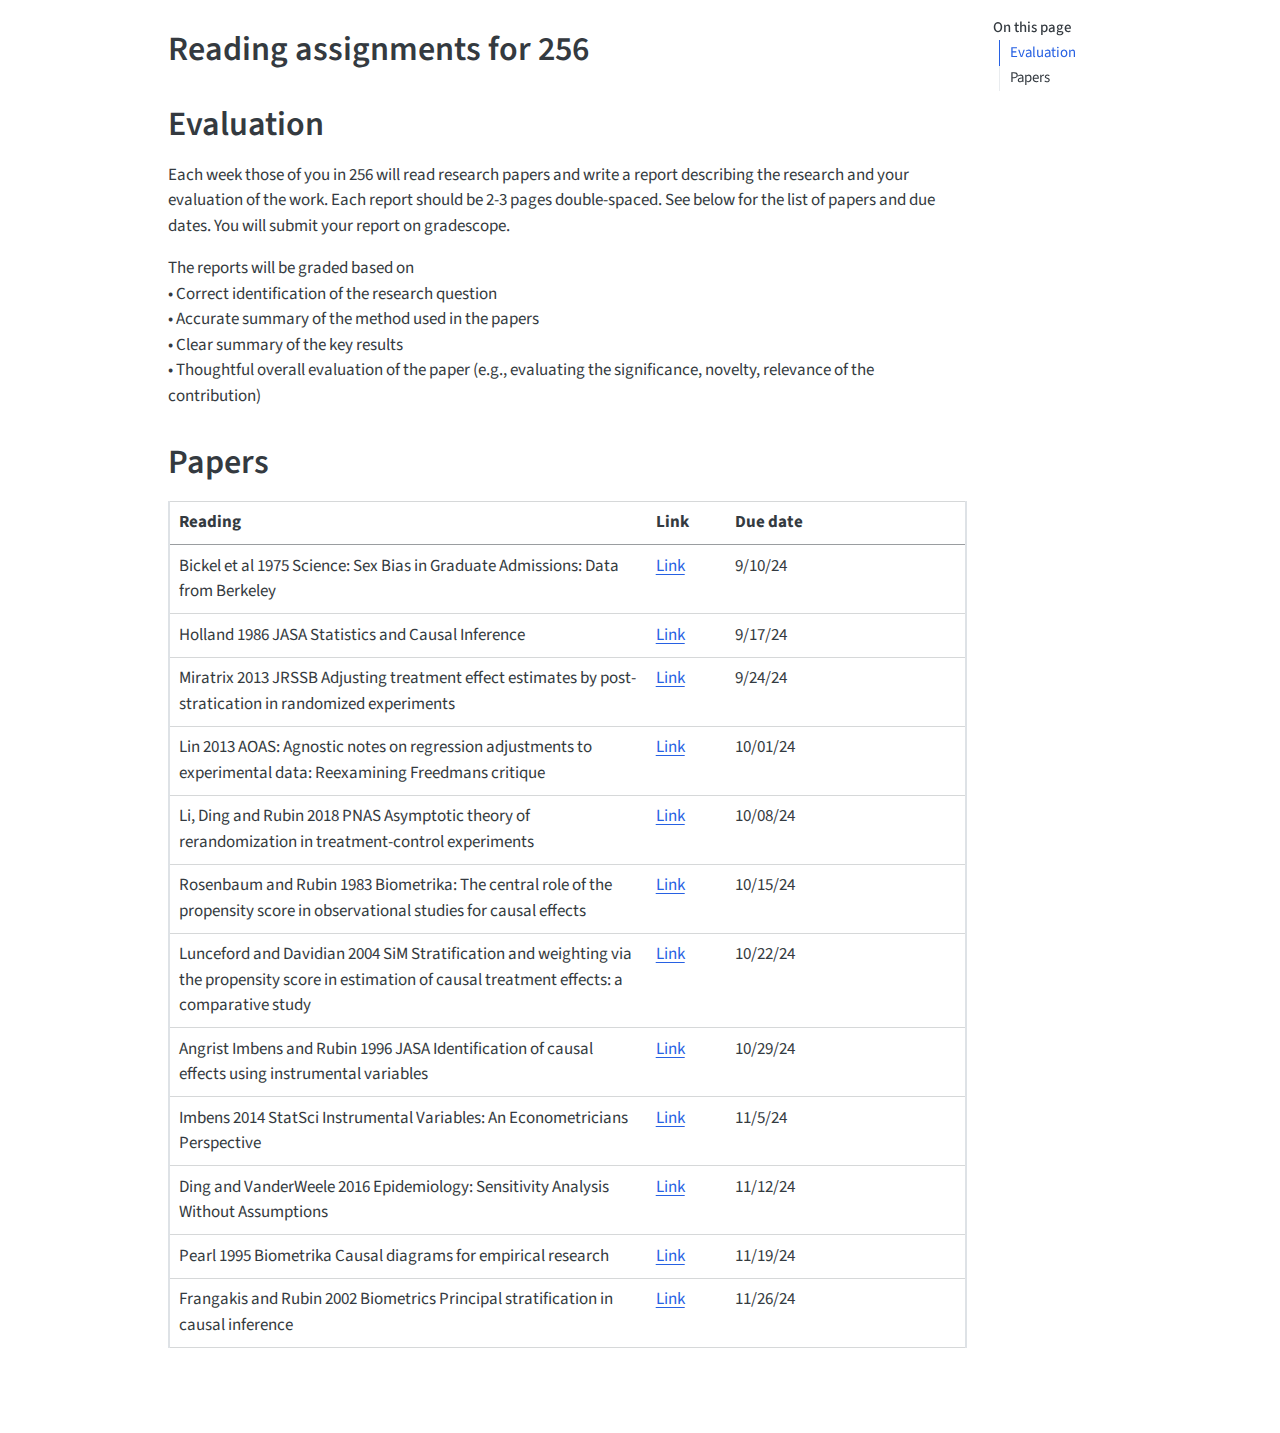
<file: assignments.html>
<!DOCTYPE html>
<html xmlns="http://www.w3.org/1999/xhtml" lang="en" xml:lang="en"><head>

<meta charset="utf-8">
<meta name="generator" content="quarto-1.9.37">

<meta name="viewport" content="width=device-width, initial-scale=1.0, user-scalable=yes">


<title>Reading assignments for 256</title>
<style>
/* Default styles provided by pandoc.
** See https://pandoc.org/MANUAL.html#variables-for-html for config info.
*/
code{white-space: pre-wrap;}
span.smallcaps{font-variant: small-caps;}
div.columns{display: flex; gap: min(4vw, 1.5em);}
div.column{flex: auto; overflow-x: auto;}
div.hanging-indent{margin-left: 1.5em; text-indent: -1.5em;}
ul.task-list{list-style: none;}
ul.task-list li input[type="checkbox"] {
  width: 0.8em;
  margin: 0 0.8em 0.2em -1em; /* quarto-specific, see https://github.com/quarto-dev/quarto-cli/issues/4556 */ 
  vertical-align: middle;
}
</style>


<script src="site_libs/quarto-nav/quarto-nav.js"></script>
<script src="site_libs/quarto-nav/headroom.min.js"></script>
<script src="site_libs/clipboard/clipboard.min.js"></script>
<script src="site_libs/quarto-search/autocomplete.umd.js"></script>
<script src="site_libs/quarto-search/fuse.min.js"></script>
<script src="site_libs/quarto-search/quarto-search.js"></script>
<meta name="quarto:offset" content="./">
<script src="site_libs/quarto-html/quarto.js" type="module"></script>
<script src="site_libs/quarto-html/tabsets/tabsets.js" type="module"></script>
<script src="site_libs/quarto-html/popper.min.js"></script>
<script src="site_libs/quarto-html/tippy.umd.min.js"></script>
<script src="site_libs/quarto-html/anchor.min.js"></script>
<link href="site_libs/quarto-html/tippy.css" rel="stylesheet">
<link href="site_libs/quarto-html/quarto-syntax-highlighting-7f8f88aac4f3542376d5c11b86a4c14d.css" rel="stylesheet" id="quarto-text-highlighting-styles">
<script src="site_libs/bootstrap/bootstrap.min.js"></script>
<link href="site_libs/bootstrap/bootstrap-icons.css" rel="stylesheet">
<link href="site_libs/bootstrap/bootstrap-bfc81c90a4e668f7cc6782dca231ae32.min.css" rel="stylesheet" append-hash="true" id="quarto-bootstrap" data-mode="light">
<script id="quarto-search-options" type="application/json">{
  "location": "sidebar",
  "copy-button": false,
  "collapse-after": 3,
  "panel-placement": "start",
  "type": "textbox",
  "limit": 50,
  "keyboard-shortcut": [
    "f",
    "/",
    "s"
  ],
  "show-item-context": false,
  "language": {
    "search-no-results-text": "No results",
    "search-matching-documents-text": "matching documents",
    "search-copy-link-title": "Copy link to search",
    "search-hide-matches-text": "Hide additional matches",
    "search-more-match-text": "more match in this document",
    "search-more-matches-text": "more matches in this document",
    "search-clear-button-title": "Clear",
    "search-text-placeholder": "",
    "search-detached-cancel-button-title": "Cancel",
    "search-submit-button-title": "Submit",
    "search-label": "Search"
  }
}</script>
<script async="" src="https://www.googletagmanager.com/gtag/js?id=G-QR6SS0MKFJ"></script>

<script type="text/javascript">

window.dataLayer = window.dataLayer || [];
function gtag(){dataLayer.push(arguments);}
gtag('js', new Date());
gtag('config', 'G-QR6SS0MKFJ', { 'anonymize_ip': true});
</script>
<script async="" src="https://siteimproveanalytics.com/js/siteanalyze_6294756.js"></script>


<link rel="stylesheet" href="assets/styles.css">
</head>

<body class="quarto-light">

<div id="quarto-search-results"></div>
<!-- content -->
<div id="quarto-content" class="quarto-container page-columns page-rows-contents page-layout-article">
<!-- sidebar -->
<!-- margin-sidebar -->
    <div id="quarto-margin-sidebar" class="sidebar margin-sidebar">
        <nav id="TOC" role="doc-toc" class="toc-active">
    <h2 id="toc-title">On this page</h2>
   
  <ul>
  <li><a href="#evaluation" id="toc-evaluation" class="nav-link active" data-scroll-target="#evaluation">Evaluation</a></li>
  <li><a href="#papers" id="toc-papers" class="nav-link" data-scroll-target="#papers">Papers</a></li>
  </ul>
</nav>
    </div>
<!-- main -->
<main class="content" id="quarto-document-content">

<header id="title-block-header" class="quarto-title-block default">
<div class="quarto-title">
<h1 class="title">Reading assignments for 256</h1>
</div>



<div class="quarto-title-meta">

    
  
    
  </div>
  


</header>


<section id="evaluation" class="level1">
<h1>Evaluation</h1>
<p>Each week those of you in 256 will read research papers and write a report describing the research and your evaluation of the work. Each report should be 2-3 pages double-spaced. See below for the list of papers and due dates. You will submit your report on gradescope.</p>
<p>The reports will be graded based on <br> • Correct identification of the research question <br> • Accurate summary of the method used in the papers <br> • Clear summary of the key results <br> • Thoughtful overall evaluation of the paper (e.g., evaluating the significance, novelty, relevance of the contribution)</p>
</section>
<section id="papers" class="level1">
<h1>Papers</h1>
<table class="caption-top table">
<thead>
<tr class="header">
<th>Reading</th>
<th>Link</th>
<th>Due date</th>
</tr>
</thead>
<tbody>
<tr class="odd">
<td>Bickel et al 1975 Science: Sex Bias in Graduate Admissions: Data from Berkeley</td>
<td><a href="https://www.jstor.org/stable/pdf/1739581.pdf">Link</a></td>
<td>9/10/24</td>
</tr>
<tr class="even">
<td>Holland 1986 JASA Statistics and Causal Inference</td>
<td><a href="https://www.cs.columbia.edu/~blei/fogm/2022F/readings/Holland1986.pdf">Link</a></td>
<td>9/17/24</td>
</tr>
<tr class="odd">
<td>Miratrix 2013 JRSSB Adjusting treatment effect estimates by post-stratication in randomized experiments</td>
<td><a href="https://rss.onlinelibrary.wiley.com/doi/full/10.1111/j.1467-9868.2012.01048.x">Link</a></td>
<td>9/24/24</td>
</tr>
<tr class="even">
<td>Lin 2013 AOAS: Agnostic notes on regression adjustments to experimental data: Reexamining Freedmans critique</td>
<td><a href="https://projecteuclid.org/journals/annals-of-applied-statistics/volume-7/issue-1/Agnostic-notes-on-regression-adjustments-to-experimental-data--Reexamining/10.1214/12-AOAS583.full">Link</a></td>
<td>10/01/24</td>
</tr>
<tr class="odd">
<td>Li, Ding and Rubin 2018 PNAS Asymptotic theory of rerandomization in treatment-control experiments</td>
<td><a href="https://www.pnas.org/doi/pdf/10.1073/pnas.1808191115">Link</a></td>
<td>10/08/24</td>
</tr>
<tr class="even">
<td>Rosenbaum and Rubin 1983 Biometrika: The central role of the propensity score in observational studies for causal effects</td>
<td><a href="https://academic.oup.com/biomet/article/70/1/41/240879">Link</a></td>
<td>10/15/24</td>
</tr>
<tr class="odd">
<td>Lunceford and Davidian 2004 SiM Stratification and weighting via the propensity score in estimation of causal treatment effects: a comparative study</td>
<td><a href="https://onlinelibrary.wiley.com/doi/abs/10.1002/sim.1903?casa_token=rgWl1UEJxzQAAAAA%3AvcGTYNxR0YAZxnbFWLG4gicJmRhas5fgjoem6XxjOGvKXefH_AdCOjVibOyn2s-vaUXeG3S8lTcI9-U3">Link</a></td>
<td>10/22/24</td>
</tr>
<tr class="even">
<td>Angrist Imbens and Rubin 1996 JASA Identification of causal effects using instrumental variables</td>
<td><a href="https://www.researchgate.net/profile/Joshua-Angrist/publication/38414432_Identification_of_Causal_Effects_Using_Instrumental_Variables_Rejoinder/links/00b4953344a9c27a25000000/Identification-of-Causal-Effects-Using-Instrumental-Variables-Rejoinder.pdf">Link</a></td>
<td>10/29/24</td>
</tr>
<tr class="odd">
<td>Imbens 2014 StatSci Instrumental Variables: An Econometricians Perspective</td>
<td><a href="https://projecteuclid.org/journals/statistical-science/volume-29/issue-3/Instrumental-Variables-An-Econometricians-Perspective/10.1214/14-STS480.full">Link</a></td>
<td>11/5/24</td>
</tr>
<tr class="even">
<td>Ding and VanderWeele 2016 Epidemiology: Sensitivity Analysis Without Assumptions</td>
<td><a href="https://journals.lww.com/epidem/FullText/2016/05000/Sensitivity_Analysis_Without_Assumptions.11.aspx">Link</a></td>
<td>11/12/24</td>
</tr>
<tr class="odd">
<td>Pearl 1995 Biometrika Causal diagrams for empirical research</td>
<td><a href="https://www.jstor.org/stable/2337329">Link</a></td>
<td>11/19/24</td>
</tr>
<tr class="even">
<td>Frangakis and Rubin 2002 Biometrics Principal stratification in causal inference</td>
<td><a href="https://onlinelibrary.wiley.com/doi/abs/10.1111/j.0006-341X.2002.00021.x">Link</a></td>
<td>11/26/24</td>
</tr>
</tbody>
</table>


</section>

</main> <!-- /main -->
<script id="quarto-html-after-body" type="application/javascript">
  window.document.addEventListener("DOMContentLoaded", function (event) {
    const icon = "";
    const anchorJS = new window.AnchorJS();
    anchorJS.options = {
      placement: 'right',
      icon: icon
    };
    anchorJS.add('.anchored');
    const isCodeAnnotation = (el) => {
      for (const clz of el.classList) {
        if (clz.startsWith('code-annotation-')) {                     
          return true;
        }
      }
      return false;
    }
    const onCopySuccess = function(e) {
      // button target
      const button = e.trigger;
      // don't keep focus
      button.blur();
      // flash "checked"
      button.classList.add('code-copy-button-checked');
      var currentTitle = button.getAttribute("title");
      button.setAttribute("title", "Copied!");
      let tooltip;
      if (window.bootstrap) {
        button.setAttribute("data-bs-toggle", "tooltip");
        button.setAttribute("data-bs-placement", "left");
        button.setAttribute("data-bs-title", "Copied!");
        tooltip = new bootstrap.Tooltip(button, 
          { trigger: "manual", 
            customClass: "code-copy-button-tooltip",
            offset: [0, -8]});
        tooltip.show();    
      }
      setTimeout(function() {
        if (tooltip) {
          tooltip.hide();
          button.removeAttribute("data-bs-title");
          button.removeAttribute("data-bs-toggle");
          button.removeAttribute("data-bs-placement");
        }
        button.setAttribute("title", currentTitle);
        button.classList.remove('code-copy-button-checked');
      }, 1000);
      // clear code selection
      e.clearSelection();
    }
    const getTextToCopy = function(trigger) {
      const outerScaffold = trigger.parentElement.cloneNode(true);
      const codeEl = outerScaffold.querySelector('code');
      for (const childEl of codeEl.children) {
        if (isCodeAnnotation(childEl)) {
          childEl.remove();
        }
      }
      return codeEl.innerText;
    }
    const clipboard = new window.ClipboardJS('.code-copy-button:not([data-in-quarto-modal])', {
      text: getTextToCopy
    });
    clipboard.on('success', onCopySuccess);
    if (window.document.getElementById('quarto-embedded-source-code-modal')) {
      const clipboardModal = new window.ClipboardJS('.code-copy-button[data-in-quarto-modal]', {
        text: getTextToCopy,
        container: window.document.getElementById('quarto-embedded-source-code-modal')
      });
      clipboardModal.on('success', onCopySuccess);
    }
      var localhostRegex = new RegExp(/^(?:http|https):\/\/localhost\:?[0-9]*\//);
      var mailtoRegex = new RegExp(/^mailto:/);
        var filterRegex = new RegExp("https:\/\/stat215b\.berkeley\.edu\/spring-2026\/");
      var isInternal = (href) => {
          return filterRegex.test(href) || localhostRegex.test(href) || mailtoRegex.test(href);
      }
      // Inspect non-navigation links and adorn them if external
     var links = window.document.querySelectorAll('a[href]:not(.nav-link):not(.navbar-brand):not(.toc-action):not(.sidebar-link):not(.sidebar-item-toggle):not(.pagination-link):not(.no-external):not([aria-hidden]):not(.dropdown-item):not(.quarto-navigation-tool):not(.about-link)');
      for (var i=0; i<links.length; i++) {
        const link = links[i];
        if (!isInternal(link.href)) {
          // undo the damage that might have been done by quarto-nav.js in the case of
          // links that we want to consider external
          if (link.dataset.originalHref !== undefined) {
            link.href = link.dataset.originalHref;
          }
        }
      }
    function tippyHover(el, contentFn, onTriggerFn, onUntriggerFn) {
      const config = {
        allowHTML: true,
        maxWidth: 500,
        delay: 100,
        arrow: false,
        appendTo: function(el) {
            return el.parentElement;
        },
        interactive: true,
        interactiveBorder: 10,
        theme: 'quarto',
        placement: 'bottom-start',
      };
      if (contentFn) {
        config.content = contentFn;
      }
      if (onTriggerFn) {
        config.onTrigger = onTriggerFn;
      }
      if (onUntriggerFn) {
        config.onUntrigger = onUntriggerFn;
      }
      window.tippy(el, config); 
    }
    const noterefs = window.document.querySelectorAll('a[role="doc-noteref"]');
    for (var i=0; i<noterefs.length; i++) {
      const ref = noterefs[i];
      tippyHover(ref, function() {
        // use id or data attribute instead here
        let href = ref.getAttribute('data-footnote-href') || ref.getAttribute('href');
        try { href = new URL(href).hash; } catch {}
        const id = href.replace(/^#\/?/, "");
        const note = window.document.getElementById(id);
        if (note) {
          return note.innerHTML;
        } else {
          return "";
        }
      });
    }
    const xrefs = window.document.querySelectorAll('a.quarto-xref');
    const processXRef = (id, note) => {
      // Strip column container classes
      const stripColumnClz = (el) => {
        el.classList.remove("page-full", "page-columns");
        if (el.children) {
          for (const child of el.children) {
            stripColumnClz(child);
          }
        }
      }
      stripColumnClz(note)
      if (id === null || id.startsWith('sec-')) {
        // Special case sections, only their first couple elements
        const container = document.createElement("div");
        if (note.children && note.children.length > 2) {
          container.appendChild(note.children[0].cloneNode(true));
          for (let i = 1; i < note.children.length; i++) {
            const child = note.children[i];
            if (child.tagName === "P" && child.innerText === "") {
              continue;
            } else {
              container.appendChild(child.cloneNode(true));
              break;
            }
          }
          if (window.Quarto?.typesetMath) {
            window.Quarto.typesetMath(container);
          }
          return container.innerHTML
        } else {
          if (window.Quarto?.typesetMath) {
            window.Quarto.typesetMath(note);
          }
          return note.innerHTML;
        }
      } else {
        // Remove any anchor links if they are present
        const anchorLink = note.querySelector('a.anchorjs-link');
        if (anchorLink) {
          anchorLink.remove();
        }
        if (window.Quarto?.typesetMath) {
          window.Quarto.typesetMath(note);
        }
        if (note.classList.contains("callout")) {
          return note.outerHTML;
        } else {
          return note.innerHTML;
        }
      }
    }
    for (var i=0; i<xrefs.length; i++) {
      const xref = xrefs[i];
      tippyHover(xref, undefined, function(instance) {
        instance.disable();
        let url = xref.getAttribute('href');
        let hash = undefined; 
        if (url.startsWith('#')) {
          hash = url;
        } else {
          try { hash = new URL(url).hash; } catch {}
        }
        if (hash) {
          const id = hash.replace(/^#\/?/, "");
          const note = window.document.getElementById(id);
          if (note !== null) {
            try {
              const html = processXRef(id, note.cloneNode(true));
              instance.setContent(html);
            } finally {
              instance.enable();
              instance.show();
            }
          } else {
            // See if we can fetch this
            fetch(url.split('#')[0])
            .then(res => res.text())
            .then(html => {
              const parser = new DOMParser();
              const htmlDoc = parser.parseFromString(html, "text/html");
              const note = htmlDoc.getElementById(id);
              if (note !== null) {
                const html = processXRef(id, note);
                instance.setContent(html);
              } 
            }).finally(() => {
              instance.enable();
              instance.show();
            });
          }
        } else {
          // See if we can fetch a full url (with no hash to target)
          // This is a special case and we should probably do some content thinning / targeting
          fetch(url)
          .then(res => res.text())
          .then(html => {
            const parser = new DOMParser();
            const htmlDoc = parser.parseFromString(html, "text/html");
            const note = htmlDoc.querySelector('main.content');
            if (note !== null) {
              // This should only happen for chapter cross references
              // (since there is no id in the URL)
              // remove the first header
              if (note.children.length > 0 && note.children[0].tagName === "HEADER") {
                note.children[0].remove();
              }
              const html = processXRef(null, note);
              instance.setContent(html);
            } 
          }).finally(() => {
            instance.enable();
            instance.show();
          });
        }
      }, function(instance) {
      });
    }
        let selectedAnnoteEl;
        const selectorForAnnotation = ( cell, annotation) => {
          let cellAttr = 'data-code-cell="' + cell + '"';
          let lineAttr = 'data-code-annotation="' +  annotation + '"';
          const selector = 'span[' + cellAttr + '][' + lineAttr + ']';
          return selector;
        }
        const selectCodeLines = (annoteEl) => {
          const doc = window.document;
          const targetCell = annoteEl.getAttribute("data-target-cell");
          const targetAnnotation = annoteEl.getAttribute("data-target-annotation");
          const annoteSpan = window.document.querySelector(selectorForAnnotation(targetCell, targetAnnotation));
          const lines = annoteSpan.getAttribute("data-code-lines").split(",");
          const lineIds = lines.map((line) => {
            return targetCell + "-" + line;
          })
          let top = null;
          let height = null;
          let parent = null;
          if (lineIds.length > 0) {
              //compute the position of the single el (top and bottom and make a div)
              const el = window.document.getElementById(lineIds[0]);
              top = el.offsetTop;
              height = el.offsetHeight;
              parent = el.parentElement.parentElement;
            if (lineIds.length > 1) {
              const lastEl = window.document.getElementById(lineIds[lineIds.length - 1]);
              const bottom = lastEl.offsetTop + lastEl.offsetHeight;
              height = bottom - top;
            }
            if (top !== null && height !== null && parent !== null) {
              // cook up a div (if necessary) and position it 
              let div = window.document.getElementById("code-annotation-line-highlight");
              if (div === null) {
                div = window.document.createElement("div");
                div.setAttribute("id", "code-annotation-line-highlight");
                div.style.position = 'absolute';
                parent.appendChild(div);
              }
              div.style.top = top - 2 + "px";
              div.style.height = height + 4 + "px";
              div.style.left = 0;
              let gutterDiv = window.document.getElementById("code-annotation-line-highlight-gutter");
              if (gutterDiv === null) {
                gutterDiv = window.document.createElement("div");
                gutterDiv.setAttribute("id", "code-annotation-line-highlight-gutter");
                gutterDiv.style.position = 'absolute';
                const codeCell = window.document.getElementById(targetCell);
                const gutter = codeCell.querySelector('.code-annotation-gutter');
                gutter.appendChild(gutterDiv);
              }
              gutterDiv.style.top = top - 2 + "px";
              gutterDiv.style.height = height + 4 + "px";
            }
            selectedAnnoteEl = annoteEl;
          }
        };
        const unselectCodeLines = () => {
          const elementsIds = ["code-annotation-line-highlight", "code-annotation-line-highlight-gutter"];
          elementsIds.forEach((elId) => {
            const div = window.document.getElementById(elId);
            if (div) {
              div.remove();
            }
          });
          selectedAnnoteEl = undefined;
        };
          // Handle positioning of the toggle
      window.addEventListener(
        "resize",
        throttle(() => {
          elRect = undefined;
          if (selectedAnnoteEl) {
            selectCodeLines(selectedAnnoteEl);
          }
        }, 10)
      );
      function throttle(fn, ms) {
      let throttle = false;
      let timer;
        return (...args) => {
          if(!throttle) { // first call gets through
              fn.apply(this, args);
              throttle = true;
          } else { // all the others get throttled
              if(timer) clearTimeout(timer); // cancel #2
              timer = setTimeout(() => {
                fn.apply(this, args);
                timer = throttle = false;
              }, ms);
          }
        };
      }
        // Attach click handler to the DT
        const annoteDls = window.document.querySelectorAll('dt[data-target-cell]');
        for (const annoteDlNode of annoteDls) {
          annoteDlNode.addEventListener('click', (event) => {
            const clickedEl = event.target;
            if (clickedEl !== selectedAnnoteEl) {
              unselectCodeLines();
              const activeEl = window.document.querySelector('dt[data-target-cell].code-annotation-active');
              if (activeEl) {
                activeEl.classList.remove('code-annotation-active');
              }
              selectCodeLines(clickedEl);
              clickedEl.classList.add('code-annotation-active');
            } else {
              // Unselect the line
              unselectCodeLines();
              clickedEl.classList.remove('code-annotation-active');
            }
          });
        }
    const findCites = (el) => {
      const parentEl = el.parentElement;
      if (parentEl) {
        const cites = parentEl.dataset.cites;
        if (cites) {
          return {
            el,
            cites: cites.split(' ')
          };
        } else {
          return findCites(el.parentElement)
        }
      } else {
        return undefined;
      }
    };
    var bibliorefs = window.document.querySelectorAll('a[role="doc-biblioref"]');
    for (var i=0; i<bibliorefs.length; i++) {
      const ref = bibliorefs[i];
      const citeInfo = findCites(ref);
      if (citeInfo) {
        tippyHover(citeInfo.el, function() {
          var popup = window.document.createElement('div');
          citeInfo.cites.forEach(function(cite) {
            var citeDiv = window.document.createElement('div');
            citeDiv.classList.add('hanging-indent');
            citeDiv.classList.add('csl-entry');
            var biblioDiv = window.document.getElementById('ref-' + cite);
            if (biblioDiv) {
              citeDiv.innerHTML = biblioDiv.innerHTML;
            }
            popup.appendChild(citeDiv);
          });
          return popup.innerHTML;
        });
      }
    }
  });
  </script>
</div> <!-- /content -->




</body></html>
</file>
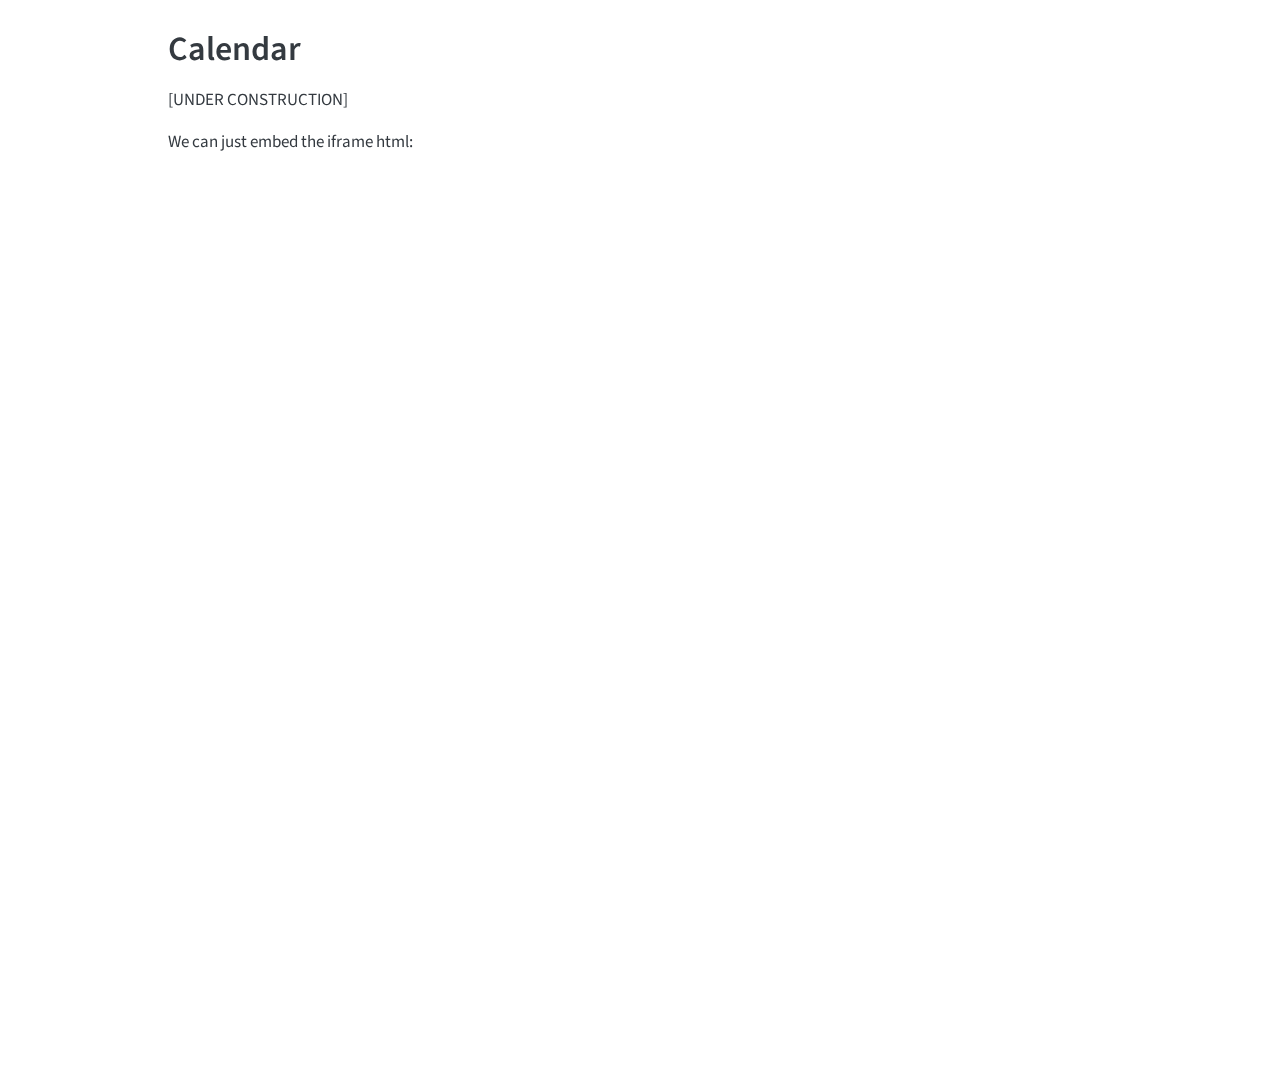
<file: calendar.html>
<!DOCTYPE html>
<html xmlns="http://www.w3.org/1999/xhtml" lang="en" xml:lang="en"><head>

<meta charset="utf-8">
<meta name="generator" content="quarto-1.9.37">

<meta name="viewport" content="width=device-width, initial-scale=1.0, user-scalable=yes">


<title>Calendar</title>
<style>
/* Default styles provided by pandoc.
** See https://pandoc.org/MANUAL.html#variables-for-html for config info.
*/
code{white-space: pre-wrap;}
span.smallcaps{font-variant: small-caps;}
div.columns{display: flex; gap: min(4vw, 1.5em);}
div.column{flex: auto; overflow-x: auto;}
div.hanging-indent{margin-left: 1.5em; text-indent: -1.5em;}
ul.task-list{list-style: none;}
ul.task-list li input[type="checkbox"] {
  width: 0.8em;
  margin: 0 0.8em 0.2em -1em; /* quarto-specific, see https://github.com/quarto-dev/quarto-cli/issues/4556 */ 
  vertical-align: middle;
}
</style>


<script src="site_libs/quarto-nav/quarto-nav.js"></script>
<script src="site_libs/quarto-nav/headroom.min.js"></script>
<script src="site_libs/clipboard/clipboard.min.js"></script>
<script src="site_libs/quarto-search/autocomplete.umd.js"></script>
<script src="site_libs/quarto-search/fuse.min.js"></script>
<script src="site_libs/quarto-search/quarto-search.js"></script>
<meta name="quarto:offset" content="./">
<script src="site_libs/quarto-html/quarto.js" type="module"></script>
<script src="site_libs/quarto-html/tabsets/tabsets.js" type="module"></script>
<script src="site_libs/quarto-html/popper.min.js"></script>
<script src="site_libs/quarto-html/tippy.umd.min.js"></script>
<script src="site_libs/quarto-html/anchor.min.js"></script>
<link href="site_libs/quarto-html/tippy.css" rel="stylesheet">
<link href="site_libs/quarto-html/quarto-syntax-highlighting-7f8f88aac4f3542376d5c11b86a4c14d.css" rel="stylesheet" id="quarto-text-highlighting-styles">
<script src="site_libs/bootstrap/bootstrap.min.js"></script>
<link href="site_libs/bootstrap/bootstrap-icons.css" rel="stylesheet">
<link href="site_libs/bootstrap/bootstrap-bfc81c90a4e668f7cc6782dca231ae32.min.css" rel="stylesheet" append-hash="true" id="quarto-bootstrap" data-mode="light">
<script id="quarto-search-options" type="application/json">{
  "location": "sidebar",
  "copy-button": false,
  "collapse-after": 3,
  "panel-placement": "start",
  "type": "textbox",
  "limit": 50,
  "keyboard-shortcut": [
    "f",
    "/",
    "s"
  ],
  "show-item-context": false,
  "language": {
    "search-no-results-text": "No results",
    "search-matching-documents-text": "matching documents",
    "search-copy-link-title": "Copy link to search",
    "search-hide-matches-text": "Hide additional matches",
    "search-more-match-text": "more match in this document",
    "search-more-matches-text": "more matches in this document",
    "search-clear-button-title": "Clear",
    "search-text-placeholder": "",
    "search-detached-cancel-button-title": "Cancel",
    "search-submit-button-title": "Submit",
    "search-label": "Search"
  }
}</script>
<script async="" src="https://www.googletagmanager.com/gtag/js?id=G-QR6SS0MKFJ"></script>

<script type="text/javascript">

window.dataLayer = window.dataLayer || [];
function gtag(){dataLayer.push(arguments);}
gtag('js', new Date());
gtag('config', 'G-QR6SS0MKFJ', { 'anonymize_ip': true});
</script>
<script async="" src="https://siteimproveanalytics.com/js/siteanalyze_6294756.js"></script>


<link rel="stylesheet" href="assets/styles.css">
</head>

<body class="quarto-light">

<div id="quarto-search-results"></div>
<!-- content -->
<div id="quarto-content" class="quarto-container page-columns page-rows-contents page-layout-article">
<!-- sidebar -->
<!-- margin-sidebar -->
    <div id="quarto-margin-sidebar" class="sidebar margin-sidebar zindex-bottom">
        
    </div>
<!-- main -->
<main class="content" id="quarto-document-content">

<header id="title-block-header" class="quarto-title-block default">
<div class="quarto-title">
<h1 class="title">Calendar</h1>
</div>



<div class="quarto-title-meta">

    
  
    
  </div>
  


</header>


<p>[UNDER CONSTRUCTION]</p>
<p>We can just embed the iframe html:</p>
<iframe src="https://calendar.google.com/calendar/embed?height=600&amp;wkst=1&amp;bgcolor=%23ffffff&amp;ctz=America%2FLos_Angeles&amp;showTitle=0&amp;mode=WEEK&amp;src=Y190OGE0MzY1cGhmY20wMGUyOW1oMXVha3Fuc0Bncm91cC5jYWxlbmRhci5nb29nbGUuY29t&amp;src=Y19wZjBhcmZlYnBndGtiNTJlb25jbzNxMmVwMEBncm91cC5jYWxlbmRhci5nb29nbGUuY29t&amp;src=Y19hZWNnMGE0djVlYmdjbDh0amo3cTcyNm9wNEBncm91cC5jYWxlbmRhci5nb29nbGUuY29t&amp;src=Y19pZmlxOTA3MGI5OGprMDJoYnI4cDM3djNlc0Bncm91cC5jYWxlbmRhci5nb29nbGUuY29t&amp;src=c_469240f03417bcbdddb731b455bbff98dba55de11c5afb03fff0657e39522b54%40group.calendar.google.com&amp;color=%237CB342&amp;color=%23795548&amp;color=%233F51B5&amp;color=%23D50000&amp;color=%235229A3" height="800" width="800" title="an embedded website (could be a calendar)">
</iframe>



</main> <!-- /main -->
<script id="quarto-html-after-body" type="application/javascript">
  window.document.addEventListener("DOMContentLoaded", function (event) {
    const icon = "";
    const anchorJS = new window.AnchorJS();
    anchorJS.options = {
      placement: 'right',
      icon: icon
    };
    anchorJS.add('.anchored');
    const isCodeAnnotation = (el) => {
      for (const clz of el.classList) {
        if (clz.startsWith('code-annotation-')) {                     
          return true;
        }
      }
      return false;
    }
    const onCopySuccess = function(e) {
      // button target
      const button = e.trigger;
      // don't keep focus
      button.blur();
      // flash "checked"
      button.classList.add('code-copy-button-checked');
      var currentTitle = button.getAttribute("title");
      button.setAttribute("title", "Copied!");
      let tooltip;
      if (window.bootstrap) {
        button.setAttribute("data-bs-toggle", "tooltip");
        button.setAttribute("data-bs-placement", "left");
        button.setAttribute("data-bs-title", "Copied!");
        tooltip = new bootstrap.Tooltip(button, 
          { trigger: "manual", 
            customClass: "code-copy-button-tooltip",
            offset: [0, -8]});
        tooltip.show();    
      }
      setTimeout(function() {
        if (tooltip) {
          tooltip.hide();
          button.removeAttribute("data-bs-title");
          button.removeAttribute("data-bs-toggle");
          button.removeAttribute("data-bs-placement");
        }
        button.setAttribute("title", currentTitle);
        button.classList.remove('code-copy-button-checked');
      }, 1000);
      // clear code selection
      e.clearSelection();
    }
    const getTextToCopy = function(trigger) {
      const outerScaffold = trigger.parentElement.cloneNode(true);
      const codeEl = outerScaffold.querySelector('code');
      for (const childEl of codeEl.children) {
        if (isCodeAnnotation(childEl)) {
          childEl.remove();
        }
      }
      return codeEl.innerText;
    }
    const clipboard = new window.ClipboardJS('.code-copy-button:not([data-in-quarto-modal])', {
      text: getTextToCopy
    });
    clipboard.on('success', onCopySuccess);
    if (window.document.getElementById('quarto-embedded-source-code-modal')) {
      const clipboardModal = new window.ClipboardJS('.code-copy-button[data-in-quarto-modal]', {
        text: getTextToCopy,
        container: window.document.getElementById('quarto-embedded-source-code-modal')
      });
      clipboardModal.on('success', onCopySuccess);
    }
      var localhostRegex = new RegExp(/^(?:http|https):\/\/localhost\:?[0-9]*\//);
      var mailtoRegex = new RegExp(/^mailto:/);
        var filterRegex = new RegExp("https:\/\/stat215b\.berkeley\.edu\/spring-2026\/");
      var isInternal = (href) => {
          return filterRegex.test(href) || localhostRegex.test(href) || mailtoRegex.test(href);
      }
      // Inspect non-navigation links and adorn them if external
     var links = window.document.querySelectorAll('a[href]:not(.nav-link):not(.navbar-brand):not(.toc-action):not(.sidebar-link):not(.sidebar-item-toggle):not(.pagination-link):not(.no-external):not([aria-hidden]):not(.dropdown-item):not(.quarto-navigation-tool):not(.about-link)');
      for (var i=0; i<links.length; i++) {
        const link = links[i];
        if (!isInternal(link.href)) {
          // undo the damage that might have been done by quarto-nav.js in the case of
          // links that we want to consider external
          if (link.dataset.originalHref !== undefined) {
            link.href = link.dataset.originalHref;
          }
        }
      }
    function tippyHover(el, contentFn, onTriggerFn, onUntriggerFn) {
      const config = {
        allowHTML: true,
        maxWidth: 500,
        delay: 100,
        arrow: false,
        appendTo: function(el) {
            return el.parentElement;
        },
        interactive: true,
        interactiveBorder: 10,
        theme: 'quarto',
        placement: 'bottom-start',
      };
      if (contentFn) {
        config.content = contentFn;
      }
      if (onTriggerFn) {
        config.onTrigger = onTriggerFn;
      }
      if (onUntriggerFn) {
        config.onUntrigger = onUntriggerFn;
      }
      window.tippy(el, config); 
    }
    const noterefs = window.document.querySelectorAll('a[role="doc-noteref"]');
    for (var i=0; i<noterefs.length; i++) {
      const ref = noterefs[i];
      tippyHover(ref, function() {
        // use id or data attribute instead here
        let href = ref.getAttribute('data-footnote-href') || ref.getAttribute('href');
        try { href = new URL(href).hash; } catch {}
        const id = href.replace(/^#\/?/, "");
        const note = window.document.getElementById(id);
        if (note) {
          return note.innerHTML;
        } else {
          return "";
        }
      });
    }
    const xrefs = window.document.querySelectorAll('a.quarto-xref');
    const processXRef = (id, note) => {
      // Strip column container classes
      const stripColumnClz = (el) => {
        el.classList.remove("page-full", "page-columns");
        if (el.children) {
          for (const child of el.children) {
            stripColumnClz(child);
          }
        }
      }
      stripColumnClz(note)
      if (id === null || id.startsWith('sec-')) {
        // Special case sections, only their first couple elements
        const container = document.createElement("div");
        if (note.children && note.children.length > 2) {
          container.appendChild(note.children[0].cloneNode(true));
          for (let i = 1; i < note.children.length; i++) {
            const child = note.children[i];
            if (child.tagName === "P" && child.innerText === "") {
              continue;
            } else {
              container.appendChild(child.cloneNode(true));
              break;
            }
          }
          if (window.Quarto?.typesetMath) {
            window.Quarto.typesetMath(container);
          }
          return container.innerHTML
        } else {
          if (window.Quarto?.typesetMath) {
            window.Quarto.typesetMath(note);
          }
          return note.innerHTML;
        }
      } else {
        // Remove any anchor links if they are present
        const anchorLink = note.querySelector('a.anchorjs-link');
        if (anchorLink) {
          anchorLink.remove();
        }
        if (window.Quarto?.typesetMath) {
          window.Quarto.typesetMath(note);
        }
        if (note.classList.contains("callout")) {
          return note.outerHTML;
        } else {
          return note.innerHTML;
        }
      }
    }
    for (var i=0; i<xrefs.length; i++) {
      const xref = xrefs[i];
      tippyHover(xref, undefined, function(instance) {
        instance.disable();
        let url = xref.getAttribute('href');
        let hash = undefined; 
        if (url.startsWith('#')) {
          hash = url;
        } else {
          try { hash = new URL(url).hash; } catch {}
        }
        if (hash) {
          const id = hash.replace(/^#\/?/, "");
          const note = window.document.getElementById(id);
          if (note !== null) {
            try {
              const html = processXRef(id, note.cloneNode(true));
              instance.setContent(html);
            } finally {
              instance.enable();
              instance.show();
            }
          } else {
            // See if we can fetch this
            fetch(url.split('#')[0])
            .then(res => res.text())
            .then(html => {
              const parser = new DOMParser();
              const htmlDoc = parser.parseFromString(html, "text/html");
              const note = htmlDoc.getElementById(id);
              if (note !== null) {
                const html = processXRef(id, note);
                instance.setContent(html);
              } 
            }).finally(() => {
              instance.enable();
              instance.show();
            });
          }
        } else {
          // See if we can fetch a full url (with no hash to target)
          // This is a special case and we should probably do some content thinning / targeting
          fetch(url)
          .then(res => res.text())
          .then(html => {
            const parser = new DOMParser();
            const htmlDoc = parser.parseFromString(html, "text/html");
            const note = htmlDoc.querySelector('main.content');
            if (note !== null) {
              // This should only happen for chapter cross references
              // (since there is no id in the URL)
              // remove the first header
              if (note.children.length > 0 && note.children[0].tagName === "HEADER") {
                note.children[0].remove();
              }
              const html = processXRef(null, note);
              instance.setContent(html);
            } 
          }).finally(() => {
            instance.enable();
            instance.show();
          });
        }
      }, function(instance) {
      });
    }
        let selectedAnnoteEl;
        const selectorForAnnotation = ( cell, annotation) => {
          let cellAttr = 'data-code-cell="' + cell + '"';
          let lineAttr = 'data-code-annotation="' +  annotation + '"';
          const selector = 'span[' + cellAttr + '][' + lineAttr + ']';
          return selector;
        }
        const selectCodeLines = (annoteEl) => {
          const doc = window.document;
          const targetCell = annoteEl.getAttribute("data-target-cell");
          const targetAnnotation = annoteEl.getAttribute("data-target-annotation");
          const annoteSpan = window.document.querySelector(selectorForAnnotation(targetCell, targetAnnotation));
          const lines = annoteSpan.getAttribute("data-code-lines").split(",");
          const lineIds = lines.map((line) => {
            return targetCell + "-" + line;
          })
          let top = null;
          let height = null;
          let parent = null;
          if (lineIds.length > 0) {
              //compute the position of the single el (top and bottom and make a div)
              const el = window.document.getElementById(lineIds[0]);
              top = el.offsetTop;
              height = el.offsetHeight;
              parent = el.parentElement.parentElement;
            if (lineIds.length > 1) {
              const lastEl = window.document.getElementById(lineIds[lineIds.length - 1]);
              const bottom = lastEl.offsetTop + lastEl.offsetHeight;
              height = bottom - top;
            }
            if (top !== null && height !== null && parent !== null) {
              // cook up a div (if necessary) and position it 
              let div = window.document.getElementById("code-annotation-line-highlight");
              if (div === null) {
                div = window.document.createElement("div");
                div.setAttribute("id", "code-annotation-line-highlight");
                div.style.position = 'absolute';
                parent.appendChild(div);
              }
              div.style.top = top - 2 + "px";
              div.style.height = height + 4 + "px";
              div.style.left = 0;
              let gutterDiv = window.document.getElementById("code-annotation-line-highlight-gutter");
              if (gutterDiv === null) {
                gutterDiv = window.document.createElement("div");
                gutterDiv.setAttribute("id", "code-annotation-line-highlight-gutter");
                gutterDiv.style.position = 'absolute';
                const codeCell = window.document.getElementById(targetCell);
                const gutter = codeCell.querySelector('.code-annotation-gutter');
                gutter.appendChild(gutterDiv);
              }
              gutterDiv.style.top = top - 2 + "px";
              gutterDiv.style.height = height + 4 + "px";
            }
            selectedAnnoteEl = annoteEl;
          }
        };
        const unselectCodeLines = () => {
          const elementsIds = ["code-annotation-line-highlight", "code-annotation-line-highlight-gutter"];
          elementsIds.forEach((elId) => {
            const div = window.document.getElementById(elId);
            if (div) {
              div.remove();
            }
          });
          selectedAnnoteEl = undefined;
        };
          // Handle positioning of the toggle
      window.addEventListener(
        "resize",
        throttle(() => {
          elRect = undefined;
          if (selectedAnnoteEl) {
            selectCodeLines(selectedAnnoteEl);
          }
        }, 10)
      );
      function throttle(fn, ms) {
      let throttle = false;
      let timer;
        return (...args) => {
          if(!throttle) { // first call gets through
              fn.apply(this, args);
              throttle = true;
          } else { // all the others get throttled
              if(timer) clearTimeout(timer); // cancel #2
              timer = setTimeout(() => {
                fn.apply(this, args);
                timer = throttle = false;
              }, ms);
          }
        };
      }
        // Attach click handler to the DT
        const annoteDls = window.document.querySelectorAll('dt[data-target-cell]');
        for (const annoteDlNode of annoteDls) {
          annoteDlNode.addEventListener('click', (event) => {
            const clickedEl = event.target;
            if (clickedEl !== selectedAnnoteEl) {
              unselectCodeLines();
              const activeEl = window.document.querySelector('dt[data-target-cell].code-annotation-active');
              if (activeEl) {
                activeEl.classList.remove('code-annotation-active');
              }
              selectCodeLines(clickedEl);
              clickedEl.classList.add('code-annotation-active');
            } else {
              // Unselect the line
              unselectCodeLines();
              clickedEl.classList.remove('code-annotation-active');
            }
          });
        }
    const findCites = (el) => {
      const parentEl = el.parentElement;
      if (parentEl) {
        const cites = parentEl.dataset.cites;
        if (cites) {
          return {
            el,
            cites: cites.split(' ')
          };
        } else {
          return findCites(el.parentElement)
        }
      } else {
        return undefined;
      }
    };
    var bibliorefs = window.document.querySelectorAll('a[role="doc-biblioref"]');
    for (var i=0; i<bibliorefs.length; i++) {
      const ref = bibliorefs[i];
      const citeInfo = findCites(ref);
      if (citeInfo) {
        tippyHover(citeInfo.el, function() {
          var popup = window.document.createElement('div');
          citeInfo.cites.forEach(function(cite) {
            var citeDiv = window.document.createElement('div');
            citeDiv.classList.add('hanging-indent');
            citeDiv.classList.add('csl-entry');
            var biblioDiv = window.document.getElementById('ref-' + cite);
            if (biblioDiv) {
              citeDiv.innerHTML = biblioDiv.innerHTML;
            }
            popup.appendChild(citeDiv);
          });
          return popup.innerHTML;
        });
      }
    }
  });
  </script>
</div> <!-- /content -->




</body></html>
</file>
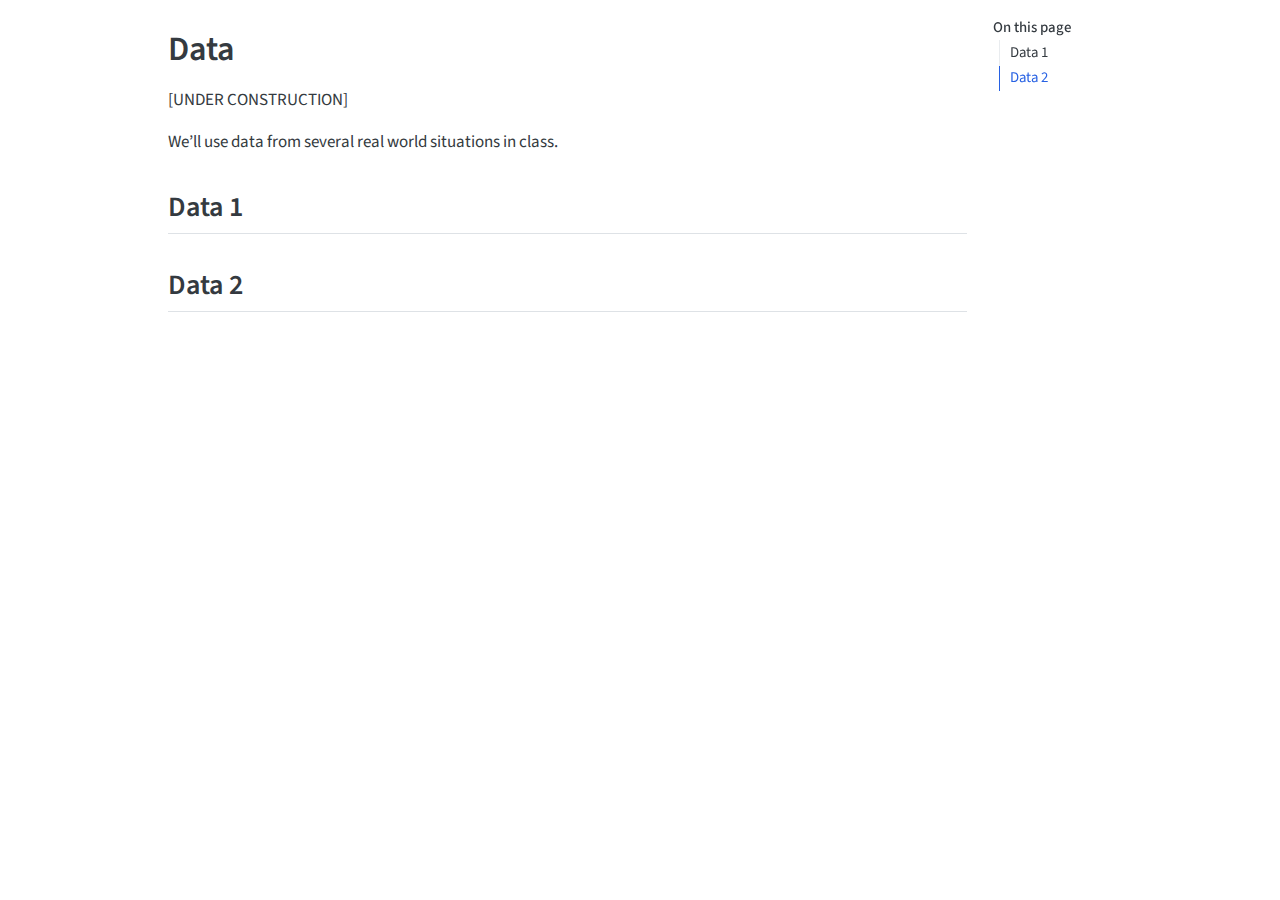
<file: data.html>
<!DOCTYPE html>
<html xmlns="http://www.w3.org/1999/xhtml" lang="en" xml:lang="en"><head>

<meta charset="utf-8">
<meta name="generator" content="quarto-1.9.37">

<meta name="viewport" content="width=device-width, initial-scale=1.0, user-scalable=yes">


<title>Data</title>
<style>
/* Default styles provided by pandoc.
** See https://pandoc.org/MANUAL.html#variables-for-html for config info.
*/
code{white-space: pre-wrap;}
span.smallcaps{font-variant: small-caps;}
div.columns{display: flex; gap: min(4vw, 1.5em);}
div.column{flex: auto; overflow-x: auto;}
div.hanging-indent{margin-left: 1.5em; text-indent: -1.5em;}
ul.task-list{list-style: none;}
ul.task-list li input[type="checkbox"] {
  width: 0.8em;
  margin: 0 0.8em 0.2em -1em; /* quarto-specific, see https://github.com/quarto-dev/quarto-cli/issues/4556 */ 
  vertical-align: middle;
}
</style>


<script src="site_libs/quarto-nav/quarto-nav.js"></script>
<script src="site_libs/quarto-nav/headroom.min.js"></script>
<script src="site_libs/clipboard/clipboard.min.js"></script>
<script src="site_libs/quarto-search/autocomplete.umd.js"></script>
<script src="site_libs/quarto-search/fuse.min.js"></script>
<script src="site_libs/quarto-search/quarto-search.js"></script>
<meta name="quarto:offset" content="./">
<script src="site_libs/quarto-html/quarto.js" type="module"></script>
<script src="site_libs/quarto-html/tabsets/tabsets.js" type="module"></script>
<script src="site_libs/quarto-html/popper.min.js"></script>
<script src="site_libs/quarto-html/tippy.umd.min.js"></script>
<script src="site_libs/quarto-html/anchor.min.js"></script>
<link href="site_libs/quarto-html/tippy.css" rel="stylesheet">
<link href="site_libs/quarto-html/quarto-syntax-highlighting-7f8f88aac4f3542376d5c11b86a4c14d.css" rel="stylesheet" id="quarto-text-highlighting-styles">
<script src="site_libs/bootstrap/bootstrap.min.js"></script>
<link href="site_libs/bootstrap/bootstrap-icons.css" rel="stylesheet">
<link href="site_libs/bootstrap/bootstrap-bfc81c90a4e668f7cc6782dca231ae32.min.css" rel="stylesheet" append-hash="true" id="quarto-bootstrap" data-mode="light">
<script id="quarto-search-options" type="application/json">{
  "location": "sidebar",
  "copy-button": false,
  "collapse-after": 3,
  "panel-placement": "start",
  "type": "textbox",
  "limit": 50,
  "keyboard-shortcut": [
    "f",
    "/",
    "s"
  ],
  "show-item-context": false,
  "language": {
    "search-no-results-text": "No results",
    "search-matching-documents-text": "matching documents",
    "search-copy-link-title": "Copy link to search",
    "search-hide-matches-text": "Hide additional matches",
    "search-more-match-text": "more match in this document",
    "search-more-matches-text": "more matches in this document",
    "search-clear-button-title": "Clear",
    "search-text-placeholder": "",
    "search-detached-cancel-button-title": "Cancel",
    "search-submit-button-title": "Submit",
    "search-label": "Search"
  }
}</script>
<script async="" src="https://www.googletagmanager.com/gtag/js?id=G-QR6SS0MKFJ"></script>

<script type="text/javascript">

window.dataLayer = window.dataLayer || [];
function gtag(){dataLayer.push(arguments);}
gtag('js', new Date());
gtag('config', 'G-QR6SS0MKFJ', { 'anonymize_ip': true});
</script>
<script async="" src="https://siteimproveanalytics.com/js/siteanalyze_6294756.js"></script>


<link rel="stylesheet" href="assets/styles.css">
</head>

<body class="quarto-light">

<div id="quarto-search-results"></div>
<!-- content -->
<div id="quarto-content" class="quarto-container page-columns page-rows-contents page-layout-article">
<!-- sidebar -->
<!-- margin-sidebar -->
    <div id="quarto-margin-sidebar" class="sidebar margin-sidebar">
        <nav id="TOC" role="doc-toc" class="toc-active">
    <h2 id="toc-title">On this page</h2>
   
  <ul>
  <li><a href="#data-1" id="toc-data-1" class="nav-link active" data-scroll-target="#data-1">Data 1</a></li>
  <li><a href="#data-2" id="toc-data-2" class="nav-link" data-scroll-target="#data-2">Data 2</a></li>
  </ul>
</nav>
    </div>
<!-- main -->
<main class="content" id="quarto-document-content">

<header id="title-block-header" class="quarto-title-block default">
<div class="quarto-title">
<h1 class="title">Data</h1>
</div>



<div class="quarto-title-meta">

    
  
    
  </div>
  


</header>


<p>[UNDER CONSTRUCTION]</p>
<p>We’ll use data from several real world situations in class.</p>
<section id="data-1" class="level2">
<h2 class="anchored" data-anchor-id="data-1">Data 1</h2>
</section>
<section id="data-2" class="level2">
<h2 class="anchored" data-anchor-id="data-2">Data 2</h2>


</section>

</main> <!-- /main -->
<script id="quarto-html-after-body" type="application/javascript">
  window.document.addEventListener("DOMContentLoaded", function (event) {
    const icon = "";
    const anchorJS = new window.AnchorJS();
    anchorJS.options = {
      placement: 'right',
      icon: icon
    };
    anchorJS.add('.anchored');
    const isCodeAnnotation = (el) => {
      for (const clz of el.classList) {
        if (clz.startsWith('code-annotation-')) {                     
          return true;
        }
      }
      return false;
    }
    const onCopySuccess = function(e) {
      // button target
      const button = e.trigger;
      // don't keep focus
      button.blur();
      // flash "checked"
      button.classList.add('code-copy-button-checked');
      var currentTitle = button.getAttribute("title");
      button.setAttribute("title", "Copied!");
      let tooltip;
      if (window.bootstrap) {
        button.setAttribute("data-bs-toggle", "tooltip");
        button.setAttribute("data-bs-placement", "left");
        button.setAttribute("data-bs-title", "Copied!");
        tooltip = new bootstrap.Tooltip(button, 
          { trigger: "manual", 
            customClass: "code-copy-button-tooltip",
            offset: [0, -8]});
        tooltip.show();    
      }
      setTimeout(function() {
        if (tooltip) {
          tooltip.hide();
          button.removeAttribute("data-bs-title");
          button.removeAttribute("data-bs-toggle");
          button.removeAttribute("data-bs-placement");
        }
        button.setAttribute("title", currentTitle);
        button.classList.remove('code-copy-button-checked');
      }, 1000);
      // clear code selection
      e.clearSelection();
    }
    const getTextToCopy = function(trigger) {
      const outerScaffold = trigger.parentElement.cloneNode(true);
      const codeEl = outerScaffold.querySelector('code');
      for (const childEl of codeEl.children) {
        if (isCodeAnnotation(childEl)) {
          childEl.remove();
        }
      }
      return codeEl.innerText;
    }
    const clipboard = new window.ClipboardJS('.code-copy-button:not([data-in-quarto-modal])', {
      text: getTextToCopy
    });
    clipboard.on('success', onCopySuccess);
    if (window.document.getElementById('quarto-embedded-source-code-modal')) {
      const clipboardModal = new window.ClipboardJS('.code-copy-button[data-in-quarto-modal]', {
        text: getTextToCopy,
        container: window.document.getElementById('quarto-embedded-source-code-modal')
      });
      clipboardModal.on('success', onCopySuccess);
    }
      var localhostRegex = new RegExp(/^(?:http|https):\/\/localhost\:?[0-9]*\//);
      var mailtoRegex = new RegExp(/^mailto:/);
        var filterRegex = new RegExp("https:\/\/stat215b\.berkeley\.edu\/spring-2026\/");
      var isInternal = (href) => {
          return filterRegex.test(href) || localhostRegex.test(href) || mailtoRegex.test(href);
      }
      // Inspect non-navigation links and adorn them if external
     var links = window.document.querySelectorAll('a[href]:not(.nav-link):not(.navbar-brand):not(.toc-action):not(.sidebar-link):not(.sidebar-item-toggle):not(.pagination-link):not(.no-external):not([aria-hidden]):not(.dropdown-item):not(.quarto-navigation-tool):not(.about-link)');
      for (var i=0; i<links.length; i++) {
        const link = links[i];
        if (!isInternal(link.href)) {
          // undo the damage that might have been done by quarto-nav.js in the case of
          // links that we want to consider external
          if (link.dataset.originalHref !== undefined) {
            link.href = link.dataset.originalHref;
          }
        }
      }
    function tippyHover(el, contentFn, onTriggerFn, onUntriggerFn) {
      const config = {
        allowHTML: true,
        maxWidth: 500,
        delay: 100,
        arrow: false,
        appendTo: function(el) {
            return el.parentElement;
        },
        interactive: true,
        interactiveBorder: 10,
        theme: 'quarto',
        placement: 'bottom-start',
      };
      if (contentFn) {
        config.content = contentFn;
      }
      if (onTriggerFn) {
        config.onTrigger = onTriggerFn;
      }
      if (onUntriggerFn) {
        config.onUntrigger = onUntriggerFn;
      }
      window.tippy(el, config); 
    }
    const noterefs = window.document.querySelectorAll('a[role="doc-noteref"]');
    for (var i=0; i<noterefs.length; i++) {
      const ref = noterefs[i];
      tippyHover(ref, function() {
        // use id or data attribute instead here
        let href = ref.getAttribute('data-footnote-href') || ref.getAttribute('href');
        try { href = new URL(href).hash; } catch {}
        const id = href.replace(/^#\/?/, "");
        const note = window.document.getElementById(id);
        if (note) {
          return note.innerHTML;
        } else {
          return "";
        }
      });
    }
    const xrefs = window.document.querySelectorAll('a.quarto-xref');
    const processXRef = (id, note) => {
      // Strip column container classes
      const stripColumnClz = (el) => {
        el.classList.remove("page-full", "page-columns");
        if (el.children) {
          for (const child of el.children) {
            stripColumnClz(child);
          }
        }
      }
      stripColumnClz(note)
      if (id === null || id.startsWith('sec-')) {
        // Special case sections, only their first couple elements
        const container = document.createElement("div");
        if (note.children && note.children.length > 2) {
          container.appendChild(note.children[0].cloneNode(true));
          for (let i = 1; i < note.children.length; i++) {
            const child = note.children[i];
            if (child.tagName === "P" && child.innerText === "") {
              continue;
            } else {
              container.appendChild(child.cloneNode(true));
              break;
            }
          }
          if (window.Quarto?.typesetMath) {
            window.Quarto.typesetMath(container);
          }
          return container.innerHTML
        } else {
          if (window.Quarto?.typesetMath) {
            window.Quarto.typesetMath(note);
          }
          return note.innerHTML;
        }
      } else {
        // Remove any anchor links if they are present
        const anchorLink = note.querySelector('a.anchorjs-link');
        if (anchorLink) {
          anchorLink.remove();
        }
        if (window.Quarto?.typesetMath) {
          window.Quarto.typesetMath(note);
        }
        if (note.classList.contains("callout")) {
          return note.outerHTML;
        } else {
          return note.innerHTML;
        }
      }
    }
    for (var i=0; i<xrefs.length; i++) {
      const xref = xrefs[i];
      tippyHover(xref, undefined, function(instance) {
        instance.disable();
        let url = xref.getAttribute('href');
        let hash = undefined; 
        if (url.startsWith('#')) {
          hash = url;
        } else {
          try { hash = new URL(url).hash; } catch {}
        }
        if (hash) {
          const id = hash.replace(/^#\/?/, "");
          const note = window.document.getElementById(id);
          if (note !== null) {
            try {
              const html = processXRef(id, note.cloneNode(true));
              instance.setContent(html);
            } finally {
              instance.enable();
              instance.show();
            }
          } else {
            // See if we can fetch this
            fetch(url.split('#')[0])
            .then(res => res.text())
            .then(html => {
              const parser = new DOMParser();
              const htmlDoc = parser.parseFromString(html, "text/html");
              const note = htmlDoc.getElementById(id);
              if (note !== null) {
                const html = processXRef(id, note);
                instance.setContent(html);
              } 
            }).finally(() => {
              instance.enable();
              instance.show();
            });
          }
        } else {
          // See if we can fetch a full url (with no hash to target)
          // This is a special case and we should probably do some content thinning / targeting
          fetch(url)
          .then(res => res.text())
          .then(html => {
            const parser = new DOMParser();
            const htmlDoc = parser.parseFromString(html, "text/html");
            const note = htmlDoc.querySelector('main.content');
            if (note !== null) {
              // This should only happen for chapter cross references
              // (since there is no id in the URL)
              // remove the first header
              if (note.children.length > 0 && note.children[0].tagName === "HEADER") {
                note.children[0].remove();
              }
              const html = processXRef(null, note);
              instance.setContent(html);
            } 
          }).finally(() => {
            instance.enable();
            instance.show();
          });
        }
      }, function(instance) {
      });
    }
        let selectedAnnoteEl;
        const selectorForAnnotation = ( cell, annotation) => {
          let cellAttr = 'data-code-cell="' + cell + '"';
          let lineAttr = 'data-code-annotation="' +  annotation + '"';
          const selector = 'span[' + cellAttr + '][' + lineAttr + ']';
          return selector;
        }
        const selectCodeLines = (annoteEl) => {
          const doc = window.document;
          const targetCell = annoteEl.getAttribute("data-target-cell");
          const targetAnnotation = annoteEl.getAttribute("data-target-annotation");
          const annoteSpan = window.document.querySelector(selectorForAnnotation(targetCell, targetAnnotation));
          const lines = annoteSpan.getAttribute("data-code-lines").split(",");
          const lineIds = lines.map((line) => {
            return targetCell + "-" + line;
          })
          let top = null;
          let height = null;
          let parent = null;
          if (lineIds.length > 0) {
              //compute the position of the single el (top and bottom and make a div)
              const el = window.document.getElementById(lineIds[0]);
              top = el.offsetTop;
              height = el.offsetHeight;
              parent = el.parentElement.parentElement;
            if (lineIds.length > 1) {
              const lastEl = window.document.getElementById(lineIds[lineIds.length - 1]);
              const bottom = lastEl.offsetTop + lastEl.offsetHeight;
              height = bottom - top;
            }
            if (top !== null && height !== null && parent !== null) {
              // cook up a div (if necessary) and position it 
              let div = window.document.getElementById("code-annotation-line-highlight");
              if (div === null) {
                div = window.document.createElement("div");
                div.setAttribute("id", "code-annotation-line-highlight");
                div.style.position = 'absolute';
                parent.appendChild(div);
              }
              div.style.top = top - 2 + "px";
              div.style.height = height + 4 + "px";
              div.style.left = 0;
              let gutterDiv = window.document.getElementById("code-annotation-line-highlight-gutter");
              if (gutterDiv === null) {
                gutterDiv = window.document.createElement("div");
                gutterDiv.setAttribute("id", "code-annotation-line-highlight-gutter");
                gutterDiv.style.position = 'absolute';
                const codeCell = window.document.getElementById(targetCell);
                const gutter = codeCell.querySelector('.code-annotation-gutter');
                gutter.appendChild(gutterDiv);
              }
              gutterDiv.style.top = top - 2 + "px";
              gutterDiv.style.height = height + 4 + "px";
            }
            selectedAnnoteEl = annoteEl;
          }
        };
        const unselectCodeLines = () => {
          const elementsIds = ["code-annotation-line-highlight", "code-annotation-line-highlight-gutter"];
          elementsIds.forEach((elId) => {
            const div = window.document.getElementById(elId);
            if (div) {
              div.remove();
            }
          });
          selectedAnnoteEl = undefined;
        };
          // Handle positioning of the toggle
      window.addEventListener(
        "resize",
        throttle(() => {
          elRect = undefined;
          if (selectedAnnoteEl) {
            selectCodeLines(selectedAnnoteEl);
          }
        }, 10)
      );
      function throttle(fn, ms) {
      let throttle = false;
      let timer;
        return (...args) => {
          if(!throttle) { // first call gets through
              fn.apply(this, args);
              throttle = true;
          } else { // all the others get throttled
              if(timer) clearTimeout(timer); // cancel #2
              timer = setTimeout(() => {
                fn.apply(this, args);
                timer = throttle = false;
              }, ms);
          }
        };
      }
        // Attach click handler to the DT
        const annoteDls = window.document.querySelectorAll('dt[data-target-cell]');
        for (const annoteDlNode of annoteDls) {
          annoteDlNode.addEventListener('click', (event) => {
            const clickedEl = event.target;
            if (clickedEl !== selectedAnnoteEl) {
              unselectCodeLines();
              const activeEl = window.document.querySelector('dt[data-target-cell].code-annotation-active');
              if (activeEl) {
                activeEl.classList.remove('code-annotation-active');
              }
              selectCodeLines(clickedEl);
              clickedEl.classList.add('code-annotation-active');
            } else {
              // Unselect the line
              unselectCodeLines();
              clickedEl.classList.remove('code-annotation-active');
            }
          });
        }
    const findCites = (el) => {
      const parentEl = el.parentElement;
      if (parentEl) {
        const cites = parentEl.dataset.cites;
        if (cites) {
          return {
            el,
            cites: cites.split(' ')
          };
        } else {
          return findCites(el.parentElement)
        }
      } else {
        return undefined;
      }
    };
    var bibliorefs = window.document.querySelectorAll('a[role="doc-biblioref"]');
    for (var i=0; i<bibliorefs.length; i++) {
      const ref = bibliorefs[i];
      const citeInfo = findCites(ref);
      if (citeInfo) {
        tippyHover(citeInfo.el, function() {
          var popup = window.document.createElement('div');
          citeInfo.cites.forEach(function(cite) {
            var citeDiv = window.document.createElement('div');
            citeDiv.classList.add('hanging-indent');
            citeDiv.classList.add('csl-entry');
            var biblioDiv = window.document.getElementById('ref-' + cite);
            if (biblioDiv) {
              citeDiv.innerHTML = biblioDiv.innerHTML;
            }
            popup.appendChild(citeDiv);
          });
          return popup.innerHTML;
        });
      }
    }
  });
  </script>
</div> <!-- /content -->




</body></html>
</file>
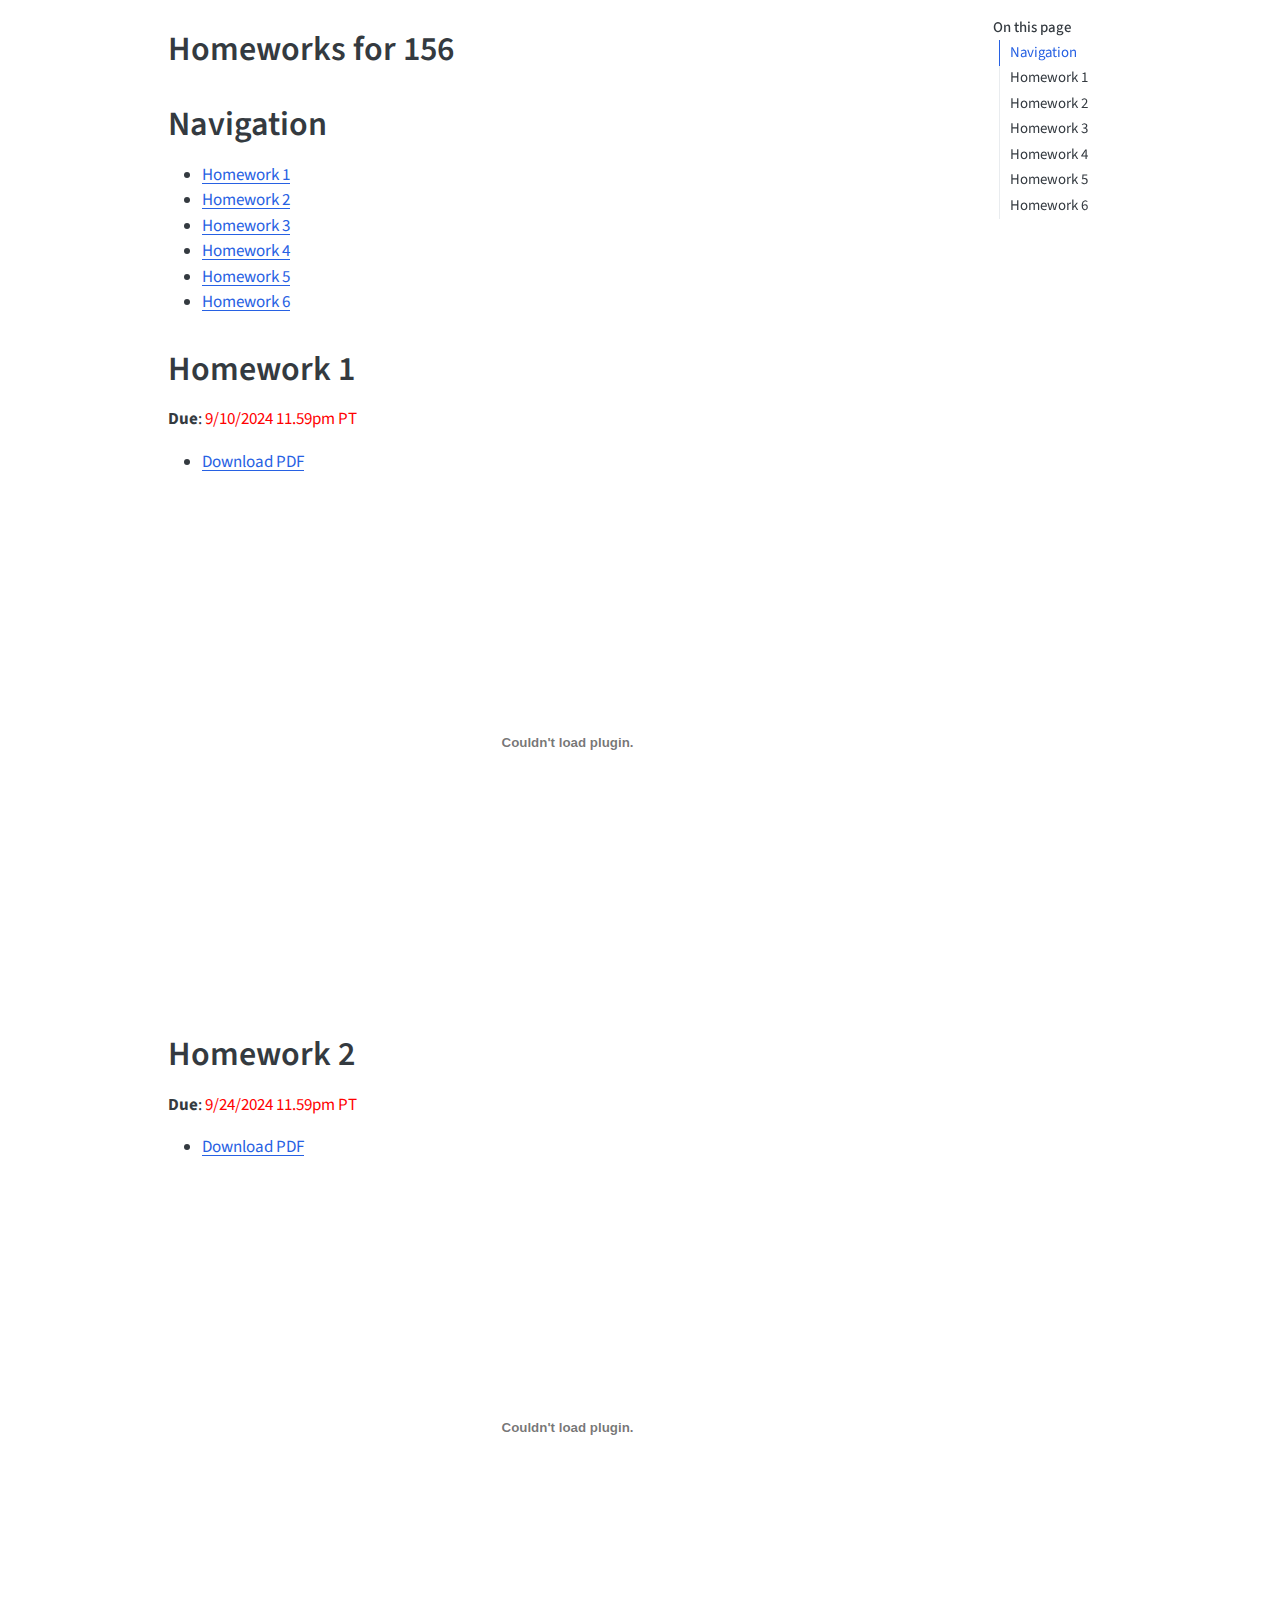
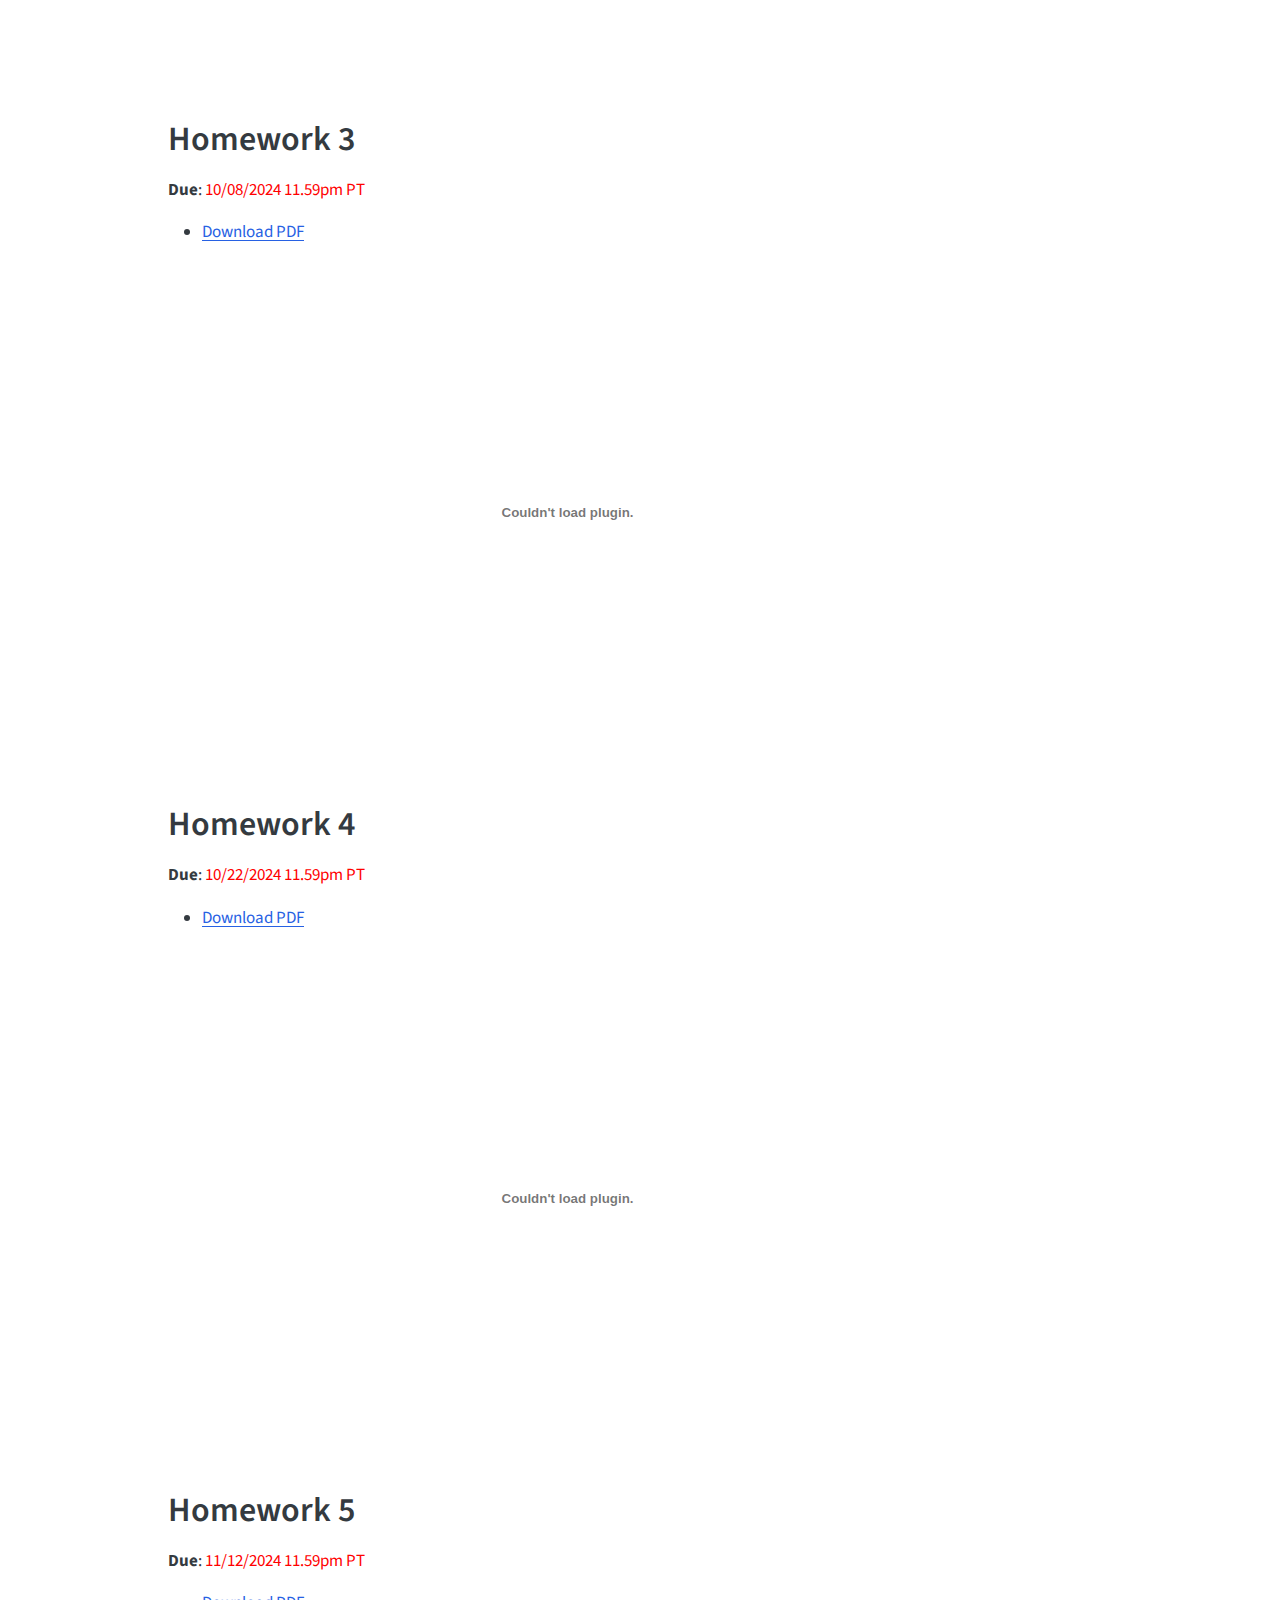
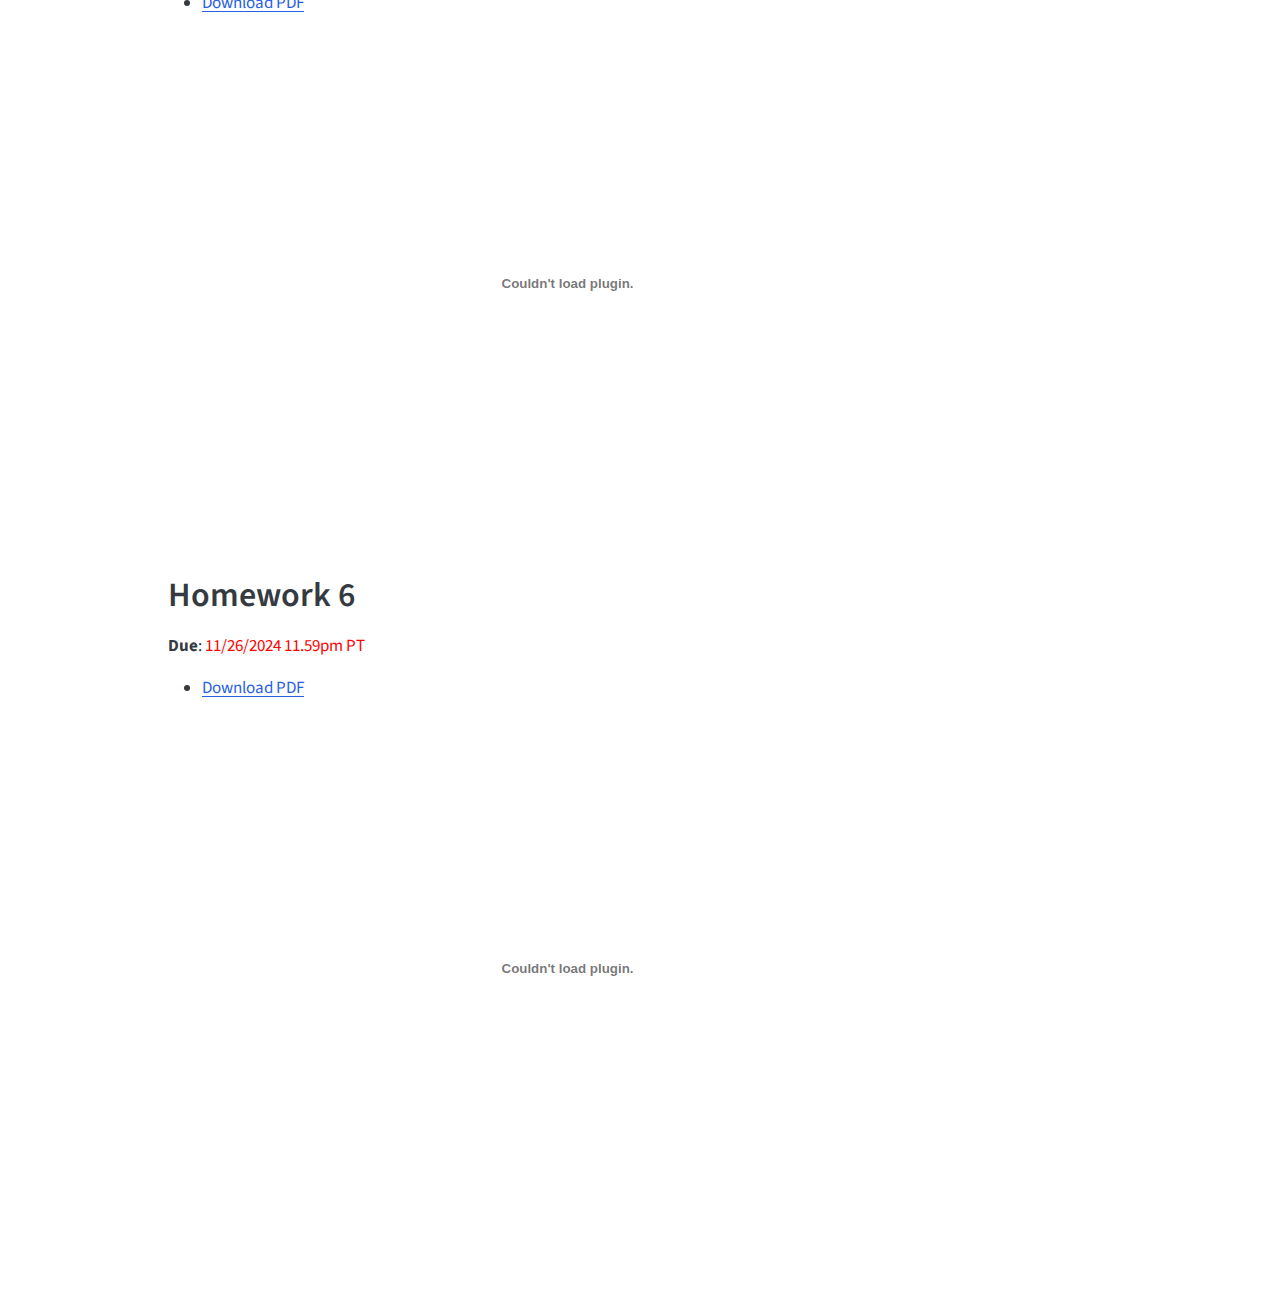
<file: homeworks.html>
<!DOCTYPE html>
<html xmlns="http://www.w3.org/1999/xhtml" lang="en" xml:lang="en"><head>

<meta charset="utf-8">
<meta name="generator" content="quarto-1.9.37">

<meta name="viewport" content="width=device-width, initial-scale=1.0, user-scalable=yes">


<title>Homeworks for 156</title>
<style>
/* Default styles provided by pandoc.
** See https://pandoc.org/MANUAL.html#variables-for-html for config info.
*/
code{white-space: pre-wrap;}
span.smallcaps{font-variant: small-caps;}
div.columns{display: flex; gap: min(4vw, 1.5em);}
div.column{flex: auto; overflow-x: auto;}
div.hanging-indent{margin-left: 1.5em; text-indent: -1.5em;}
ul.task-list{list-style: none;}
ul.task-list li input[type="checkbox"] {
  width: 0.8em;
  margin: 0 0.8em 0.2em -1em; /* quarto-specific, see https://github.com/quarto-dev/quarto-cli/issues/4556 */ 
  vertical-align: middle;
}
</style>


<script src="site_libs/quarto-nav/quarto-nav.js"></script>
<script src="site_libs/quarto-nav/headroom.min.js"></script>
<script src="site_libs/clipboard/clipboard.min.js"></script>
<script src="site_libs/quarto-search/autocomplete.umd.js"></script>
<script src="site_libs/quarto-search/fuse.min.js"></script>
<script src="site_libs/quarto-search/quarto-search.js"></script>
<meta name="quarto:offset" content="./">
<script src="site_libs/quarto-html/quarto.js" type="module"></script>
<script src="site_libs/quarto-html/tabsets/tabsets.js" type="module"></script>
<script src="site_libs/quarto-html/popper.min.js"></script>
<script src="site_libs/quarto-html/tippy.umd.min.js"></script>
<script src="site_libs/quarto-html/anchor.min.js"></script>
<link href="site_libs/quarto-html/tippy.css" rel="stylesheet">
<link href="site_libs/quarto-html/quarto-syntax-highlighting-7f8f88aac4f3542376d5c11b86a4c14d.css" rel="stylesheet" id="quarto-text-highlighting-styles">
<script src="site_libs/bootstrap/bootstrap.min.js"></script>
<link href="site_libs/bootstrap/bootstrap-icons.css" rel="stylesheet">
<link href="site_libs/bootstrap/bootstrap-bfc81c90a4e668f7cc6782dca231ae32.min.css" rel="stylesheet" append-hash="true" id="quarto-bootstrap" data-mode="light">
<script id="quarto-search-options" type="application/json">{
  "location": "sidebar",
  "copy-button": false,
  "collapse-after": 3,
  "panel-placement": "start",
  "type": "textbox",
  "limit": 50,
  "keyboard-shortcut": [
    "f",
    "/",
    "s"
  ],
  "show-item-context": false,
  "language": {
    "search-no-results-text": "No results",
    "search-matching-documents-text": "matching documents",
    "search-copy-link-title": "Copy link to search",
    "search-hide-matches-text": "Hide additional matches",
    "search-more-match-text": "more match in this document",
    "search-more-matches-text": "more matches in this document",
    "search-clear-button-title": "Clear",
    "search-text-placeholder": "",
    "search-detached-cancel-button-title": "Cancel",
    "search-submit-button-title": "Submit",
    "search-label": "Search"
  }
}</script>
<script async="" src="https://www.googletagmanager.com/gtag/js?id=G-QR6SS0MKFJ"></script>

<script type="text/javascript">

window.dataLayer = window.dataLayer || [];
function gtag(){dataLayer.push(arguments);}
gtag('js', new Date());
gtag('config', 'G-QR6SS0MKFJ', { 'anonymize_ip': true});
</script>
<script async="" src="https://siteimproveanalytics.com/js/siteanalyze_6294756.js"></script>


<link rel="stylesheet" href="assets/styles.css">
</head>

<body class="quarto-light">

<div id="quarto-search-results"></div>
<!-- content -->
<div id="quarto-content" class="quarto-container page-columns page-rows-contents page-layout-article">
<!-- sidebar -->
<!-- margin-sidebar -->
    <div id="quarto-margin-sidebar" class="sidebar margin-sidebar">
        <nav id="TOC" role="doc-toc" class="toc-active">
    <h2 id="toc-title">On this page</h2>
   
  <ul>
  <li><a href="#navigation" id="toc-navigation" class="nav-link active" data-scroll-target="#navigation">Navigation</a></li>
  <li><a href="#homework-1" id="toc-homework-1" class="nav-link" data-scroll-target="#homework-1">Homework 1</a></li>
  <li><a href="#homework-2" id="toc-homework-2" class="nav-link" data-scroll-target="#homework-2">Homework 2</a></li>
  <li><a href="#homework-3" id="toc-homework-3" class="nav-link" data-scroll-target="#homework-3">Homework 3</a></li>
  <li><a href="#homework-4" id="toc-homework-4" class="nav-link" data-scroll-target="#homework-4">Homework 4</a></li>
  <li><a href="#homework-5" id="toc-homework-5" class="nav-link" data-scroll-target="#homework-5">Homework 5</a></li>
  <li><a href="#homework-6" id="toc-homework-6" class="nav-link" data-scroll-target="#homework-6">Homework 6</a></li>
  </ul>
</nav>
    </div>
<!-- main -->
<main class="content" id="quarto-document-content">

<header id="title-block-header" class="quarto-title-block default">
<div class="quarto-title">
<h1 class="title">Homeworks for 156</h1>
</div>



<div class="quarto-title-meta">

    
  
    
  </div>
  


</header>


<section id="navigation" class="level1">
<h1>Navigation</h1>
<ul>
<li><a href="#homework-1">Homework 1</a></li>
<li><a href="#homework-2">Homework 2</a></li>
<li><a href="#homework-3">Homework 3</a></li>
<li><a href="#homework-4">Homework 4</a></li>
<li><a href="#homework-5">Homework 5</a></li>
<li><a href="#homework-6">Homework 6</a></li>
</ul>
</section>
<section id="homework-1" class="level1">
<h1>Homework 1</h1>
<p><strong>Due</strong>: <span style="color:red">9/10/2024 11.59pm PT</span></p>
<ul>
<li><a href="./HW1.pdf">Download PDF</a></li>
</ul>
<embed src="./HW1.pdf" type="application/pdf" width="100%" height="500px" title="Embedded PDF Viewer">
</section>
<section id="homework-2" class="level1">
<h1>Homework 2</h1>
<p><strong>Due</strong>: <span style="color:red">9/24/2024 11.59pm PT</span></p>
<ul>
<li><a href="./HW2.pdf">Download PDF</a></li>
</ul>
<embed src="./HW2.pdf" type="application/pdf" width="100%" height="500px" title="Embedded PDF Viewer">
</section>
<section id="homework-3" class="level1">
<h1>Homework 3</h1>
<p><strong>Due</strong>: <span style="color:red">10/08/2024 11.59pm PT</span></p>
<ul>
<li><a href="./HW3.pdf">Download PDF</a></li>
</ul>
<embed src="./HW3.pdf" type="application/pdf" width="100%" height="500px" title="Embedded PDF Viewer">
</section>
<section id="homework-4" class="level1">
<h1>Homework 4</h1>
<p><strong>Due</strong>: <span style="color:red">10/22/2024 11.59pm PT</span></p>
<ul>
<li><a href="./HW4.pdf">Download PDF</a></li>
</ul>
<embed src="./HW4.pdf" type="application/pdf" width="100%" height="500px" title="Embedded PDF Viewer">
</section>
<section id="homework-5" class="level1">
<h1>Homework 5</h1>
<p><strong>Due</strong>: <span style="color:red">11/12/2024 11.59pm PT</span></p>
<ul>
<li><a href="./HW5.pdf">Download PDF</a></li>
</ul>
<embed src="./HW5.pdf" type="application/pdf" width="100%" height="500px" title="Embedded PDF Viewer">
</section>
<section id="homework-6" class="level1">
<h1>Homework 6</h1>
<p><strong>Due</strong>: <span style="color:red">11/26/2024 11.59pm PT</span></p>
<ul>
<li><a href="./HW6.pdf">Download PDF</a></li>
</ul>
<embed src="./HW6.pdf" type="application/pdf" width="100%" height="500px" title="Embedded PDF Viewer">


</section>

</main> <!-- /main -->
<script id="quarto-html-after-body" type="application/javascript">
  window.document.addEventListener("DOMContentLoaded", function (event) {
    const icon = "";
    const anchorJS = new window.AnchorJS();
    anchorJS.options = {
      placement: 'right',
      icon: icon
    };
    anchorJS.add('.anchored');
    const isCodeAnnotation = (el) => {
      for (const clz of el.classList) {
        if (clz.startsWith('code-annotation-')) {                     
          return true;
        }
      }
      return false;
    }
    const onCopySuccess = function(e) {
      // button target
      const button = e.trigger;
      // don't keep focus
      button.blur();
      // flash "checked"
      button.classList.add('code-copy-button-checked');
      var currentTitle = button.getAttribute("title");
      button.setAttribute("title", "Copied!");
      let tooltip;
      if (window.bootstrap) {
        button.setAttribute("data-bs-toggle", "tooltip");
        button.setAttribute("data-bs-placement", "left");
        button.setAttribute("data-bs-title", "Copied!");
        tooltip = new bootstrap.Tooltip(button, 
          { trigger: "manual", 
            customClass: "code-copy-button-tooltip",
            offset: [0, -8]});
        tooltip.show();    
      }
      setTimeout(function() {
        if (tooltip) {
          tooltip.hide();
          button.removeAttribute("data-bs-title");
          button.removeAttribute("data-bs-toggle");
          button.removeAttribute("data-bs-placement");
        }
        button.setAttribute("title", currentTitle);
        button.classList.remove('code-copy-button-checked');
      }, 1000);
      // clear code selection
      e.clearSelection();
    }
    const getTextToCopy = function(trigger) {
      const outerScaffold = trigger.parentElement.cloneNode(true);
      const codeEl = outerScaffold.querySelector('code');
      for (const childEl of codeEl.children) {
        if (isCodeAnnotation(childEl)) {
          childEl.remove();
        }
      }
      return codeEl.innerText;
    }
    const clipboard = new window.ClipboardJS('.code-copy-button:not([data-in-quarto-modal])', {
      text: getTextToCopy
    });
    clipboard.on('success', onCopySuccess);
    if (window.document.getElementById('quarto-embedded-source-code-modal')) {
      const clipboardModal = new window.ClipboardJS('.code-copy-button[data-in-quarto-modal]', {
        text: getTextToCopy,
        container: window.document.getElementById('quarto-embedded-source-code-modal')
      });
      clipboardModal.on('success', onCopySuccess);
    }
      var localhostRegex = new RegExp(/^(?:http|https):\/\/localhost\:?[0-9]*\//);
      var mailtoRegex = new RegExp(/^mailto:/);
        var filterRegex = new RegExp("https:\/\/stat215b\.berkeley\.edu\/spring-2026\/");
      var isInternal = (href) => {
          return filterRegex.test(href) || localhostRegex.test(href) || mailtoRegex.test(href);
      }
      // Inspect non-navigation links and adorn them if external
     var links = window.document.querySelectorAll('a[href]:not(.nav-link):not(.navbar-brand):not(.toc-action):not(.sidebar-link):not(.sidebar-item-toggle):not(.pagination-link):not(.no-external):not([aria-hidden]):not(.dropdown-item):not(.quarto-navigation-tool):not(.about-link)');
      for (var i=0; i<links.length; i++) {
        const link = links[i];
        if (!isInternal(link.href)) {
          // undo the damage that might have been done by quarto-nav.js in the case of
          // links that we want to consider external
          if (link.dataset.originalHref !== undefined) {
            link.href = link.dataset.originalHref;
          }
        }
      }
    function tippyHover(el, contentFn, onTriggerFn, onUntriggerFn) {
      const config = {
        allowHTML: true,
        maxWidth: 500,
        delay: 100,
        arrow: false,
        appendTo: function(el) {
            return el.parentElement;
        },
        interactive: true,
        interactiveBorder: 10,
        theme: 'quarto',
        placement: 'bottom-start',
      };
      if (contentFn) {
        config.content = contentFn;
      }
      if (onTriggerFn) {
        config.onTrigger = onTriggerFn;
      }
      if (onUntriggerFn) {
        config.onUntrigger = onUntriggerFn;
      }
      window.tippy(el, config); 
    }
    const noterefs = window.document.querySelectorAll('a[role="doc-noteref"]');
    for (var i=0; i<noterefs.length; i++) {
      const ref = noterefs[i];
      tippyHover(ref, function() {
        // use id or data attribute instead here
        let href = ref.getAttribute('data-footnote-href') || ref.getAttribute('href');
        try { href = new URL(href).hash; } catch {}
        const id = href.replace(/^#\/?/, "");
        const note = window.document.getElementById(id);
        if (note) {
          return note.innerHTML;
        } else {
          return "";
        }
      });
    }
    const xrefs = window.document.querySelectorAll('a.quarto-xref');
    const processXRef = (id, note) => {
      // Strip column container classes
      const stripColumnClz = (el) => {
        el.classList.remove("page-full", "page-columns");
        if (el.children) {
          for (const child of el.children) {
            stripColumnClz(child);
          }
        }
      }
      stripColumnClz(note)
      if (id === null || id.startsWith('sec-')) {
        // Special case sections, only their first couple elements
        const container = document.createElement("div");
        if (note.children && note.children.length > 2) {
          container.appendChild(note.children[0].cloneNode(true));
          for (let i = 1; i < note.children.length; i++) {
            const child = note.children[i];
            if (child.tagName === "P" && child.innerText === "") {
              continue;
            } else {
              container.appendChild(child.cloneNode(true));
              break;
            }
          }
          if (window.Quarto?.typesetMath) {
            window.Quarto.typesetMath(container);
          }
          return container.innerHTML
        } else {
          if (window.Quarto?.typesetMath) {
            window.Quarto.typesetMath(note);
          }
          return note.innerHTML;
        }
      } else {
        // Remove any anchor links if they are present
        const anchorLink = note.querySelector('a.anchorjs-link');
        if (anchorLink) {
          anchorLink.remove();
        }
        if (window.Quarto?.typesetMath) {
          window.Quarto.typesetMath(note);
        }
        if (note.classList.contains("callout")) {
          return note.outerHTML;
        } else {
          return note.innerHTML;
        }
      }
    }
    for (var i=0; i<xrefs.length; i++) {
      const xref = xrefs[i];
      tippyHover(xref, undefined, function(instance) {
        instance.disable();
        let url = xref.getAttribute('href');
        let hash = undefined; 
        if (url.startsWith('#')) {
          hash = url;
        } else {
          try { hash = new URL(url).hash; } catch {}
        }
        if (hash) {
          const id = hash.replace(/^#\/?/, "");
          const note = window.document.getElementById(id);
          if (note !== null) {
            try {
              const html = processXRef(id, note.cloneNode(true));
              instance.setContent(html);
            } finally {
              instance.enable();
              instance.show();
            }
          } else {
            // See if we can fetch this
            fetch(url.split('#')[0])
            .then(res => res.text())
            .then(html => {
              const parser = new DOMParser();
              const htmlDoc = parser.parseFromString(html, "text/html");
              const note = htmlDoc.getElementById(id);
              if (note !== null) {
                const html = processXRef(id, note);
                instance.setContent(html);
              } 
            }).finally(() => {
              instance.enable();
              instance.show();
            });
          }
        } else {
          // See if we can fetch a full url (with no hash to target)
          // This is a special case and we should probably do some content thinning / targeting
          fetch(url)
          .then(res => res.text())
          .then(html => {
            const parser = new DOMParser();
            const htmlDoc = parser.parseFromString(html, "text/html");
            const note = htmlDoc.querySelector('main.content');
            if (note !== null) {
              // This should only happen for chapter cross references
              // (since there is no id in the URL)
              // remove the first header
              if (note.children.length > 0 && note.children[0].tagName === "HEADER") {
                note.children[0].remove();
              }
              const html = processXRef(null, note);
              instance.setContent(html);
            } 
          }).finally(() => {
            instance.enable();
            instance.show();
          });
        }
      }, function(instance) {
      });
    }
        let selectedAnnoteEl;
        const selectorForAnnotation = ( cell, annotation) => {
          let cellAttr = 'data-code-cell="' + cell + '"';
          let lineAttr = 'data-code-annotation="' +  annotation + '"';
          const selector = 'span[' + cellAttr + '][' + lineAttr + ']';
          return selector;
        }
        const selectCodeLines = (annoteEl) => {
          const doc = window.document;
          const targetCell = annoteEl.getAttribute("data-target-cell");
          const targetAnnotation = annoteEl.getAttribute("data-target-annotation");
          const annoteSpan = window.document.querySelector(selectorForAnnotation(targetCell, targetAnnotation));
          const lines = annoteSpan.getAttribute("data-code-lines").split(",");
          const lineIds = lines.map((line) => {
            return targetCell + "-" + line;
          })
          let top = null;
          let height = null;
          let parent = null;
          if (lineIds.length > 0) {
              //compute the position of the single el (top and bottom and make a div)
              const el = window.document.getElementById(lineIds[0]);
              top = el.offsetTop;
              height = el.offsetHeight;
              parent = el.parentElement.parentElement;
            if (lineIds.length > 1) {
              const lastEl = window.document.getElementById(lineIds[lineIds.length - 1]);
              const bottom = lastEl.offsetTop + lastEl.offsetHeight;
              height = bottom - top;
            }
            if (top !== null && height !== null && parent !== null) {
              // cook up a div (if necessary) and position it 
              let div = window.document.getElementById("code-annotation-line-highlight");
              if (div === null) {
                div = window.document.createElement("div");
                div.setAttribute("id", "code-annotation-line-highlight");
                div.style.position = 'absolute';
                parent.appendChild(div);
              }
              div.style.top = top - 2 + "px";
              div.style.height = height + 4 + "px";
              div.style.left = 0;
              let gutterDiv = window.document.getElementById("code-annotation-line-highlight-gutter");
              if (gutterDiv === null) {
                gutterDiv = window.document.createElement("div");
                gutterDiv.setAttribute("id", "code-annotation-line-highlight-gutter");
                gutterDiv.style.position = 'absolute';
                const codeCell = window.document.getElementById(targetCell);
                const gutter = codeCell.querySelector('.code-annotation-gutter');
                gutter.appendChild(gutterDiv);
              }
              gutterDiv.style.top = top - 2 + "px";
              gutterDiv.style.height = height + 4 + "px";
            }
            selectedAnnoteEl = annoteEl;
          }
        };
        const unselectCodeLines = () => {
          const elementsIds = ["code-annotation-line-highlight", "code-annotation-line-highlight-gutter"];
          elementsIds.forEach((elId) => {
            const div = window.document.getElementById(elId);
            if (div) {
              div.remove();
            }
          });
          selectedAnnoteEl = undefined;
        };
          // Handle positioning of the toggle
      window.addEventListener(
        "resize",
        throttle(() => {
          elRect = undefined;
          if (selectedAnnoteEl) {
            selectCodeLines(selectedAnnoteEl);
          }
        }, 10)
      );
      function throttle(fn, ms) {
      let throttle = false;
      let timer;
        return (...args) => {
          if(!throttle) { // first call gets through
              fn.apply(this, args);
              throttle = true;
          } else { // all the others get throttled
              if(timer) clearTimeout(timer); // cancel #2
              timer = setTimeout(() => {
                fn.apply(this, args);
                timer = throttle = false;
              }, ms);
          }
        };
      }
        // Attach click handler to the DT
        const annoteDls = window.document.querySelectorAll('dt[data-target-cell]');
        for (const annoteDlNode of annoteDls) {
          annoteDlNode.addEventListener('click', (event) => {
            const clickedEl = event.target;
            if (clickedEl !== selectedAnnoteEl) {
              unselectCodeLines();
              const activeEl = window.document.querySelector('dt[data-target-cell].code-annotation-active');
              if (activeEl) {
                activeEl.classList.remove('code-annotation-active');
              }
              selectCodeLines(clickedEl);
              clickedEl.classList.add('code-annotation-active');
            } else {
              // Unselect the line
              unselectCodeLines();
              clickedEl.classList.remove('code-annotation-active');
            }
          });
        }
    const findCites = (el) => {
      const parentEl = el.parentElement;
      if (parentEl) {
        const cites = parentEl.dataset.cites;
        if (cites) {
          return {
            el,
            cites: cites.split(' ')
          };
        } else {
          return findCites(el.parentElement)
        }
      } else {
        return undefined;
      }
    };
    var bibliorefs = window.document.querySelectorAll('a[role="doc-biblioref"]');
    for (var i=0; i<bibliorefs.length; i++) {
      const ref = bibliorefs[i];
      const citeInfo = findCites(ref);
      if (citeInfo) {
        tippyHover(citeInfo.el, function() {
          var popup = window.document.createElement('div');
          citeInfo.cites.forEach(function(cite) {
            var citeDiv = window.document.createElement('div');
            citeDiv.classList.add('hanging-indent');
            citeDiv.classList.add('csl-entry');
            var biblioDiv = window.document.getElementById('ref-' + cite);
            if (biblioDiv) {
              citeDiv.innerHTML = biblioDiv.innerHTML;
            }
            popup.appendChild(citeDiv);
          });
          return popup.innerHTML;
        });
      }
    }
  });
  </script>
</div> <!-- /content -->




</body></html>
</file>
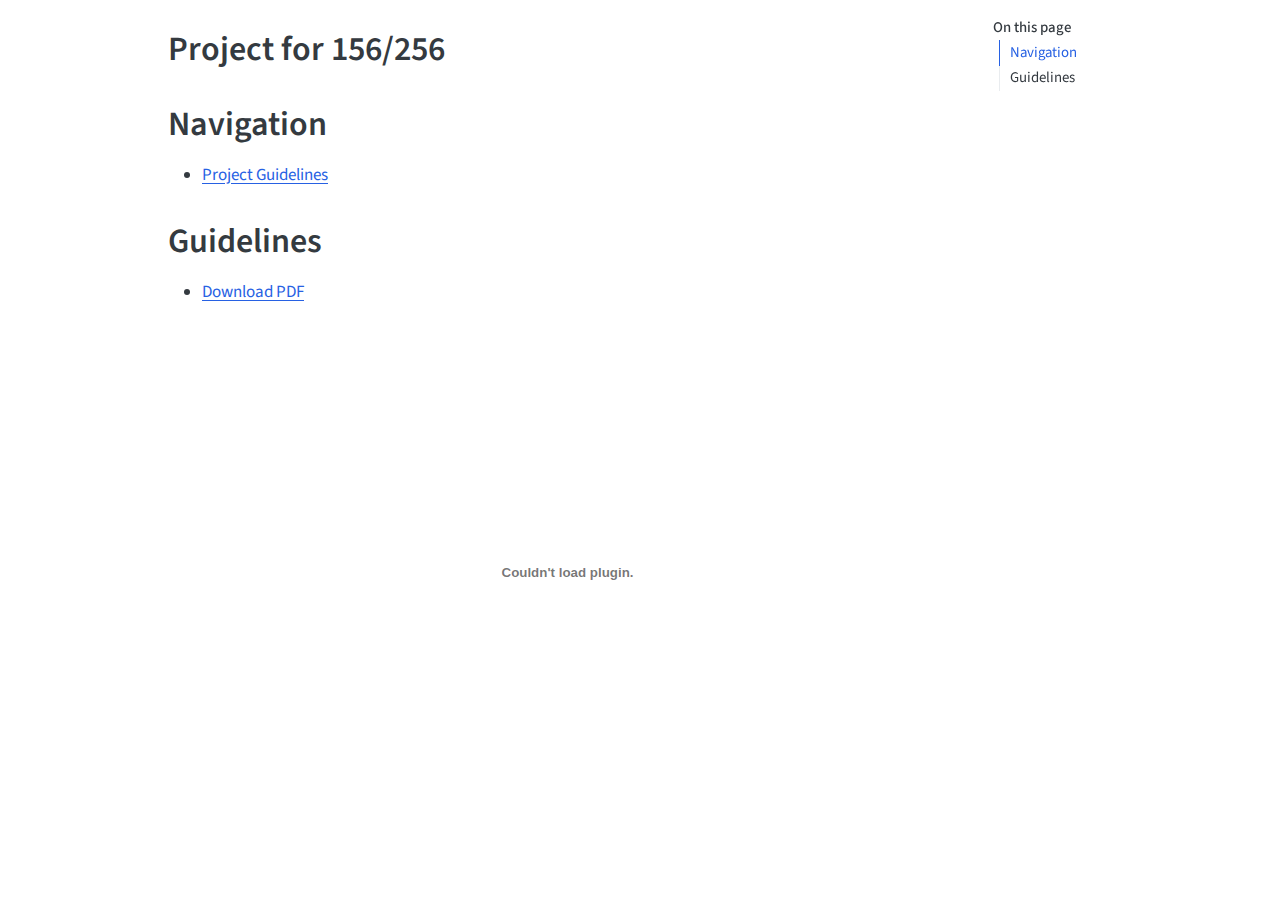
<file: project.html>
<!DOCTYPE html>
<html xmlns="http://www.w3.org/1999/xhtml" lang="en" xml:lang="en"><head>

<meta charset="utf-8">
<meta name="generator" content="quarto-1.8.27">

<meta name="viewport" content="width=device-width, initial-scale=1.0, user-scalable=yes">


<title>Project for 156/256</title>
<style>
code{white-space: pre-wrap;}
span.smallcaps{font-variant: small-caps;}
div.columns{display: flex; gap: min(4vw, 1.5em);}
div.column{flex: auto; overflow-x: auto;}
div.hanging-indent{margin-left: 1.5em; text-indent: -1.5em;}
ul.task-list{list-style: none;}
ul.task-list li input[type="checkbox"] {
  width: 0.8em;
  margin: 0 0.8em 0.2em -1em; /* quarto-specific, see https://github.com/quarto-dev/quarto-cli/issues/4556 */ 
  vertical-align: middle;
}
</style>


<script src="site_libs/quarto-nav/quarto-nav.js"></script>
<script src="site_libs/quarto-nav/headroom.min.js"></script>
<script src="site_libs/clipboard/clipboard.min.js"></script>
<script src="site_libs/quarto-search/autocomplete.umd.js"></script>
<script src="site_libs/quarto-search/fuse.min.js"></script>
<script src="site_libs/quarto-search/quarto-search.js"></script>
<meta name="quarto:offset" content="./">
<script src="site_libs/quarto-html/quarto.js" type="module"></script>
<script src="site_libs/quarto-html/tabsets/tabsets.js" type="module"></script>
<script src="site_libs/quarto-html/axe/axe-check.js" type="module"></script>
<script src="site_libs/quarto-html/popper.min.js"></script>
<script src="site_libs/quarto-html/tippy.umd.min.js"></script>
<script src="site_libs/quarto-html/anchor.min.js"></script>
<link href="site_libs/quarto-html/tippy.css" rel="stylesheet">
<link href="site_libs/quarto-html/quarto-syntax-highlighting-ed96de9b727972fe78a7b5d16c58bf87.css" rel="stylesheet" id="quarto-text-highlighting-styles">
<script src="site_libs/bootstrap/bootstrap.min.js"></script>
<link href="site_libs/bootstrap/bootstrap-icons.css" rel="stylesheet">
<link href="site_libs/bootstrap/bootstrap-251449ada0ddbdd49c494e2ec9d5d6a9.min.css" rel="stylesheet" append-hash="true" id="quarto-bootstrap" data-mode="light">
<script id="quarto-search-options" type="application/json">{
  "location": "sidebar",
  "copy-button": false,
  "collapse-after": 3,
  "panel-placement": "start",
  "type": "textbox",
  "limit": 50,
  "keyboard-shortcut": [
    "f",
    "/",
    "s"
  ],
  "show-item-context": false,
  "language": {
    "search-no-results-text": "No results",
    "search-matching-documents-text": "matching documents",
    "search-copy-link-title": "Copy link to search",
    "search-hide-matches-text": "Hide additional matches",
    "search-more-match-text": "more match in this document",
    "search-more-matches-text": "more matches in this document",
    "search-clear-button-title": "Clear",
    "search-text-placeholder": "",
    "search-detached-cancel-button-title": "Cancel",
    "search-submit-button-title": "Submit",
    "search-label": "Search"
  }
}</script>
<script async="" src="https://www.googletagmanager.com/gtag/js?id=G-QR6SS0MKFJ"></script>

<script type="text/javascript">

window.dataLayer = window.dataLayer || [];
function gtag(){dataLayer.push(arguments);}
gtag('js', new Date());
gtag('config', 'G-QR6SS0MKFJ', { 'anonymize_ip': true});
</script>
<script async="" src="https://siteimproveanalytics.com/js/siteanalyze_6294756.js"></script>


<link rel="stylesheet" href="assets/styles.css">
</head>

<body class="quarto-light">

<div id="quarto-search-results"></div>
<!-- content -->
<div id="quarto-content" class="quarto-container page-columns page-rows-contents page-layout-article">
<!-- sidebar -->
<!-- margin-sidebar -->
    <div id="quarto-margin-sidebar" class="sidebar margin-sidebar">
        <nav id="TOC" role="doc-toc" class="toc-active">
    <h2 id="toc-title">On this page</h2>
   
  <ul>
  <li><a href="#navigation" id="toc-navigation" class="nav-link active" data-scroll-target="#navigation">Navigation</a></li>
  <li><a href="#guidelines" id="toc-guidelines" class="nav-link" data-scroll-target="#guidelines">Guidelines</a></li>
  </ul>
</nav>
    </div>
<!-- main -->
<main class="content" id="quarto-document-content">

<header id="title-block-header" class="quarto-title-block default">
<div class="quarto-title">
<h1 class="title">Project for 156/256</h1>
</div>



<div class="quarto-title-meta">

    
  
    
  </div>
  


</header>


<section id="navigation" class="level1">
<h1>Navigation</h1>
<ul>
<li><a href="#guidelines">Project Guidelines</a></li>
</ul>
</section>
<section id="guidelines" class="level1">
<h1>Guidelines</h1>
<ul>
<li><a href="./ProjectGuidelines.pdf">Download PDF</a></li>
</ul>
<embed src="./ProjectGuidelines.pdf" type="application/pdf" width="100%" height="500px" title="Embedded PDF Viewer">


</section>

</main> <!-- /main -->
<script id="quarto-html-after-body" type="application/javascript">
  window.document.addEventListener("DOMContentLoaded", function (event) {
    const icon = "";
    const anchorJS = new window.AnchorJS();
    anchorJS.options = {
      placement: 'right',
      icon: icon
    };
    anchorJS.add('.anchored');
    const isCodeAnnotation = (el) => {
      for (const clz of el.classList) {
        if (clz.startsWith('code-annotation-')) {                     
          return true;
        }
      }
      return false;
    }
    const onCopySuccess = function(e) {
      // button target
      const button = e.trigger;
      // don't keep focus
      button.blur();
      // flash "checked"
      button.classList.add('code-copy-button-checked');
      var currentTitle = button.getAttribute("title");
      button.setAttribute("title", "Copied!");
      let tooltip;
      if (window.bootstrap) {
        button.setAttribute("data-bs-toggle", "tooltip");
        button.setAttribute("data-bs-placement", "left");
        button.setAttribute("data-bs-title", "Copied!");
        tooltip = new bootstrap.Tooltip(button, 
          { trigger: "manual", 
            customClass: "code-copy-button-tooltip",
            offset: [0, -8]});
        tooltip.show();    
      }
      setTimeout(function() {
        if (tooltip) {
          tooltip.hide();
          button.removeAttribute("data-bs-title");
          button.removeAttribute("data-bs-toggle");
          button.removeAttribute("data-bs-placement");
        }
        button.setAttribute("title", currentTitle);
        button.classList.remove('code-copy-button-checked');
      }, 1000);
      // clear code selection
      e.clearSelection();
    }
    const getTextToCopy = function(trigger) {
      const outerScaffold = trigger.parentElement.cloneNode(true);
      const codeEl = outerScaffold.querySelector('code');
      for (const childEl of codeEl.children) {
        if (isCodeAnnotation(childEl)) {
          childEl.remove();
        }
      }
      return codeEl.innerText;
    }
    const clipboard = new window.ClipboardJS('.code-copy-button:not([data-in-quarto-modal])', {
      text: getTextToCopy
    });
    clipboard.on('success', onCopySuccess);
    if (window.document.getElementById('quarto-embedded-source-code-modal')) {
      const clipboardModal = new window.ClipboardJS('.code-copy-button[data-in-quarto-modal]', {
        text: getTextToCopy,
        container: window.document.getElementById('quarto-embedded-source-code-modal')
      });
      clipboardModal.on('success', onCopySuccess);
    }
      var localhostRegex = new RegExp(/^(?:http|https):\/\/localhost\:?[0-9]*\//);
      var mailtoRegex = new RegExp(/^mailto:/);
        var filterRegex = new RegExp("https:\/\/stat215b\.berkeley\.edu\/spring-2026\/");
      var isInternal = (href) => {
          return filterRegex.test(href) || localhostRegex.test(href) || mailtoRegex.test(href);
      }
      // Inspect non-navigation links and adorn them if external
     var links = window.document.querySelectorAll('a[href]:not(.nav-link):not(.navbar-brand):not(.toc-action):not(.sidebar-link):not(.sidebar-item-toggle):not(.pagination-link):not(.no-external):not([aria-hidden]):not(.dropdown-item):not(.quarto-navigation-tool):not(.about-link)');
      for (var i=0; i<links.length; i++) {
        const link = links[i];
        if (!isInternal(link.href)) {
          // undo the damage that might have been done by quarto-nav.js in the case of
          // links that we want to consider external
          if (link.dataset.originalHref !== undefined) {
            link.href = link.dataset.originalHref;
          }
        }
      }
    function tippyHover(el, contentFn, onTriggerFn, onUntriggerFn) {
      const config = {
        allowHTML: true,
        maxWidth: 500,
        delay: 100,
        arrow: false,
        appendTo: function(el) {
            return el.parentElement;
        },
        interactive: true,
        interactiveBorder: 10,
        theme: 'quarto',
        placement: 'bottom-start',
      };
      if (contentFn) {
        config.content = contentFn;
      }
      if (onTriggerFn) {
        config.onTrigger = onTriggerFn;
      }
      if (onUntriggerFn) {
        config.onUntrigger = onUntriggerFn;
      }
      window.tippy(el, config); 
    }
    const noterefs = window.document.querySelectorAll('a[role="doc-noteref"]');
    for (var i=0; i<noterefs.length; i++) {
      const ref = noterefs[i];
      tippyHover(ref, function() {
        // use id or data attribute instead here
        let href = ref.getAttribute('data-footnote-href') || ref.getAttribute('href');
        try { href = new URL(href).hash; } catch {}
        const id = href.replace(/^#\/?/, "");
        const note = window.document.getElementById(id);
        if (note) {
          return note.innerHTML;
        } else {
          return "";
        }
      });
    }
    const xrefs = window.document.querySelectorAll('a.quarto-xref');
    const processXRef = (id, note) => {
      // Strip column container classes
      const stripColumnClz = (el) => {
        el.classList.remove("page-full", "page-columns");
        if (el.children) {
          for (const child of el.children) {
            stripColumnClz(child);
          }
        }
      }
      stripColumnClz(note)
      if (id === null || id.startsWith('sec-')) {
        // Special case sections, only their first couple elements
        const container = document.createElement("div");
        if (note.children && note.children.length > 2) {
          container.appendChild(note.children[0].cloneNode(true));
          for (let i = 1; i < note.children.length; i++) {
            const child = note.children[i];
            if (child.tagName === "P" && child.innerText === "") {
              continue;
            } else {
              container.appendChild(child.cloneNode(true));
              break;
            }
          }
          if (window.Quarto?.typesetMath) {
            window.Quarto.typesetMath(container);
          }
          return container.innerHTML
        } else {
          if (window.Quarto?.typesetMath) {
            window.Quarto.typesetMath(note);
          }
          return note.innerHTML;
        }
      } else {
        // Remove any anchor links if they are present
        const anchorLink = note.querySelector('a.anchorjs-link');
        if (anchorLink) {
          anchorLink.remove();
        }
        if (window.Quarto?.typesetMath) {
          window.Quarto.typesetMath(note);
        }
        if (note.classList.contains("callout")) {
          return note.outerHTML;
        } else {
          return note.innerHTML;
        }
      }
    }
    for (var i=0; i<xrefs.length; i++) {
      const xref = xrefs[i];
      tippyHover(xref, undefined, function(instance) {
        instance.disable();
        let url = xref.getAttribute('href');
        let hash = undefined; 
        if (url.startsWith('#')) {
          hash = url;
        } else {
          try { hash = new URL(url).hash; } catch {}
        }
        if (hash) {
          const id = hash.replace(/^#\/?/, "");
          const note = window.document.getElementById(id);
          if (note !== null) {
            try {
              const html = processXRef(id, note.cloneNode(true));
              instance.setContent(html);
            } finally {
              instance.enable();
              instance.show();
            }
          } else {
            // See if we can fetch this
            fetch(url.split('#')[0])
            .then(res => res.text())
            .then(html => {
              const parser = new DOMParser();
              const htmlDoc = parser.parseFromString(html, "text/html");
              const note = htmlDoc.getElementById(id);
              if (note !== null) {
                const html = processXRef(id, note);
                instance.setContent(html);
              } 
            }).finally(() => {
              instance.enable();
              instance.show();
            });
          }
        } else {
          // See if we can fetch a full url (with no hash to target)
          // This is a special case and we should probably do some content thinning / targeting
          fetch(url)
          .then(res => res.text())
          .then(html => {
            const parser = new DOMParser();
            const htmlDoc = parser.parseFromString(html, "text/html");
            const note = htmlDoc.querySelector('main.content');
            if (note !== null) {
              // This should only happen for chapter cross references
              // (since there is no id in the URL)
              // remove the first header
              if (note.children.length > 0 && note.children[0].tagName === "HEADER") {
                note.children[0].remove();
              }
              const html = processXRef(null, note);
              instance.setContent(html);
            } 
          }).finally(() => {
            instance.enable();
            instance.show();
          });
        }
      }, function(instance) {
      });
    }
        let selectedAnnoteEl;
        const selectorForAnnotation = ( cell, annotation) => {
          let cellAttr = 'data-code-cell="' + cell + '"';
          let lineAttr = 'data-code-annotation="' +  annotation + '"';
          const selector = 'span[' + cellAttr + '][' + lineAttr + ']';
          return selector;
        }
        const selectCodeLines = (annoteEl) => {
          const doc = window.document;
          const targetCell = annoteEl.getAttribute("data-target-cell");
          const targetAnnotation = annoteEl.getAttribute("data-target-annotation");
          const annoteSpan = window.document.querySelector(selectorForAnnotation(targetCell, targetAnnotation));
          const lines = annoteSpan.getAttribute("data-code-lines").split(",");
          const lineIds = lines.map((line) => {
            return targetCell + "-" + line;
          })
          let top = null;
          let height = null;
          let parent = null;
          if (lineIds.length > 0) {
              //compute the position of the single el (top and bottom and make a div)
              const el = window.document.getElementById(lineIds[0]);
              top = el.offsetTop;
              height = el.offsetHeight;
              parent = el.parentElement.parentElement;
            if (lineIds.length > 1) {
              const lastEl = window.document.getElementById(lineIds[lineIds.length - 1]);
              const bottom = lastEl.offsetTop + lastEl.offsetHeight;
              height = bottom - top;
            }
            if (top !== null && height !== null && parent !== null) {
              // cook up a div (if necessary) and position it 
              let div = window.document.getElementById("code-annotation-line-highlight");
              if (div === null) {
                div = window.document.createElement("div");
                div.setAttribute("id", "code-annotation-line-highlight");
                div.style.position = 'absolute';
                parent.appendChild(div);
              }
              div.style.top = top - 2 + "px";
              div.style.height = height + 4 + "px";
              div.style.left = 0;
              let gutterDiv = window.document.getElementById("code-annotation-line-highlight-gutter");
              if (gutterDiv === null) {
                gutterDiv = window.document.createElement("div");
                gutterDiv.setAttribute("id", "code-annotation-line-highlight-gutter");
                gutterDiv.style.position = 'absolute';
                const codeCell = window.document.getElementById(targetCell);
                const gutter = codeCell.querySelector('.code-annotation-gutter');
                gutter.appendChild(gutterDiv);
              }
              gutterDiv.style.top = top - 2 + "px";
              gutterDiv.style.height = height + 4 + "px";
            }
            selectedAnnoteEl = annoteEl;
          }
        };
        const unselectCodeLines = () => {
          const elementsIds = ["code-annotation-line-highlight", "code-annotation-line-highlight-gutter"];
          elementsIds.forEach((elId) => {
            const div = window.document.getElementById(elId);
            if (div) {
              div.remove();
            }
          });
          selectedAnnoteEl = undefined;
        };
          // Handle positioning of the toggle
      window.addEventListener(
        "resize",
        throttle(() => {
          elRect = undefined;
          if (selectedAnnoteEl) {
            selectCodeLines(selectedAnnoteEl);
          }
        }, 10)
      );
      function throttle(fn, ms) {
      let throttle = false;
      let timer;
        return (...args) => {
          if(!throttle) { // first call gets through
              fn.apply(this, args);
              throttle = true;
          } else { // all the others get throttled
              if(timer) clearTimeout(timer); // cancel #2
              timer = setTimeout(() => {
                fn.apply(this, args);
                timer = throttle = false;
              }, ms);
          }
        };
      }
        // Attach click handler to the DT
        const annoteDls = window.document.querySelectorAll('dt[data-target-cell]');
        for (const annoteDlNode of annoteDls) {
          annoteDlNode.addEventListener('click', (event) => {
            const clickedEl = event.target;
            if (clickedEl !== selectedAnnoteEl) {
              unselectCodeLines();
              const activeEl = window.document.querySelector('dt[data-target-cell].code-annotation-active');
              if (activeEl) {
                activeEl.classList.remove('code-annotation-active');
              }
              selectCodeLines(clickedEl);
              clickedEl.classList.add('code-annotation-active');
            } else {
              // Unselect the line
              unselectCodeLines();
              clickedEl.classList.remove('code-annotation-active');
            }
          });
        }
    const findCites = (el) => {
      const parentEl = el.parentElement;
      if (parentEl) {
        const cites = parentEl.dataset.cites;
        if (cites) {
          return {
            el,
            cites: cites.split(' ')
          };
        } else {
          return findCites(el.parentElement)
        }
      } else {
        return undefined;
      }
    };
    var bibliorefs = window.document.querySelectorAll('a[role="doc-biblioref"]');
    for (var i=0; i<bibliorefs.length; i++) {
      const ref = bibliorefs[i];
      const citeInfo = findCites(ref);
      if (citeInfo) {
        tippyHover(citeInfo.el, function() {
          var popup = window.document.createElement('div');
          citeInfo.cites.forEach(function(cite) {
            var citeDiv = window.document.createElement('div');
            citeDiv.classList.add('hanging-indent');
            citeDiv.classList.add('csl-entry');
            var biblioDiv = window.document.getElementById('ref-' + cite);
            if (biblioDiv) {
              citeDiv.innerHTML = biblioDiv.innerHTML;
            }
            popup.appendChild(citeDiv);
          });
          return popup.innerHTML;
        });
      }
    }
  });
  </script>
</div> <!-- /content -->




</body></html>
</file>
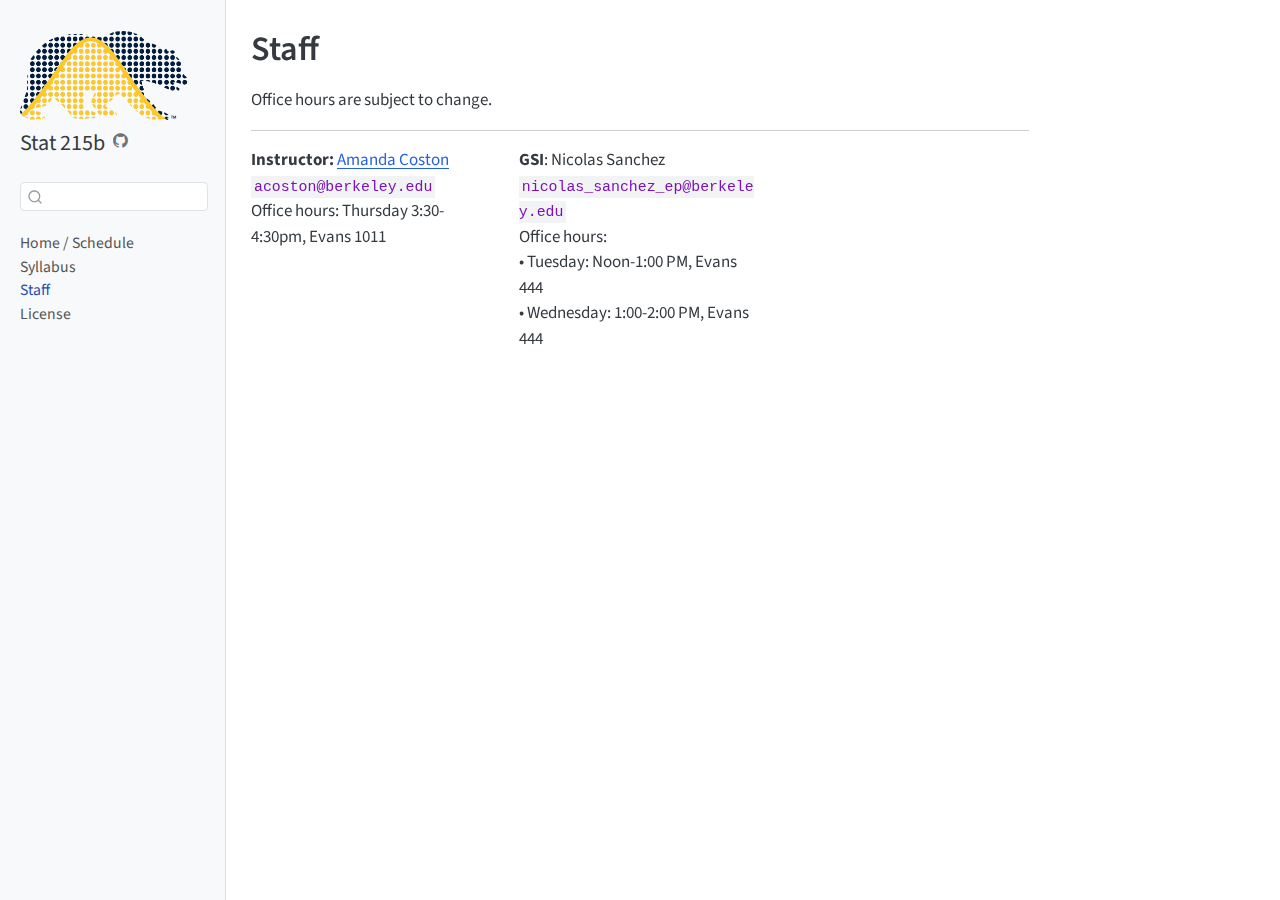
<file: staff.html>
<!DOCTYPE html>
<html xmlns="http://www.w3.org/1999/xhtml" lang="en" xml:lang="en"><head>

<meta charset="utf-8">
<meta name="generator" content="quarto-1.9.37">

<meta name="viewport" content="width=device-width, initial-scale=1.0, user-scalable=yes">


<title>Staff</title>
<style>
/* Default styles provided by pandoc.
** See https://pandoc.org/MANUAL.html#variables-for-html for config info.
*/
code{white-space: pre-wrap;}
span.smallcaps{font-variant: small-caps;}
div.columns{display: flex; gap: min(4vw, 1.5em);}
div.column{flex: auto; overflow-x: auto;}
div.hanging-indent{margin-left: 1.5em; text-indent: -1.5em;}
ul.task-list{list-style: none;}
ul.task-list li input[type="checkbox"] {
  width: 0.8em;
  margin: 0 0.8em 0.2em -1em; /* quarto-specific, see https://github.com/quarto-dev/quarto-cli/issues/4556 */ 
  vertical-align: middle;
}
</style>


<script src="site_libs/quarto-nav/quarto-nav.js"></script>
<script src="site_libs/quarto-nav/headroom.min.js"></script>
<script src="site_libs/clipboard/clipboard.min.js"></script>
<script src="site_libs/quarto-search/autocomplete.umd.js"></script>
<script src="site_libs/quarto-search/fuse.min.js"></script>
<script src="site_libs/quarto-search/quarto-search.js"></script>
<meta name="quarto:offset" content="./">
<script src="site_libs/quarto-html/quarto.js" type="module"></script>
<script src="site_libs/quarto-html/tabsets/tabsets.js" type="module"></script>
<script src="site_libs/quarto-html/popper.min.js"></script>
<script src="site_libs/quarto-html/tippy.umd.min.js"></script>
<script src="site_libs/quarto-html/anchor.min.js"></script>
<link href="site_libs/quarto-html/tippy.css" rel="stylesheet">
<link href="site_libs/quarto-html/quarto-syntax-highlighting-7f8f88aac4f3542376d5c11b86a4c14d.css" rel="stylesheet" id="quarto-text-highlighting-styles">
<script src="site_libs/bootstrap/bootstrap.min.js"></script>
<link href="site_libs/bootstrap/bootstrap-icons.css" rel="stylesheet">
<link href="site_libs/bootstrap/bootstrap-bfc81c90a4e668f7cc6782dca231ae32.min.css" rel="stylesheet" append-hash="true" id="quarto-bootstrap" data-mode="light">
<script id="quarto-search-options" type="application/json">{
  "location": "sidebar",
  "copy-button": false,
  "collapse-after": 3,
  "panel-placement": "start",
  "type": "textbox",
  "limit": 50,
  "keyboard-shortcut": [
    "f",
    "/",
    "s"
  ],
  "show-item-context": false,
  "language": {
    "search-no-results-text": "No results",
    "search-matching-documents-text": "matching documents",
    "search-copy-link-title": "Copy link to search",
    "search-hide-matches-text": "Hide additional matches",
    "search-more-match-text": "more match in this document",
    "search-more-matches-text": "more matches in this document",
    "search-clear-button-title": "Clear",
    "search-text-placeholder": "",
    "search-detached-cancel-button-title": "Cancel",
    "search-submit-button-title": "Submit",
    "search-label": "Search"
  }
}</script>
<script async="" src="https://www.googletagmanager.com/gtag/js?id=G-QR6SS0MKFJ"></script>

<script type="text/javascript">

window.dataLayer = window.dataLayer || [];
function gtag(){dataLayer.push(arguments);}
gtag('js', new Date());
gtag('config', 'G-QR6SS0MKFJ', { 'anonymize_ip': true});
</script>
<script async="" src="https://siteimproveanalytics.com/js/siteanalyze_6294756.js"></script>


<link rel="stylesheet" href="assets/styles.css">
</head>

<body class="nav-sidebar docked quarto-light">

<div id="quarto-search-results"></div>
  <header id="quarto-header" class="headroom fixed-top">
  <nav class="quarto-secondary-nav">
    <div class="container-fluid d-flex">
      <button type="button" class="quarto-btn-toggle btn" data-bs-toggle="collapse" role="button" data-bs-target=".quarto-sidebar-collapse-item" aria-controls="quarto-sidebar" aria-expanded="false" aria-label="Toggle sidebar navigation" onclick="if (window.quartoToggleHeadroom) { window.quartoToggleHeadroom(); }">
        <i class="bi bi-layout-text-sidebar-reverse"></i>
      </button>
        <nav class="quarto-page-breadcrumbs" aria-label="breadcrumb"><ol class="breadcrumb"><li class="breadcrumb-item"><a href="./staff.html">Staff</a></li></ol></nav>
        <a class="flex-grow-1" role="navigation" data-bs-toggle="collapse" data-bs-target=".quarto-sidebar-collapse-item" aria-controls="quarto-sidebar" aria-expanded="false" aria-label="Toggle sidebar navigation" onclick="if (window.quartoToggleHeadroom) { window.quartoToggleHeadroom(); }">      
        </a>
      <button type="button" class="btn quarto-search-button" aria-label="Search" onclick="window.quartoOpenSearch();">
        <i class="bi bi-search"></i>
      </button>
    </div>
  </nav>
</header>
<!-- content -->
<div id="quarto-content" class="quarto-container page-columns page-rows-contents page-layout-article">
<!-- sidebar -->
  <nav id="quarto-sidebar" class="sidebar collapse collapse-horizontal quarto-sidebar-collapse-item sidebar-navigation docked overflow-auto">
    <div class="pt-lg-2 mt-2 text-left sidebar-header sidebar-header-stacked">
      <a href="./index.html" class="sidebar-logo-link">
      <img src="./assets/stat_bear.png" alt="" class="sidebar-logo light-content py-0 d-lg-inline d-none">
      <img src="./assets/stat_bear.png" alt="" class="sidebar-logo dark-content py-0 d-lg-inline d-none">
      </a>
    <div class="sidebar-title mb-0 py-0">
      <a href="./">Stat 215b</a> 
        <div class="sidebar-tools-main">
    <a href="https://github.com/berkeley-stat215b/spring-2026/" title="" class="quarto-navigation-tool px-1" aria-label=""><i class="bi bi-github"></i></a>
</div>
    </div>
      </div>
        <div class="mt-2 flex-shrink-0 align-items-center">
        <div class="sidebar-search">
        <div id="quarto-search" class="" title="Search"></div>
        </div>
        </div>
    <div class="sidebar-menu-container"> 
    <ul class="list-unstyled mt-1">
        <li class="sidebar-item">
  <div class="sidebar-item-container"> 
  <a href="./index.html" class="sidebar-item-text sidebar-link">
 <span class="menu-text">Home / Schedule</span></a>
  </div>
</li>
        <li class="sidebar-item">
  <div class="sidebar-item-container"> 
  <a href="./syllabus.html" class="sidebar-item-text sidebar-link">
 <span class="menu-text">Syllabus</span></a>
  </div>
</li>
        <li class="sidebar-item">
  <div class="sidebar-item-container"> 
  <a href="./staff.html" class="sidebar-item-text sidebar-link active">
 <span class="menu-text">Staff</span></a>
  </div>
</li>
        <li class="sidebar-item">
  <div class="sidebar-item-container"> 
  <a href="./license.html" class="sidebar-item-text sidebar-link">
 <span class="menu-text">License</span></a>
  </div>
</li>
    </ul>
    </div>
</nav>
<div id="quarto-sidebar-glass" class="quarto-sidebar-collapse-item" data-bs-toggle="collapse" data-bs-target=".quarto-sidebar-collapse-item"></div>
<!-- margin-sidebar -->
    <div id="quarto-margin-sidebar" class="sidebar margin-sidebar zindex-bottom">
        
    </div>
<!-- main -->
<main class="content" id="quarto-document-content">

<header id="title-block-header" class="quarto-title-block default">
<div class="quarto-title">
<h1 class="title">Staff</h1>
</div>



<div class="quarto-title-meta">

    
  
    
  </div>
  


</header>


<p>Office hours are subject to change.</p>
<hr>
<div class="grid">
<div class="g-col-4">
<p><strong>Instructor:</strong> <a href="https://statistics.berkeley.edu/people/amanda-coston" target="_blank">Amanda Coston</a><br> <code>acoston@berkeley.edu</code><br> Office hours: Thursday 3:30-4:30pm, Evans 1011</p>
</div>
<div class="g-col-4">
<p><strong>GSI</strong>: Nicolas Sanchez<br> <code>nicolas_sanchez_ep@berkeley.edu</code><br> Office hours: <br> • Tuesday: Noon-1:00 PM, Evans 444 <br> • Wednesday: 1:00-2:00 PM, Evans 444</p>
</div>
</div>



</main> <!-- /main -->
<script id="quarto-html-after-body" type="application/javascript">
  window.document.addEventListener("DOMContentLoaded", function (event) {
    const icon = "";
    const anchorJS = new window.AnchorJS();
    anchorJS.options = {
      placement: 'right',
      icon: icon
    };
    anchorJS.add('.anchored');
    const isCodeAnnotation = (el) => {
      for (const clz of el.classList) {
        if (clz.startsWith('code-annotation-')) {                     
          return true;
        }
      }
      return false;
    }
    const onCopySuccess = function(e) {
      // button target
      const button = e.trigger;
      // don't keep focus
      button.blur();
      // flash "checked"
      button.classList.add('code-copy-button-checked');
      var currentTitle = button.getAttribute("title");
      button.setAttribute("title", "Copied!");
      let tooltip;
      if (window.bootstrap) {
        button.setAttribute("data-bs-toggle", "tooltip");
        button.setAttribute("data-bs-placement", "left");
        button.setAttribute("data-bs-title", "Copied!");
        tooltip = new bootstrap.Tooltip(button, 
          { trigger: "manual", 
            customClass: "code-copy-button-tooltip",
            offset: [0, -8]});
        tooltip.show();    
      }
      setTimeout(function() {
        if (tooltip) {
          tooltip.hide();
          button.removeAttribute("data-bs-title");
          button.removeAttribute("data-bs-toggle");
          button.removeAttribute("data-bs-placement");
        }
        button.setAttribute("title", currentTitle);
        button.classList.remove('code-copy-button-checked');
      }, 1000);
      // clear code selection
      e.clearSelection();
    }
    const getTextToCopy = function(trigger) {
      const outerScaffold = trigger.parentElement.cloneNode(true);
      const codeEl = outerScaffold.querySelector('code');
      for (const childEl of codeEl.children) {
        if (isCodeAnnotation(childEl)) {
          childEl.remove();
        }
      }
      return codeEl.innerText;
    }
    const clipboard = new window.ClipboardJS('.code-copy-button:not([data-in-quarto-modal])', {
      text: getTextToCopy
    });
    clipboard.on('success', onCopySuccess);
    if (window.document.getElementById('quarto-embedded-source-code-modal')) {
      const clipboardModal = new window.ClipboardJS('.code-copy-button[data-in-quarto-modal]', {
        text: getTextToCopy,
        container: window.document.getElementById('quarto-embedded-source-code-modal')
      });
      clipboardModal.on('success', onCopySuccess);
    }
      var localhostRegex = new RegExp(/^(?:http|https):\/\/localhost\:?[0-9]*\//);
      var mailtoRegex = new RegExp(/^mailto:/);
        var filterRegex = new RegExp("https:\/\/stat215b\.berkeley\.edu\/spring-2026\/");
      var isInternal = (href) => {
          return filterRegex.test(href) || localhostRegex.test(href) || mailtoRegex.test(href);
      }
      // Inspect non-navigation links and adorn them if external
     var links = window.document.querySelectorAll('a[href]:not(.nav-link):not(.navbar-brand):not(.toc-action):not(.sidebar-link):not(.sidebar-item-toggle):not(.pagination-link):not(.no-external):not([aria-hidden]):not(.dropdown-item):not(.quarto-navigation-tool):not(.about-link)');
      for (var i=0; i<links.length; i++) {
        const link = links[i];
        if (!isInternal(link.href)) {
          // undo the damage that might have been done by quarto-nav.js in the case of
          // links that we want to consider external
          if (link.dataset.originalHref !== undefined) {
            link.href = link.dataset.originalHref;
          }
        }
      }
    function tippyHover(el, contentFn, onTriggerFn, onUntriggerFn) {
      const config = {
        allowHTML: true,
        maxWidth: 500,
        delay: 100,
        arrow: false,
        appendTo: function(el) {
            return el.parentElement;
        },
        interactive: true,
        interactiveBorder: 10,
        theme: 'quarto',
        placement: 'bottom-start',
      };
      if (contentFn) {
        config.content = contentFn;
      }
      if (onTriggerFn) {
        config.onTrigger = onTriggerFn;
      }
      if (onUntriggerFn) {
        config.onUntrigger = onUntriggerFn;
      }
      window.tippy(el, config); 
    }
    const noterefs = window.document.querySelectorAll('a[role="doc-noteref"]');
    for (var i=0; i<noterefs.length; i++) {
      const ref = noterefs[i];
      tippyHover(ref, function() {
        // use id or data attribute instead here
        let href = ref.getAttribute('data-footnote-href') || ref.getAttribute('href');
        try { href = new URL(href).hash; } catch {}
        const id = href.replace(/^#\/?/, "");
        const note = window.document.getElementById(id);
        if (note) {
          return note.innerHTML;
        } else {
          return "";
        }
      });
    }
    const xrefs = window.document.querySelectorAll('a.quarto-xref');
    const processXRef = (id, note) => {
      // Strip column container classes
      const stripColumnClz = (el) => {
        el.classList.remove("page-full", "page-columns");
        if (el.children) {
          for (const child of el.children) {
            stripColumnClz(child);
          }
        }
      }
      stripColumnClz(note)
      if (id === null || id.startsWith('sec-')) {
        // Special case sections, only their first couple elements
        const container = document.createElement("div");
        if (note.children && note.children.length > 2) {
          container.appendChild(note.children[0].cloneNode(true));
          for (let i = 1; i < note.children.length; i++) {
            const child = note.children[i];
            if (child.tagName === "P" && child.innerText === "") {
              continue;
            } else {
              container.appendChild(child.cloneNode(true));
              break;
            }
          }
          if (window.Quarto?.typesetMath) {
            window.Quarto.typesetMath(container);
          }
          return container.innerHTML
        } else {
          if (window.Quarto?.typesetMath) {
            window.Quarto.typesetMath(note);
          }
          return note.innerHTML;
        }
      } else {
        // Remove any anchor links if they are present
        const anchorLink = note.querySelector('a.anchorjs-link');
        if (anchorLink) {
          anchorLink.remove();
        }
        if (window.Quarto?.typesetMath) {
          window.Quarto.typesetMath(note);
        }
        if (note.classList.contains("callout")) {
          return note.outerHTML;
        } else {
          return note.innerHTML;
        }
      }
    }
    for (var i=0; i<xrefs.length; i++) {
      const xref = xrefs[i];
      tippyHover(xref, undefined, function(instance) {
        instance.disable();
        let url = xref.getAttribute('href');
        let hash = undefined; 
        if (url.startsWith('#')) {
          hash = url;
        } else {
          try { hash = new URL(url).hash; } catch {}
        }
        if (hash) {
          const id = hash.replace(/^#\/?/, "");
          const note = window.document.getElementById(id);
          if (note !== null) {
            try {
              const html = processXRef(id, note.cloneNode(true));
              instance.setContent(html);
            } finally {
              instance.enable();
              instance.show();
            }
          } else {
            // See if we can fetch this
            fetch(url.split('#')[0])
            .then(res => res.text())
            .then(html => {
              const parser = new DOMParser();
              const htmlDoc = parser.parseFromString(html, "text/html");
              const note = htmlDoc.getElementById(id);
              if (note !== null) {
                const html = processXRef(id, note);
                instance.setContent(html);
              } 
            }).finally(() => {
              instance.enable();
              instance.show();
            });
          }
        } else {
          // See if we can fetch a full url (with no hash to target)
          // This is a special case and we should probably do some content thinning / targeting
          fetch(url)
          .then(res => res.text())
          .then(html => {
            const parser = new DOMParser();
            const htmlDoc = parser.parseFromString(html, "text/html");
            const note = htmlDoc.querySelector('main.content');
            if (note !== null) {
              // This should only happen for chapter cross references
              // (since there is no id in the URL)
              // remove the first header
              if (note.children.length > 0 && note.children[0].tagName === "HEADER") {
                note.children[0].remove();
              }
              const html = processXRef(null, note);
              instance.setContent(html);
            } 
          }).finally(() => {
            instance.enable();
            instance.show();
          });
        }
      }, function(instance) {
      });
    }
        let selectedAnnoteEl;
        const selectorForAnnotation = ( cell, annotation) => {
          let cellAttr = 'data-code-cell="' + cell + '"';
          let lineAttr = 'data-code-annotation="' +  annotation + '"';
          const selector = 'span[' + cellAttr + '][' + lineAttr + ']';
          return selector;
        }
        const selectCodeLines = (annoteEl) => {
          const doc = window.document;
          const targetCell = annoteEl.getAttribute("data-target-cell");
          const targetAnnotation = annoteEl.getAttribute("data-target-annotation");
          const annoteSpan = window.document.querySelector(selectorForAnnotation(targetCell, targetAnnotation));
          const lines = annoteSpan.getAttribute("data-code-lines").split(",");
          const lineIds = lines.map((line) => {
            return targetCell + "-" + line;
          })
          let top = null;
          let height = null;
          let parent = null;
          if (lineIds.length > 0) {
              //compute the position of the single el (top and bottom and make a div)
              const el = window.document.getElementById(lineIds[0]);
              top = el.offsetTop;
              height = el.offsetHeight;
              parent = el.parentElement.parentElement;
            if (lineIds.length > 1) {
              const lastEl = window.document.getElementById(lineIds[lineIds.length - 1]);
              const bottom = lastEl.offsetTop + lastEl.offsetHeight;
              height = bottom - top;
            }
            if (top !== null && height !== null && parent !== null) {
              // cook up a div (if necessary) and position it 
              let div = window.document.getElementById("code-annotation-line-highlight");
              if (div === null) {
                div = window.document.createElement("div");
                div.setAttribute("id", "code-annotation-line-highlight");
                div.style.position = 'absolute';
                parent.appendChild(div);
              }
              div.style.top = top - 2 + "px";
              div.style.height = height + 4 + "px";
              div.style.left = 0;
              let gutterDiv = window.document.getElementById("code-annotation-line-highlight-gutter");
              if (gutterDiv === null) {
                gutterDiv = window.document.createElement("div");
                gutterDiv.setAttribute("id", "code-annotation-line-highlight-gutter");
                gutterDiv.style.position = 'absolute';
                const codeCell = window.document.getElementById(targetCell);
                const gutter = codeCell.querySelector('.code-annotation-gutter');
                gutter.appendChild(gutterDiv);
              }
              gutterDiv.style.top = top - 2 + "px";
              gutterDiv.style.height = height + 4 + "px";
            }
            selectedAnnoteEl = annoteEl;
          }
        };
        const unselectCodeLines = () => {
          const elementsIds = ["code-annotation-line-highlight", "code-annotation-line-highlight-gutter"];
          elementsIds.forEach((elId) => {
            const div = window.document.getElementById(elId);
            if (div) {
              div.remove();
            }
          });
          selectedAnnoteEl = undefined;
        };
          // Handle positioning of the toggle
      window.addEventListener(
        "resize",
        throttle(() => {
          elRect = undefined;
          if (selectedAnnoteEl) {
            selectCodeLines(selectedAnnoteEl);
          }
        }, 10)
      );
      function throttle(fn, ms) {
      let throttle = false;
      let timer;
        return (...args) => {
          if(!throttle) { // first call gets through
              fn.apply(this, args);
              throttle = true;
          } else { // all the others get throttled
              if(timer) clearTimeout(timer); // cancel #2
              timer = setTimeout(() => {
                fn.apply(this, args);
                timer = throttle = false;
              }, ms);
          }
        };
      }
        // Attach click handler to the DT
        const annoteDls = window.document.querySelectorAll('dt[data-target-cell]');
        for (const annoteDlNode of annoteDls) {
          annoteDlNode.addEventListener('click', (event) => {
            const clickedEl = event.target;
            if (clickedEl !== selectedAnnoteEl) {
              unselectCodeLines();
              const activeEl = window.document.querySelector('dt[data-target-cell].code-annotation-active');
              if (activeEl) {
                activeEl.classList.remove('code-annotation-active');
              }
              selectCodeLines(clickedEl);
              clickedEl.classList.add('code-annotation-active');
            } else {
              // Unselect the line
              unselectCodeLines();
              clickedEl.classList.remove('code-annotation-active');
            }
          });
        }
    const findCites = (el) => {
      const parentEl = el.parentElement;
      if (parentEl) {
        const cites = parentEl.dataset.cites;
        if (cites) {
          return {
            el,
            cites: cites.split(' ')
          };
        } else {
          return findCites(el.parentElement)
        }
      } else {
        return undefined;
      }
    };
    var bibliorefs = window.document.querySelectorAll('a[role="doc-biblioref"]');
    for (var i=0; i<bibliorefs.length; i++) {
      const ref = bibliorefs[i];
      const citeInfo = findCites(ref);
      if (citeInfo) {
        tippyHover(citeInfo.el, function() {
          var popup = window.document.createElement('div');
          citeInfo.cites.forEach(function(cite) {
            var citeDiv = window.document.createElement('div');
            citeDiv.classList.add('hanging-indent');
            citeDiv.classList.add('csl-entry');
            var biblioDiv = window.document.getElementById('ref-' + cite);
            if (biblioDiv) {
              citeDiv.innerHTML = biblioDiv.innerHTML;
            }
            popup.appendChild(citeDiv);
          });
          return popup.innerHTML;
        });
      }
    }
  });
  </script>
</div> <!-- /content -->




</body></html>
</file>
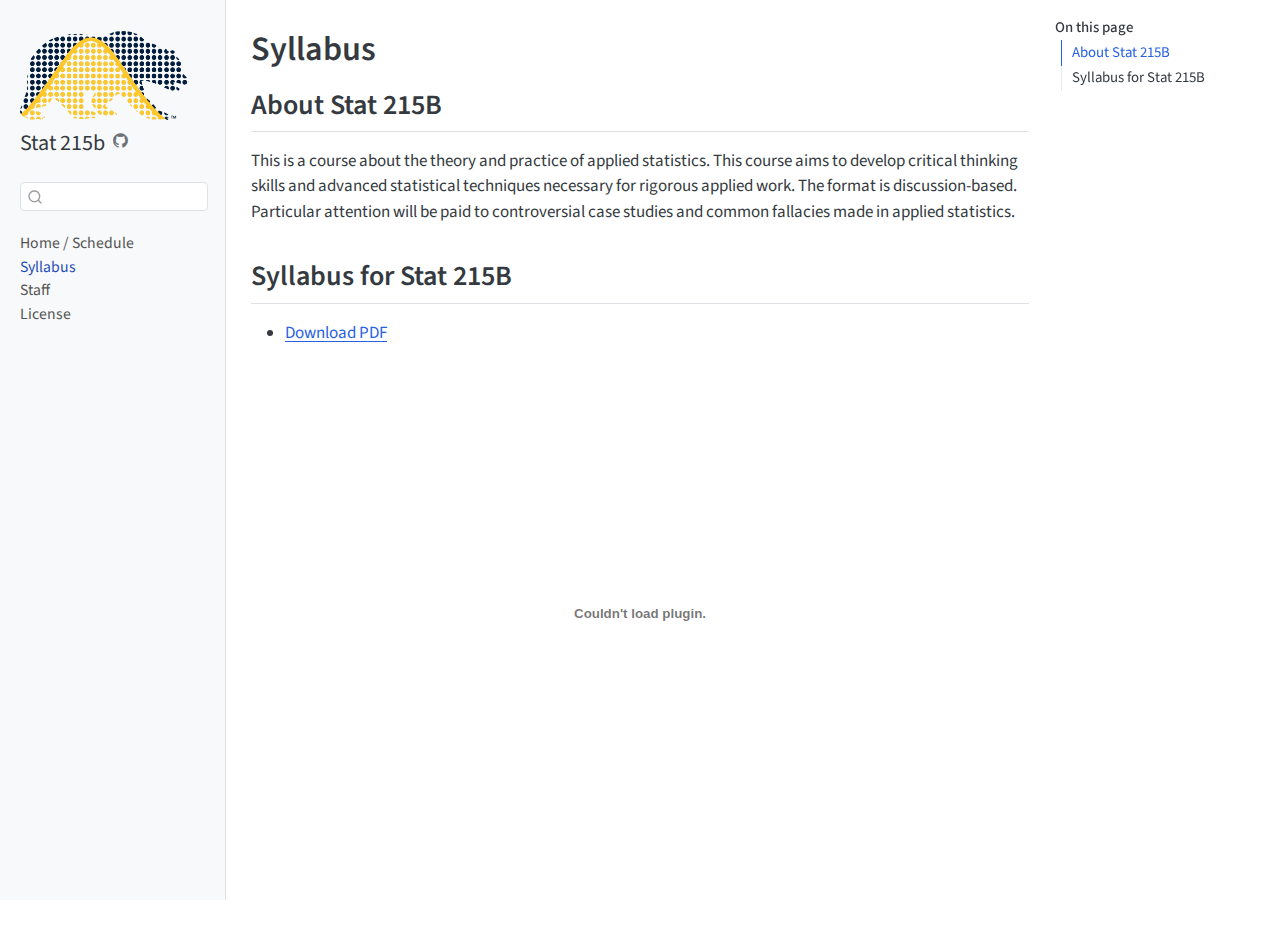
<file: syllabus.html>
<!DOCTYPE html>
<html xmlns="http://www.w3.org/1999/xhtml" lang="en" xml:lang="en"><head>

<meta charset="utf-8">
<meta name="generator" content="quarto-1.9.37">

<meta name="viewport" content="width=device-width, initial-scale=1.0, user-scalable=yes">


<title>Syllabus</title>
<style>
/* Default styles provided by pandoc.
** See https://pandoc.org/MANUAL.html#variables-for-html for config info.
*/
code{white-space: pre-wrap;}
span.smallcaps{font-variant: small-caps;}
div.columns{display: flex; gap: min(4vw, 1.5em);}
div.column{flex: auto; overflow-x: auto;}
div.hanging-indent{margin-left: 1.5em; text-indent: -1.5em;}
ul.task-list{list-style: none;}
ul.task-list li input[type="checkbox"] {
  width: 0.8em;
  margin: 0 0.8em 0.2em -1em; /* quarto-specific, see https://github.com/quarto-dev/quarto-cli/issues/4556 */ 
  vertical-align: middle;
}
</style>


<script src="site_libs/quarto-nav/quarto-nav.js"></script>
<script src="site_libs/quarto-nav/headroom.min.js"></script>
<script src="site_libs/clipboard/clipboard.min.js"></script>
<script src="site_libs/quarto-search/autocomplete.umd.js"></script>
<script src="site_libs/quarto-search/fuse.min.js"></script>
<script src="site_libs/quarto-search/quarto-search.js"></script>
<meta name="quarto:offset" content="./">
<script src="site_libs/quarto-html/quarto.js" type="module"></script>
<script src="site_libs/quarto-html/tabsets/tabsets.js" type="module"></script>
<script src="site_libs/quarto-html/popper.min.js"></script>
<script src="site_libs/quarto-html/tippy.umd.min.js"></script>
<script src="site_libs/quarto-html/anchor.min.js"></script>
<link href="site_libs/quarto-html/tippy.css" rel="stylesheet">
<link href="site_libs/quarto-html/quarto-syntax-highlighting-7f8f88aac4f3542376d5c11b86a4c14d.css" rel="stylesheet" id="quarto-text-highlighting-styles">
<script src="site_libs/bootstrap/bootstrap.min.js"></script>
<link href="site_libs/bootstrap/bootstrap-icons.css" rel="stylesheet">
<link href="site_libs/bootstrap/bootstrap-bfc81c90a4e668f7cc6782dca231ae32.min.css" rel="stylesheet" append-hash="true" id="quarto-bootstrap" data-mode="light">
<script id="quarto-search-options" type="application/json">{
  "location": "sidebar",
  "copy-button": false,
  "collapse-after": 3,
  "panel-placement": "start",
  "type": "textbox",
  "limit": 50,
  "keyboard-shortcut": [
    "f",
    "/",
    "s"
  ],
  "show-item-context": false,
  "language": {
    "search-no-results-text": "No results",
    "search-matching-documents-text": "matching documents",
    "search-copy-link-title": "Copy link to search",
    "search-hide-matches-text": "Hide additional matches",
    "search-more-match-text": "more match in this document",
    "search-more-matches-text": "more matches in this document",
    "search-clear-button-title": "Clear",
    "search-text-placeholder": "",
    "search-detached-cancel-button-title": "Cancel",
    "search-submit-button-title": "Submit",
    "search-label": "Search"
  }
}</script>
<script async="" src="https://www.googletagmanager.com/gtag/js?id=G-QR6SS0MKFJ"></script>

<script type="text/javascript">

window.dataLayer = window.dataLayer || [];
function gtag(){dataLayer.push(arguments);}
gtag('js', new Date());
gtag('config', 'G-QR6SS0MKFJ', { 'anonymize_ip': true});
</script>
<script async="" src="https://siteimproveanalytics.com/js/siteanalyze_6294756.js"></script>


<link rel="stylesheet" href="assets/styles.css">
</head>

<body class="nav-sidebar docked quarto-light">

<div id="quarto-search-results"></div>
  <header id="quarto-header" class="headroom fixed-top">
  <nav class="quarto-secondary-nav">
    <div class="container-fluid d-flex">
      <button type="button" class="quarto-btn-toggle btn" data-bs-toggle="collapse" role="button" data-bs-target=".quarto-sidebar-collapse-item" aria-controls="quarto-sidebar" aria-expanded="false" aria-label="Toggle sidebar navigation" onclick="if (window.quartoToggleHeadroom) { window.quartoToggleHeadroom(); }">
        <i class="bi bi-layout-text-sidebar-reverse"></i>
      </button>
        <nav class="quarto-page-breadcrumbs" aria-label="breadcrumb"><ol class="breadcrumb"><li class="breadcrumb-item"><a href="./syllabus.html">Syllabus</a></li></ol></nav>
        <a class="flex-grow-1" role="navigation" data-bs-toggle="collapse" data-bs-target=".quarto-sidebar-collapse-item" aria-controls="quarto-sidebar" aria-expanded="false" aria-label="Toggle sidebar navigation" onclick="if (window.quartoToggleHeadroom) { window.quartoToggleHeadroom(); }">      
        </a>
      <button type="button" class="btn quarto-search-button" aria-label="Search" onclick="window.quartoOpenSearch();">
        <i class="bi bi-search"></i>
      </button>
    </div>
  </nav>
</header>
<!-- content -->
<div id="quarto-content" class="quarto-container page-columns page-rows-contents page-layout-article">
<!-- sidebar -->
  <nav id="quarto-sidebar" class="sidebar collapse collapse-horizontal quarto-sidebar-collapse-item sidebar-navigation docked overflow-auto">
    <div class="pt-lg-2 mt-2 text-left sidebar-header sidebar-header-stacked">
      <a href="./index.html" class="sidebar-logo-link">
      <img src="./assets/stat_bear.png" alt="" class="sidebar-logo light-content py-0 d-lg-inline d-none">
      <img src="./assets/stat_bear.png" alt="" class="sidebar-logo dark-content py-0 d-lg-inline d-none">
      </a>
    <div class="sidebar-title mb-0 py-0">
      <a href="./">Stat 215b</a> 
        <div class="sidebar-tools-main">
    <a href="https://github.com/berkeley-stat215b/spring-2026/" title="" class="quarto-navigation-tool px-1" aria-label=""><i class="bi bi-github"></i></a>
</div>
    </div>
      </div>
        <div class="mt-2 flex-shrink-0 align-items-center">
        <div class="sidebar-search">
        <div id="quarto-search" class="" title="Search"></div>
        </div>
        </div>
    <div class="sidebar-menu-container"> 
    <ul class="list-unstyled mt-1">
        <li class="sidebar-item">
  <div class="sidebar-item-container"> 
  <a href="./index.html" class="sidebar-item-text sidebar-link">
 <span class="menu-text">Home / Schedule</span></a>
  </div>
</li>
        <li class="sidebar-item">
  <div class="sidebar-item-container"> 
  <a href="./syllabus.html" class="sidebar-item-text sidebar-link active">
 <span class="menu-text">Syllabus</span></a>
  </div>
</li>
        <li class="sidebar-item">
  <div class="sidebar-item-container"> 
  <a href="./staff.html" class="sidebar-item-text sidebar-link">
 <span class="menu-text">Staff</span></a>
  </div>
</li>
        <li class="sidebar-item">
  <div class="sidebar-item-container"> 
  <a href="./license.html" class="sidebar-item-text sidebar-link">
 <span class="menu-text">License</span></a>
  </div>
</li>
    </ul>
    </div>
</nav>
<div id="quarto-sidebar-glass" class="quarto-sidebar-collapse-item" data-bs-toggle="collapse" data-bs-target=".quarto-sidebar-collapse-item"></div>
<!-- margin-sidebar -->
    <div id="quarto-margin-sidebar" class="sidebar margin-sidebar">
        <nav id="TOC" role="doc-toc" class="toc-active">
    <h2 id="toc-title">On this page</h2>
   
  <ul>
  <li><a href="#about-stat-215b" id="toc-about-stat-215b" class="nav-link active" data-scroll-target="#about-stat-215b">About Stat 215B</a></li>
  <li><a href="#syllabus-for-stat-215b" id="toc-syllabus-for-stat-215b" class="nav-link" data-scroll-target="#syllabus-for-stat-215b">Syllabus for Stat 215B</a></li>
  </ul>
</nav>
    </div>
<!-- main -->
<main class="content" id="quarto-document-content">

<header id="title-block-header" class="quarto-title-block default">
<div class="quarto-title">
<h1 class="title">Syllabus</h1>
</div>



<div class="quarto-title-meta">

    
  
    
  </div>
  


</header>


<section id="about-stat-215b" class="level2">
<h2 class="anchored" data-anchor-id="about-stat-215b">About Stat 215B</h2>
<p>This is a course about the theory and practice of applied statistics. This course aims to develop critical thinking skills and advanced statistical techniques necessary for rigorous applied work. The format is discussion-based. Particular attention will be paid to controversial case studies and common fallacies made in applied statistics.</p>
</section>
<section id="syllabus-for-stat-215b" class="level2">
<h2 class="anchored" data-anchor-id="syllabus-for-stat-215b">Syllabus for Stat 215B</h2>
<ul>
<li><a href="./215_syllabus.pdf">Download PDF</a></li>
</ul>
<embed src="./215_syllabus.pdf" type="application/pdf" width="100%" height="500px" title="Embedded PDF Viewer">


</section>

</main> <!-- /main -->
<script id="quarto-html-after-body" type="application/javascript">
  window.document.addEventListener("DOMContentLoaded", function (event) {
    const icon = "";
    const anchorJS = new window.AnchorJS();
    anchorJS.options = {
      placement: 'right',
      icon: icon
    };
    anchorJS.add('.anchored');
    const isCodeAnnotation = (el) => {
      for (const clz of el.classList) {
        if (clz.startsWith('code-annotation-')) {                     
          return true;
        }
      }
      return false;
    }
    const onCopySuccess = function(e) {
      // button target
      const button = e.trigger;
      // don't keep focus
      button.blur();
      // flash "checked"
      button.classList.add('code-copy-button-checked');
      var currentTitle = button.getAttribute("title");
      button.setAttribute("title", "Copied!");
      let tooltip;
      if (window.bootstrap) {
        button.setAttribute("data-bs-toggle", "tooltip");
        button.setAttribute("data-bs-placement", "left");
        button.setAttribute("data-bs-title", "Copied!");
        tooltip = new bootstrap.Tooltip(button, 
          { trigger: "manual", 
            customClass: "code-copy-button-tooltip",
            offset: [0, -8]});
        tooltip.show();    
      }
      setTimeout(function() {
        if (tooltip) {
          tooltip.hide();
          button.removeAttribute("data-bs-title");
          button.removeAttribute("data-bs-toggle");
          button.removeAttribute("data-bs-placement");
        }
        button.setAttribute("title", currentTitle);
        button.classList.remove('code-copy-button-checked');
      }, 1000);
      // clear code selection
      e.clearSelection();
    }
    const getTextToCopy = function(trigger) {
      const outerScaffold = trigger.parentElement.cloneNode(true);
      const codeEl = outerScaffold.querySelector('code');
      for (const childEl of codeEl.children) {
        if (isCodeAnnotation(childEl)) {
          childEl.remove();
        }
      }
      return codeEl.innerText;
    }
    const clipboard = new window.ClipboardJS('.code-copy-button:not([data-in-quarto-modal])', {
      text: getTextToCopy
    });
    clipboard.on('success', onCopySuccess);
    if (window.document.getElementById('quarto-embedded-source-code-modal')) {
      const clipboardModal = new window.ClipboardJS('.code-copy-button[data-in-quarto-modal]', {
        text: getTextToCopy,
        container: window.document.getElementById('quarto-embedded-source-code-modal')
      });
      clipboardModal.on('success', onCopySuccess);
    }
      var localhostRegex = new RegExp(/^(?:http|https):\/\/localhost\:?[0-9]*\//);
      var mailtoRegex = new RegExp(/^mailto:/);
        var filterRegex = new RegExp("https:\/\/stat215b\.berkeley\.edu\/spring-2026\/");
      var isInternal = (href) => {
          return filterRegex.test(href) || localhostRegex.test(href) || mailtoRegex.test(href);
      }
      // Inspect non-navigation links and adorn them if external
     var links = window.document.querySelectorAll('a[href]:not(.nav-link):not(.navbar-brand):not(.toc-action):not(.sidebar-link):not(.sidebar-item-toggle):not(.pagination-link):not(.no-external):not([aria-hidden]):not(.dropdown-item):not(.quarto-navigation-tool):not(.about-link)');
      for (var i=0; i<links.length; i++) {
        const link = links[i];
        if (!isInternal(link.href)) {
          // undo the damage that might have been done by quarto-nav.js in the case of
          // links that we want to consider external
          if (link.dataset.originalHref !== undefined) {
            link.href = link.dataset.originalHref;
          }
        }
      }
    function tippyHover(el, contentFn, onTriggerFn, onUntriggerFn) {
      const config = {
        allowHTML: true,
        maxWidth: 500,
        delay: 100,
        arrow: false,
        appendTo: function(el) {
            return el.parentElement;
        },
        interactive: true,
        interactiveBorder: 10,
        theme: 'quarto',
        placement: 'bottom-start',
      };
      if (contentFn) {
        config.content = contentFn;
      }
      if (onTriggerFn) {
        config.onTrigger = onTriggerFn;
      }
      if (onUntriggerFn) {
        config.onUntrigger = onUntriggerFn;
      }
      window.tippy(el, config); 
    }
    const noterefs = window.document.querySelectorAll('a[role="doc-noteref"]');
    for (var i=0; i<noterefs.length; i++) {
      const ref = noterefs[i];
      tippyHover(ref, function() {
        // use id or data attribute instead here
        let href = ref.getAttribute('data-footnote-href') || ref.getAttribute('href');
        try { href = new URL(href).hash; } catch {}
        const id = href.replace(/^#\/?/, "");
        const note = window.document.getElementById(id);
        if (note) {
          return note.innerHTML;
        } else {
          return "";
        }
      });
    }
    const xrefs = window.document.querySelectorAll('a.quarto-xref');
    const processXRef = (id, note) => {
      // Strip column container classes
      const stripColumnClz = (el) => {
        el.classList.remove("page-full", "page-columns");
        if (el.children) {
          for (const child of el.children) {
            stripColumnClz(child);
          }
        }
      }
      stripColumnClz(note)
      if (id === null || id.startsWith('sec-')) {
        // Special case sections, only their first couple elements
        const container = document.createElement("div");
        if (note.children && note.children.length > 2) {
          container.appendChild(note.children[0].cloneNode(true));
          for (let i = 1; i < note.children.length; i++) {
            const child = note.children[i];
            if (child.tagName === "P" && child.innerText === "") {
              continue;
            } else {
              container.appendChild(child.cloneNode(true));
              break;
            }
          }
          if (window.Quarto?.typesetMath) {
            window.Quarto.typesetMath(container);
          }
          return container.innerHTML
        } else {
          if (window.Quarto?.typesetMath) {
            window.Quarto.typesetMath(note);
          }
          return note.innerHTML;
        }
      } else {
        // Remove any anchor links if they are present
        const anchorLink = note.querySelector('a.anchorjs-link');
        if (anchorLink) {
          anchorLink.remove();
        }
        if (window.Quarto?.typesetMath) {
          window.Quarto.typesetMath(note);
        }
        if (note.classList.contains("callout")) {
          return note.outerHTML;
        } else {
          return note.innerHTML;
        }
      }
    }
    for (var i=0; i<xrefs.length; i++) {
      const xref = xrefs[i];
      tippyHover(xref, undefined, function(instance) {
        instance.disable();
        let url = xref.getAttribute('href');
        let hash = undefined; 
        if (url.startsWith('#')) {
          hash = url;
        } else {
          try { hash = new URL(url).hash; } catch {}
        }
        if (hash) {
          const id = hash.replace(/^#\/?/, "");
          const note = window.document.getElementById(id);
          if (note !== null) {
            try {
              const html = processXRef(id, note.cloneNode(true));
              instance.setContent(html);
            } finally {
              instance.enable();
              instance.show();
            }
          } else {
            // See if we can fetch this
            fetch(url.split('#')[0])
            .then(res => res.text())
            .then(html => {
              const parser = new DOMParser();
              const htmlDoc = parser.parseFromString(html, "text/html");
              const note = htmlDoc.getElementById(id);
              if (note !== null) {
                const html = processXRef(id, note);
                instance.setContent(html);
              } 
            }).finally(() => {
              instance.enable();
              instance.show();
            });
          }
        } else {
          // See if we can fetch a full url (with no hash to target)
          // This is a special case and we should probably do some content thinning / targeting
          fetch(url)
          .then(res => res.text())
          .then(html => {
            const parser = new DOMParser();
            const htmlDoc = parser.parseFromString(html, "text/html");
            const note = htmlDoc.querySelector('main.content');
            if (note !== null) {
              // This should only happen for chapter cross references
              // (since there is no id in the URL)
              // remove the first header
              if (note.children.length > 0 && note.children[0].tagName === "HEADER") {
                note.children[0].remove();
              }
              const html = processXRef(null, note);
              instance.setContent(html);
            } 
          }).finally(() => {
            instance.enable();
            instance.show();
          });
        }
      }, function(instance) {
      });
    }
        let selectedAnnoteEl;
        const selectorForAnnotation = ( cell, annotation) => {
          let cellAttr = 'data-code-cell="' + cell + '"';
          let lineAttr = 'data-code-annotation="' +  annotation + '"';
          const selector = 'span[' + cellAttr + '][' + lineAttr + ']';
          return selector;
        }
        const selectCodeLines = (annoteEl) => {
          const doc = window.document;
          const targetCell = annoteEl.getAttribute("data-target-cell");
          const targetAnnotation = annoteEl.getAttribute("data-target-annotation");
          const annoteSpan = window.document.querySelector(selectorForAnnotation(targetCell, targetAnnotation));
          const lines = annoteSpan.getAttribute("data-code-lines").split(",");
          const lineIds = lines.map((line) => {
            return targetCell + "-" + line;
          })
          let top = null;
          let height = null;
          let parent = null;
          if (lineIds.length > 0) {
              //compute the position of the single el (top and bottom and make a div)
              const el = window.document.getElementById(lineIds[0]);
              top = el.offsetTop;
              height = el.offsetHeight;
              parent = el.parentElement.parentElement;
            if (lineIds.length > 1) {
              const lastEl = window.document.getElementById(lineIds[lineIds.length - 1]);
              const bottom = lastEl.offsetTop + lastEl.offsetHeight;
              height = bottom - top;
            }
            if (top !== null && height !== null && parent !== null) {
              // cook up a div (if necessary) and position it 
              let div = window.document.getElementById("code-annotation-line-highlight");
              if (div === null) {
                div = window.document.createElement("div");
                div.setAttribute("id", "code-annotation-line-highlight");
                div.style.position = 'absolute';
                parent.appendChild(div);
              }
              div.style.top = top - 2 + "px";
              div.style.height = height + 4 + "px";
              div.style.left = 0;
              let gutterDiv = window.document.getElementById("code-annotation-line-highlight-gutter");
              if (gutterDiv === null) {
                gutterDiv = window.document.createElement("div");
                gutterDiv.setAttribute("id", "code-annotation-line-highlight-gutter");
                gutterDiv.style.position = 'absolute';
                const codeCell = window.document.getElementById(targetCell);
                const gutter = codeCell.querySelector('.code-annotation-gutter');
                gutter.appendChild(gutterDiv);
              }
              gutterDiv.style.top = top - 2 + "px";
              gutterDiv.style.height = height + 4 + "px";
            }
            selectedAnnoteEl = annoteEl;
          }
        };
        const unselectCodeLines = () => {
          const elementsIds = ["code-annotation-line-highlight", "code-annotation-line-highlight-gutter"];
          elementsIds.forEach((elId) => {
            const div = window.document.getElementById(elId);
            if (div) {
              div.remove();
            }
          });
          selectedAnnoteEl = undefined;
        };
          // Handle positioning of the toggle
      window.addEventListener(
        "resize",
        throttle(() => {
          elRect = undefined;
          if (selectedAnnoteEl) {
            selectCodeLines(selectedAnnoteEl);
          }
        }, 10)
      );
      function throttle(fn, ms) {
      let throttle = false;
      let timer;
        return (...args) => {
          if(!throttle) { // first call gets through
              fn.apply(this, args);
              throttle = true;
          } else { // all the others get throttled
              if(timer) clearTimeout(timer); // cancel #2
              timer = setTimeout(() => {
                fn.apply(this, args);
                timer = throttle = false;
              }, ms);
          }
        };
      }
        // Attach click handler to the DT
        const annoteDls = window.document.querySelectorAll('dt[data-target-cell]');
        for (const annoteDlNode of annoteDls) {
          annoteDlNode.addEventListener('click', (event) => {
            const clickedEl = event.target;
            if (clickedEl !== selectedAnnoteEl) {
              unselectCodeLines();
              const activeEl = window.document.querySelector('dt[data-target-cell].code-annotation-active');
              if (activeEl) {
                activeEl.classList.remove('code-annotation-active');
              }
              selectCodeLines(clickedEl);
              clickedEl.classList.add('code-annotation-active');
            } else {
              // Unselect the line
              unselectCodeLines();
              clickedEl.classList.remove('code-annotation-active');
            }
          });
        }
    const findCites = (el) => {
      const parentEl = el.parentElement;
      if (parentEl) {
        const cites = parentEl.dataset.cites;
        if (cites) {
          return {
            el,
            cites: cites.split(' ')
          };
        } else {
          return findCites(el.parentElement)
        }
      } else {
        return undefined;
      }
    };
    var bibliorefs = window.document.querySelectorAll('a[role="doc-biblioref"]');
    for (var i=0; i<bibliorefs.length; i++) {
      const ref = bibliorefs[i];
      const citeInfo = findCites(ref);
      if (citeInfo) {
        tippyHover(citeInfo.el, function() {
          var popup = window.document.createElement('div');
          citeInfo.cites.forEach(function(cite) {
            var citeDiv = window.document.createElement('div');
            citeDiv.classList.add('hanging-indent');
            citeDiv.classList.add('csl-entry');
            var biblioDiv = window.document.getElementById('ref-' + cite);
            if (biblioDiv) {
              citeDiv.innerHTML = biblioDiv.innerHTML;
            }
            popup.appendChild(citeDiv);
          });
          return popup.innerHTML;
        });
      }
    }
  });
  </script>
</div> <!-- /content -->




</body></html>
</file>
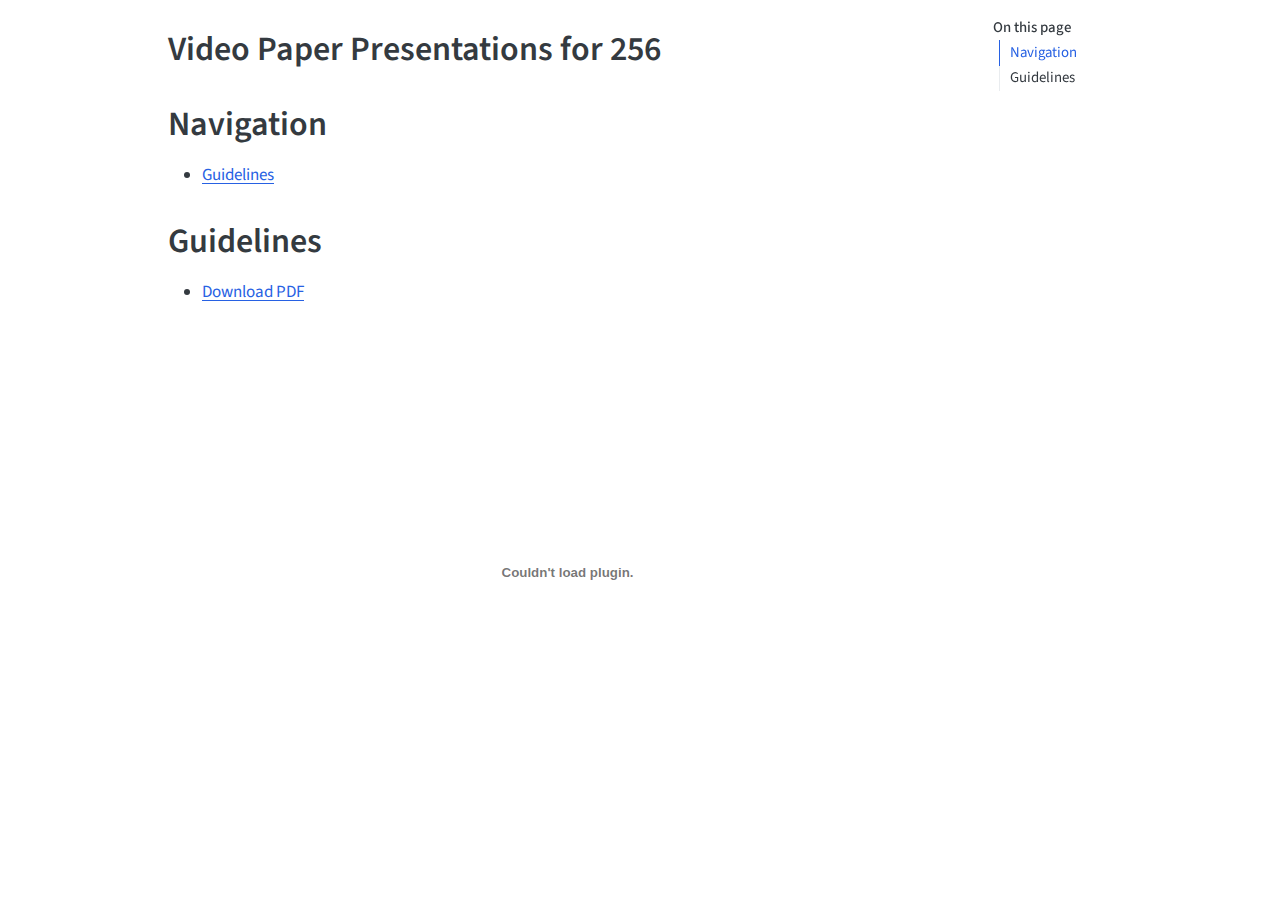
<file: videos.html>
<!DOCTYPE html>
<html xmlns="http://www.w3.org/1999/xhtml" lang="en" xml:lang="en"><head>

<meta charset="utf-8">
<meta name="generator" content="quarto-1.8.27">

<meta name="viewport" content="width=device-width, initial-scale=1.0, user-scalable=yes">


<title>Video Paper Presentations for 256</title>
<style>
code{white-space: pre-wrap;}
span.smallcaps{font-variant: small-caps;}
div.columns{display: flex; gap: min(4vw, 1.5em);}
div.column{flex: auto; overflow-x: auto;}
div.hanging-indent{margin-left: 1.5em; text-indent: -1.5em;}
ul.task-list{list-style: none;}
ul.task-list li input[type="checkbox"] {
  width: 0.8em;
  margin: 0 0.8em 0.2em -1em; /* quarto-specific, see https://github.com/quarto-dev/quarto-cli/issues/4556 */ 
  vertical-align: middle;
}
</style>


<script src="site_libs/quarto-nav/quarto-nav.js"></script>
<script src="site_libs/quarto-nav/headroom.min.js"></script>
<script src="site_libs/clipboard/clipboard.min.js"></script>
<script src="site_libs/quarto-search/autocomplete.umd.js"></script>
<script src="site_libs/quarto-search/fuse.min.js"></script>
<script src="site_libs/quarto-search/quarto-search.js"></script>
<meta name="quarto:offset" content="./">
<script src="site_libs/quarto-html/quarto.js" type="module"></script>
<script src="site_libs/quarto-html/tabsets/tabsets.js" type="module"></script>
<script src="site_libs/quarto-html/axe/axe-check.js" type="module"></script>
<script src="site_libs/quarto-html/popper.min.js"></script>
<script src="site_libs/quarto-html/tippy.umd.min.js"></script>
<script src="site_libs/quarto-html/anchor.min.js"></script>
<link href="site_libs/quarto-html/tippy.css" rel="stylesheet">
<link href="site_libs/quarto-html/quarto-syntax-highlighting-ed96de9b727972fe78a7b5d16c58bf87.css" rel="stylesheet" id="quarto-text-highlighting-styles">
<script src="site_libs/bootstrap/bootstrap.min.js"></script>
<link href="site_libs/bootstrap/bootstrap-icons.css" rel="stylesheet">
<link href="site_libs/bootstrap/bootstrap-251449ada0ddbdd49c494e2ec9d5d6a9.min.css" rel="stylesheet" append-hash="true" id="quarto-bootstrap" data-mode="light">
<script id="quarto-search-options" type="application/json">{
  "location": "sidebar",
  "copy-button": false,
  "collapse-after": 3,
  "panel-placement": "start",
  "type": "textbox",
  "limit": 50,
  "keyboard-shortcut": [
    "f",
    "/",
    "s"
  ],
  "show-item-context": false,
  "language": {
    "search-no-results-text": "No results",
    "search-matching-documents-text": "matching documents",
    "search-copy-link-title": "Copy link to search",
    "search-hide-matches-text": "Hide additional matches",
    "search-more-match-text": "more match in this document",
    "search-more-matches-text": "more matches in this document",
    "search-clear-button-title": "Clear",
    "search-text-placeholder": "",
    "search-detached-cancel-button-title": "Cancel",
    "search-submit-button-title": "Submit",
    "search-label": "Search"
  }
}</script>
<script async="" src="https://www.googletagmanager.com/gtag/js?id=G-QR6SS0MKFJ"></script>

<script type="text/javascript">

window.dataLayer = window.dataLayer || [];
function gtag(){dataLayer.push(arguments);}
gtag('js', new Date());
gtag('config', 'G-QR6SS0MKFJ', { 'anonymize_ip': true});
</script>
<script async="" src="https://siteimproveanalytics.com/js/siteanalyze_6294756.js"></script>


<link rel="stylesheet" href="assets/styles.css">
</head>

<body class="quarto-light">

<div id="quarto-search-results"></div>
<!-- content -->
<div id="quarto-content" class="quarto-container page-columns page-rows-contents page-layout-article">
<!-- sidebar -->
<!-- margin-sidebar -->
    <div id="quarto-margin-sidebar" class="sidebar margin-sidebar">
        <nav id="TOC" role="doc-toc" class="toc-active">
    <h2 id="toc-title">On this page</h2>
   
  <ul>
  <li><a href="#navigation" id="toc-navigation" class="nav-link active" data-scroll-target="#navigation">Navigation</a></li>
  <li><a href="#guidelines" id="toc-guidelines" class="nav-link" data-scroll-target="#guidelines">Guidelines</a></li>
  </ul>
</nav>
    </div>
<!-- main -->
<main class="content" id="quarto-document-content">

<header id="title-block-header" class="quarto-title-block default">
<div class="quarto-title">
<h1 class="title">Video Paper Presentations for 256</h1>
</div>



<div class="quarto-title-meta">

    
  
    
  </div>
  


</header>


<section id="navigation" class="level1">
<h1>Navigation</h1>
<ul>
<li><a href="#guidelines">Guidelines</a></li>
</ul>
</section>
<section id="guidelines" class="level1">
<h1>Guidelines</h1>
<ul>
<li><a href="./VideoGuidelines.pdf">Download PDF</a></li>
</ul>
<embed src="./VideoGuidelines.pdf" type="application/pdf" width="100%" height="500px" title="Embedded PDF Viewer">


</section>

</main> <!-- /main -->
<script id="quarto-html-after-body" type="application/javascript">
  window.document.addEventListener("DOMContentLoaded", function (event) {
    const icon = "";
    const anchorJS = new window.AnchorJS();
    anchorJS.options = {
      placement: 'right',
      icon: icon
    };
    anchorJS.add('.anchored');
    const isCodeAnnotation = (el) => {
      for (const clz of el.classList) {
        if (clz.startsWith('code-annotation-')) {                     
          return true;
        }
      }
      return false;
    }
    const onCopySuccess = function(e) {
      // button target
      const button = e.trigger;
      // don't keep focus
      button.blur();
      // flash "checked"
      button.classList.add('code-copy-button-checked');
      var currentTitle = button.getAttribute("title");
      button.setAttribute("title", "Copied!");
      let tooltip;
      if (window.bootstrap) {
        button.setAttribute("data-bs-toggle", "tooltip");
        button.setAttribute("data-bs-placement", "left");
        button.setAttribute("data-bs-title", "Copied!");
        tooltip = new bootstrap.Tooltip(button, 
          { trigger: "manual", 
            customClass: "code-copy-button-tooltip",
            offset: [0, -8]});
        tooltip.show();    
      }
      setTimeout(function() {
        if (tooltip) {
          tooltip.hide();
          button.removeAttribute("data-bs-title");
          button.removeAttribute("data-bs-toggle");
          button.removeAttribute("data-bs-placement");
        }
        button.setAttribute("title", currentTitle);
        button.classList.remove('code-copy-button-checked');
      }, 1000);
      // clear code selection
      e.clearSelection();
    }
    const getTextToCopy = function(trigger) {
      const outerScaffold = trigger.parentElement.cloneNode(true);
      const codeEl = outerScaffold.querySelector('code');
      for (const childEl of codeEl.children) {
        if (isCodeAnnotation(childEl)) {
          childEl.remove();
        }
      }
      return codeEl.innerText;
    }
    const clipboard = new window.ClipboardJS('.code-copy-button:not([data-in-quarto-modal])', {
      text: getTextToCopy
    });
    clipboard.on('success', onCopySuccess);
    if (window.document.getElementById('quarto-embedded-source-code-modal')) {
      const clipboardModal = new window.ClipboardJS('.code-copy-button[data-in-quarto-modal]', {
        text: getTextToCopy,
        container: window.document.getElementById('quarto-embedded-source-code-modal')
      });
      clipboardModal.on('success', onCopySuccess);
    }
      var localhostRegex = new RegExp(/^(?:http|https):\/\/localhost\:?[0-9]*\//);
      var mailtoRegex = new RegExp(/^mailto:/);
        var filterRegex = new RegExp("https:\/\/stat215b\.berkeley\.edu\/spring-2026\/");
      var isInternal = (href) => {
          return filterRegex.test(href) || localhostRegex.test(href) || mailtoRegex.test(href);
      }
      // Inspect non-navigation links and adorn them if external
     var links = window.document.querySelectorAll('a[href]:not(.nav-link):not(.navbar-brand):not(.toc-action):not(.sidebar-link):not(.sidebar-item-toggle):not(.pagination-link):not(.no-external):not([aria-hidden]):not(.dropdown-item):not(.quarto-navigation-tool):not(.about-link)');
      for (var i=0; i<links.length; i++) {
        const link = links[i];
        if (!isInternal(link.href)) {
          // undo the damage that might have been done by quarto-nav.js in the case of
          // links that we want to consider external
          if (link.dataset.originalHref !== undefined) {
            link.href = link.dataset.originalHref;
          }
        }
      }
    function tippyHover(el, contentFn, onTriggerFn, onUntriggerFn) {
      const config = {
        allowHTML: true,
        maxWidth: 500,
        delay: 100,
        arrow: false,
        appendTo: function(el) {
            return el.parentElement;
        },
        interactive: true,
        interactiveBorder: 10,
        theme: 'quarto',
        placement: 'bottom-start',
      };
      if (contentFn) {
        config.content = contentFn;
      }
      if (onTriggerFn) {
        config.onTrigger = onTriggerFn;
      }
      if (onUntriggerFn) {
        config.onUntrigger = onUntriggerFn;
      }
      window.tippy(el, config); 
    }
    const noterefs = window.document.querySelectorAll('a[role="doc-noteref"]');
    for (var i=0; i<noterefs.length; i++) {
      const ref = noterefs[i];
      tippyHover(ref, function() {
        // use id or data attribute instead here
        let href = ref.getAttribute('data-footnote-href') || ref.getAttribute('href');
        try { href = new URL(href).hash; } catch {}
        const id = href.replace(/^#\/?/, "");
        const note = window.document.getElementById(id);
        if (note) {
          return note.innerHTML;
        } else {
          return "";
        }
      });
    }
    const xrefs = window.document.querySelectorAll('a.quarto-xref');
    const processXRef = (id, note) => {
      // Strip column container classes
      const stripColumnClz = (el) => {
        el.classList.remove("page-full", "page-columns");
        if (el.children) {
          for (const child of el.children) {
            stripColumnClz(child);
          }
        }
      }
      stripColumnClz(note)
      if (id === null || id.startsWith('sec-')) {
        // Special case sections, only their first couple elements
        const container = document.createElement("div");
        if (note.children && note.children.length > 2) {
          container.appendChild(note.children[0].cloneNode(true));
          for (let i = 1; i < note.children.length; i++) {
            const child = note.children[i];
            if (child.tagName === "P" && child.innerText === "") {
              continue;
            } else {
              container.appendChild(child.cloneNode(true));
              break;
            }
          }
          if (window.Quarto?.typesetMath) {
            window.Quarto.typesetMath(container);
          }
          return container.innerHTML
        } else {
          if (window.Quarto?.typesetMath) {
            window.Quarto.typesetMath(note);
          }
          return note.innerHTML;
        }
      } else {
        // Remove any anchor links if they are present
        const anchorLink = note.querySelector('a.anchorjs-link');
        if (anchorLink) {
          anchorLink.remove();
        }
        if (window.Quarto?.typesetMath) {
          window.Quarto.typesetMath(note);
        }
        if (note.classList.contains("callout")) {
          return note.outerHTML;
        } else {
          return note.innerHTML;
        }
      }
    }
    for (var i=0; i<xrefs.length; i++) {
      const xref = xrefs[i];
      tippyHover(xref, undefined, function(instance) {
        instance.disable();
        let url = xref.getAttribute('href');
        let hash = undefined; 
        if (url.startsWith('#')) {
          hash = url;
        } else {
          try { hash = new URL(url).hash; } catch {}
        }
        if (hash) {
          const id = hash.replace(/^#\/?/, "");
          const note = window.document.getElementById(id);
          if (note !== null) {
            try {
              const html = processXRef(id, note.cloneNode(true));
              instance.setContent(html);
            } finally {
              instance.enable();
              instance.show();
            }
          } else {
            // See if we can fetch this
            fetch(url.split('#')[0])
            .then(res => res.text())
            .then(html => {
              const parser = new DOMParser();
              const htmlDoc = parser.parseFromString(html, "text/html");
              const note = htmlDoc.getElementById(id);
              if (note !== null) {
                const html = processXRef(id, note);
                instance.setContent(html);
              } 
            }).finally(() => {
              instance.enable();
              instance.show();
            });
          }
        } else {
          // See if we can fetch a full url (with no hash to target)
          // This is a special case and we should probably do some content thinning / targeting
          fetch(url)
          .then(res => res.text())
          .then(html => {
            const parser = new DOMParser();
            const htmlDoc = parser.parseFromString(html, "text/html");
            const note = htmlDoc.querySelector('main.content');
            if (note !== null) {
              // This should only happen for chapter cross references
              // (since there is no id in the URL)
              // remove the first header
              if (note.children.length > 0 && note.children[0].tagName === "HEADER") {
                note.children[0].remove();
              }
              const html = processXRef(null, note);
              instance.setContent(html);
            } 
          }).finally(() => {
            instance.enable();
            instance.show();
          });
        }
      }, function(instance) {
      });
    }
        let selectedAnnoteEl;
        const selectorForAnnotation = ( cell, annotation) => {
          let cellAttr = 'data-code-cell="' + cell + '"';
          let lineAttr = 'data-code-annotation="' +  annotation + '"';
          const selector = 'span[' + cellAttr + '][' + lineAttr + ']';
          return selector;
        }
        const selectCodeLines = (annoteEl) => {
          const doc = window.document;
          const targetCell = annoteEl.getAttribute("data-target-cell");
          const targetAnnotation = annoteEl.getAttribute("data-target-annotation");
          const annoteSpan = window.document.querySelector(selectorForAnnotation(targetCell, targetAnnotation));
          const lines = annoteSpan.getAttribute("data-code-lines").split(",");
          const lineIds = lines.map((line) => {
            return targetCell + "-" + line;
          })
          let top = null;
          let height = null;
          let parent = null;
          if (lineIds.length > 0) {
              //compute the position of the single el (top and bottom and make a div)
              const el = window.document.getElementById(lineIds[0]);
              top = el.offsetTop;
              height = el.offsetHeight;
              parent = el.parentElement.parentElement;
            if (lineIds.length > 1) {
              const lastEl = window.document.getElementById(lineIds[lineIds.length - 1]);
              const bottom = lastEl.offsetTop + lastEl.offsetHeight;
              height = bottom - top;
            }
            if (top !== null && height !== null && parent !== null) {
              // cook up a div (if necessary) and position it 
              let div = window.document.getElementById("code-annotation-line-highlight");
              if (div === null) {
                div = window.document.createElement("div");
                div.setAttribute("id", "code-annotation-line-highlight");
                div.style.position = 'absolute';
                parent.appendChild(div);
              }
              div.style.top = top - 2 + "px";
              div.style.height = height + 4 + "px";
              div.style.left = 0;
              let gutterDiv = window.document.getElementById("code-annotation-line-highlight-gutter");
              if (gutterDiv === null) {
                gutterDiv = window.document.createElement("div");
                gutterDiv.setAttribute("id", "code-annotation-line-highlight-gutter");
                gutterDiv.style.position = 'absolute';
                const codeCell = window.document.getElementById(targetCell);
                const gutter = codeCell.querySelector('.code-annotation-gutter');
                gutter.appendChild(gutterDiv);
              }
              gutterDiv.style.top = top - 2 + "px";
              gutterDiv.style.height = height + 4 + "px";
            }
            selectedAnnoteEl = annoteEl;
          }
        };
        const unselectCodeLines = () => {
          const elementsIds = ["code-annotation-line-highlight", "code-annotation-line-highlight-gutter"];
          elementsIds.forEach((elId) => {
            const div = window.document.getElementById(elId);
            if (div) {
              div.remove();
            }
          });
          selectedAnnoteEl = undefined;
        };
          // Handle positioning of the toggle
      window.addEventListener(
        "resize",
        throttle(() => {
          elRect = undefined;
          if (selectedAnnoteEl) {
            selectCodeLines(selectedAnnoteEl);
          }
        }, 10)
      );
      function throttle(fn, ms) {
      let throttle = false;
      let timer;
        return (...args) => {
          if(!throttle) { // first call gets through
              fn.apply(this, args);
              throttle = true;
          } else { // all the others get throttled
              if(timer) clearTimeout(timer); // cancel #2
              timer = setTimeout(() => {
                fn.apply(this, args);
                timer = throttle = false;
              }, ms);
          }
        };
      }
        // Attach click handler to the DT
        const annoteDls = window.document.querySelectorAll('dt[data-target-cell]');
        for (const annoteDlNode of annoteDls) {
          annoteDlNode.addEventListener('click', (event) => {
            const clickedEl = event.target;
            if (clickedEl !== selectedAnnoteEl) {
              unselectCodeLines();
              const activeEl = window.document.querySelector('dt[data-target-cell].code-annotation-active');
              if (activeEl) {
                activeEl.classList.remove('code-annotation-active');
              }
              selectCodeLines(clickedEl);
              clickedEl.classList.add('code-annotation-active');
            } else {
              // Unselect the line
              unselectCodeLines();
              clickedEl.classList.remove('code-annotation-active');
            }
          });
        }
    const findCites = (el) => {
      const parentEl = el.parentElement;
      if (parentEl) {
        const cites = parentEl.dataset.cites;
        if (cites) {
          return {
            el,
            cites: cites.split(' ')
          };
        } else {
          return findCites(el.parentElement)
        }
      } else {
        return undefined;
      }
    };
    var bibliorefs = window.document.querySelectorAll('a[role="doc-biblioref"]');
    for (var i=0; i<bibliorefs.length; i++) {
      const ref = bibliorefs[i];
      const citeInfo = findCites(ref);
      if (citeInfo) {
        tippyHover(citeInfo.el, function() {
          var popup = window.document.createElement('div');
          citeInfo.cites.forEach(function(cite) {
            var citeDiv = window.document.createElement('div');
            citeDiv.classList.add('hanging-indent');
            citeDiv.classList.add('csl-entry');
            var biblioDiv = window.document.getElementById('ref-' + cite);
            if (biblioDiv) {
              citeDiv.innerHTML = biblioDiv.innerHTML;
            }
            popup.appendChild(citeDiv);
          });
          return popup.innerHTML;
        });
      }
    }
  });
  </script>
</div> <!-- /content -->




</body></html>
</file>
<file: site_libs/quarto-html/tippy.css>
.tippy-box[data-animation=fade][data-state=hidden]{opacity:0}[data-tippy-root]{max-width:calc(100vw - 10px)}.tippy-box{position:relative;background-color:#333;color:#fff;border-radius:4px;font-size:14px;line-height:1.4;white-space:normal;outline:0;transition-property:transform,visibility,opacity}.tippy-box[data-placement^=top]>.tippy-arrow{bottom:0}.tippy-box[data-placement^=top]>.tippy-arrow:before{bottom:-7px;left:0;border-width:8px 8px 0;border-top-color:initial;transform-origin:center top}.tippy-box[data-placement^=bottom]>.tippy-arrow{top:0}.tippy-box[data-placement^=bottom]>.tippy-arrow:before{top:-7px;left:0;border-width:0 8px 8px;border-bottom-color:initial;transform-origin:center bottom}.tippy-box[data-placement^=left]>.tippy-arrow{right:0}.tippy-box[data-placement^=left]>.tippy-arrow:before{border-width:8px 0 8px 8px;border-left-color:initial;right:-7px;transform-origin:center left}.tippy-box[data-placement^=right]>.tippy-arrow{left:0}.tippy-box[data-placement^=right]>.tippy-arrow:before{left:-7px;border-width:8px 8px 8px 0;border-right-color:initial;transform-origin:center right}.tippy-box[data-inertia][data-state=visible]{transition-timing-function:cubic-bezier(.54,1.5,.38,1.11)}.tippy-arrow{width:16px;height:16px;color:#333}.tippy-arrow:before{content:"";position:absolute;border-color:transparent;border-style:solid}.tippy-content{position:relative;padding:5px 9px;z-index:1}
</file>
<file: site_libs/quarto-html/quarto-syntax-highlighting-7f8f88aac4f3542376d5c11b86a4c14d.css>
/* quarto syntax highlight colors */
:root {
  --quarto-hl-ot-color: #003B4F;
  --quarto-hl-at-color: #657422;
  --quarto-hl-ss-color: #20794D;
  --quarto-hl-an-color: #5E5E5E;
  --quarto-hl-fu-color: #4758AB;
  --quarto-hl-st-color: #20794D;
  --quarto-hl-cf-color: #003B4F;
  --quarto-hl-op-color: #5E5E5E;
  --quarto-hl-er-color: #AD0000;
  --quarto-hl-bn-color: #AD0000;
  --quarto-hl-al-color: #AD0000;
  --quarto-hl-va-color: #111111;
  --quarto-hl-bu-color: inherit;
  --quarto-hl-ex-color: inherit;
  --quarto-hl-pp-color: #AD0000;
  --quarto-hl-in-color: #5E5E5E;
  --quarto-hl-vs-color: #20794D;
  --quarto-hl-wa-color: #5E5E5E;
  --quarto-hl-do-color: #5E5E5E;
  --quarto-hl-im-color: #00769E;
  --quarto-hl-ch-color: #20794D;
  --quarto-hl-dt-color: #AD0000;
  --quarto-hl-fl-color: #AD0000;
  --quarto-hl-co-color: #5E5E5E;
  --quarto-hl-cv-color: #5E5E5E;
  --quarto-hl-cn-color: #8f5902;
  --quarto-hl-sc-color: #5E5E5E;
  --quarto-hl-dv-color: #AD0000;
  --quarto-hl-kw-color: #003B4F;
}

/* other quarto variables */
:root {
  --quarto-font-monospace: SFMono-Regular, Menlo, Monaco, Consolas, "Liberation Mono", "Courier New", monospace;
}

/* syntax highlight based on Pandoc's rules */
pre > code.sourceCode > span {
  color: #003B4F;
}

code.sourceCode > span {
  color: #003B4F;
}

div.sourceCode,
div.sourceCode pre.sourceCode {
  color: #003B4F;
}

/* Normal */
code span {
  color: #003B4F;
}

/* Alert */
code span.al {
  color: #AD0000;
  font-style: inherit;
}

/* Annotation */
code span.an {
  color: #5E5E5E;
  font-style: inherit;
}

/* Attribute */
code span.at {
  color: #657422;
  font-style: inherit;
}

/* BaseN */
code span.bn {
  color: #AD0000;
  font-style: inherit;
}

/* BuiltIn */
code span.bu {
  font-style: inherit;
}

/* ControlFlow */
code span.cf {
  color: #003B4F;
  font-weight: bold;
  font-style: inherit;
}

/* Char */
code span.ch {
  color: #20794D;
  font-style: inherit;
}

/* Constant */
code span.cn {
  color: #8f5902;
  font-style: inherit;
}

/* Comment */
code span.co {
  color: #5E5E5E;
  font-style: inherit;
}

/* CommentVar */
code span.cv {
  color: #5E5E5E;
  font-style: italic;
}

/* Documentation */
code span.do {
  color: #5E5E5E;
  font-style: italic;
}

/* DataType */
code span.dt {
  color: #AD0000;
  font-style: inherit;
}

/* DecVal */
code span.dv {
  color: #AD0000;
  font-style: inherit;
}

/* Error */
code span.er {
  color: #AD0000;
  font-style: inherit;
}

/* Extension */
code span.ex {
  font-style: inherit;
}

/* Float */
code span.fl {
  color: #AD0000;
  font-style: inherit;
}

/* Function */
code span.fu {
  color: #4758AB;
  font-style: inherit;
}

/* Import */
code span.im {
  color: #00769E;
  font-style: inherit;
}

/* Information */
code span.in {
  color: #5E5E5E;
  font-style: inherit;
}

/* Keyword */
code span.kw {
  color: #003B4F;
  font-weight: bold;
  font-style: inherit;
}

/* Operator */
code span.op {
  color: #5E5E5E;
  font-style: inherit;
}

/* Other */
code span.ot {
  color: #003B4F;
  font-style: inherit;
}

/* Preprocessor */
code span.pp {
  color: #AD0000;
  font-style: inherit;
}

/* SpecialChar */
code span.sc {
  color: #5E5E5E;
  font-style: inherit;
}

/* SpecialString */
code span.ss {
  color: #20794D;
  font-style: inherit;
}

/* String */
code span.st {
  color: #20794D;
  font-style: inherit;
}

/* Variable */
code span.va {
  color: #111111;
  font-style: inherit;
}

/* VerbatimString */
code span.vs {
  color: #20794D;
  font-style: inherit;
}

/* Warning */
code span.wa {
  color: #5E5E5E;
  font-style: italic;
}

.prevent-inlining {
  content: "</";
}

/*# sourceMappingURL=789ad8cd35626ba772517505b42a116e.css.map */
</file>
<file: assets/styles.css>
.label {
    border-radius: 9px;
    padding: 5px;
    color: white;
}

.label-Lecture { background-color: #4767FF}
.label-Participation { background-color:  #7A77B9}
.label-Project { background-color: #C82DC6}
.label-Homework { background-color: #E62100}
.label-Reading { background-color: #2E7D32}
.label-Assignment { background-color: #E62100}


th {
    width: 10%;
}

td:first-of-type {
    width: 60%;
}

td:last-of-type {
    width: 30%;
}

table {
    border: 2px solid;
}

button > a {
    color: white;
    text-decoration: none;
}

button {
    border: none;
}

.border {
  color:#069;
  font-weight: bold;
}
</file>
<file: site_libs/quarto-html/quarto-syntax-highlighting-ed96de9b727972fe78a7b5d16c58bf87.css>
/* quarto syntax highlight colors */
:root {
  --quarto-hl-ot-color: #003B4F;
  --quarto-hl-at-color: #657422;
  --quarto-hl-ss-color: #20794D;
  --quarto-hl-an-color: #5E5E5E;
  --quarto-hl-fu-color: #4758AB;
  --quarto-hl-st-color: #20794D;
  --quarto-hl-cf-color: #003B4F;
  --quarto-hl-op-color: #5E5E5E;
  --quarto-hl-er-color: #AD0000;
  --quarto-hl-bn-color: #AD0000;
  --quarto-hl-al-color: #AD0000;
  --quarto-hl-va-color: #111111;
  --quarto-hl-bu-color: inherit;
  --quarto-hl-ex-color: inherit;
  --quarto-hl-pp-color: #AD0000;
  --quarto-hl-in-color: #5E5E5E;
  --quarto-hl-vs-color: #20794D;
  --quarto-hl-wa-color: #5E5E5E;
  --quarto-hl-do-color: #5E5E5E;
  --quarto-hl-im-color: #00769E;
  --quarto-hl-ch-color: #20794D;
  --quarto-hl-dt-color: #AD0000;
  --quarto-hl-fl-color: #AD0000;
  --quarto-hl-co-color: #5E5E5E;
  --quarto-hl-cv-color: #5E5E5E;
  --quarto-hl-cn-color: #8f5902;
  --quarto-hl-sc-color: #5E5E5E;
  --quarto-hl-dv-color: #AD0000;
  --quarto-hl-kw-color: #003B4F;
}

/* other quarto variables */
:root {
  --quarto-font-monospace: SFMono-Regular, Menlo, Monaco, Consolas, "Liberation Mono", "Courier New", monospace;
}

/* syntax highlight based on Pandoc's rules */
pre > code.sourceCode > span {
  color: #003B4F;
}

code.sourceCode > span {
  color: #003B4F;
}

div.sourceCode,
div.sourceCode pre.sourceCode {
  color: #003B4F;
}

/* Normal */
code span {
  color: #003B4F;
}

/* Alert */
code span.al {
  color: #AD0000;
  font-style: inherit;
}

/* Annotation */
code span.an {
  color: #5E5E5E;
  font-style: inherit;
}

/* Attribute */
code span.at {
  color: #657422;
  font-style: inherit;
}

/* BaseN */
code span.bn {
  color: #AD0000;
  font-style: inherit;
}

/* BuiltIn */
code span.bu {
  font-style: inherit;
}

/* ControlFlow */
code span.cf {
  color: #003B4F;
  font-weight: bold;
  font-style: inherit;
}

/* Char */
code span.ch {
  color: #20794D;
  font-style: inherit;
}

/* Constant */
code span.cn {
  color: #8f5902;
  font-style: inherit;
}

/* Comment */
code span.co {
  color: #5E5E5E;
  font-style: inherit;
}

/* CommentVar */
code span.cv {
  color: #5E5E5E;
  font-style: italic;
}

/* Documentation */
code span.do {
  color: #5E5E5E;
  font-style: italic;
}

/* DataType */
code span.dt {
  color: #AD0000;
  font-style: inherit;
}

/* DecVal */
code span.dv {
  color: #AD0000;
  font-style: inherit;
}

/* Error */
code span.er {
  color: #AD0000;
  font-style: inherit;
}

/* Extension */
code span.ex {
  font-style: inherit;
}

/* Float */
code span.fl {
  color: #AD0000;
  font-style: inherit;
}

/* Function */
code span.fu {
  color: #4758AB;
  font-style: inherit;
}

/* Import */
code span.im {
  color: #00769E;
  font-style: inherit;
}

/* Information */
code span.in {
  color: #5E5E5E;
  font-style: inherit;
}

/* Keyword */
code span.kw {
  color: #003B4F;
  font-weight: bold;
  font-style: inherit;
}

/* Operator */
code span.op {
  color: #5E5E5E;
  font-style: inherit;
}

/* Other */
code span.ot {
  color: #003B4F;
  font-style: inherit;
}

/* Preprocessor */
code span.pp {
  color: #AD0000;
  font-style: inherit;
}

/* SpecialChar */
code span.sc {
  color: #5E5E5E;
  font-style: inherit;
}

/* SpecialString */
code span.ss {
  color: #20794D;
  font-style: inherit;
}

/* String */
code span.st {
  color: #20794D;
  font-style: inherit;
}

/* Variable */
code span.va {
  color: #111111;
  font-style: inherit;
}

/* VerbatimString */
code span.vs {
  color: #20794D;
  font-style: inherit;
}

/* Warning */
code span.wa {
  color: #5E5E5E;
  font-style: italic;
}

.prevent-inlining {
  content: "</";
}

/*# sourceMappingURL=0920dd6d7437995b8cdf7429764427b1.css.map */
</file>
